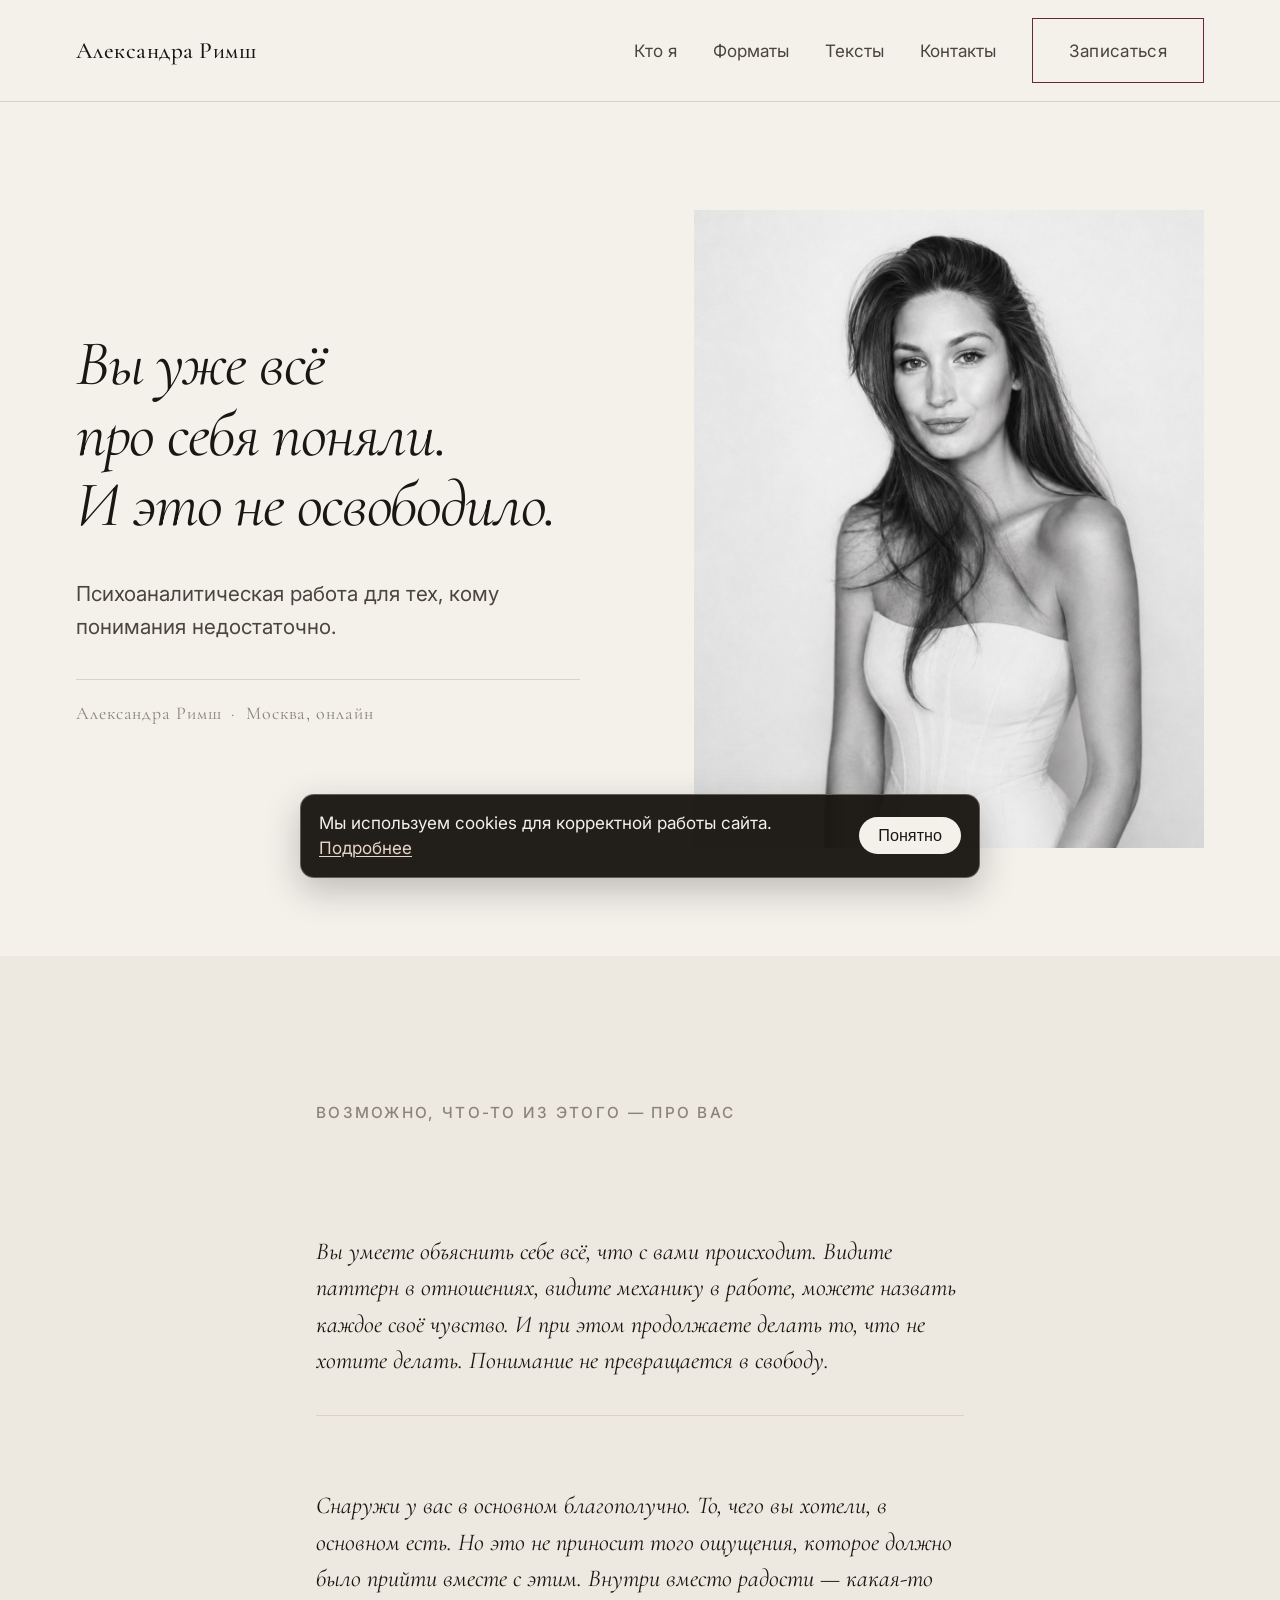
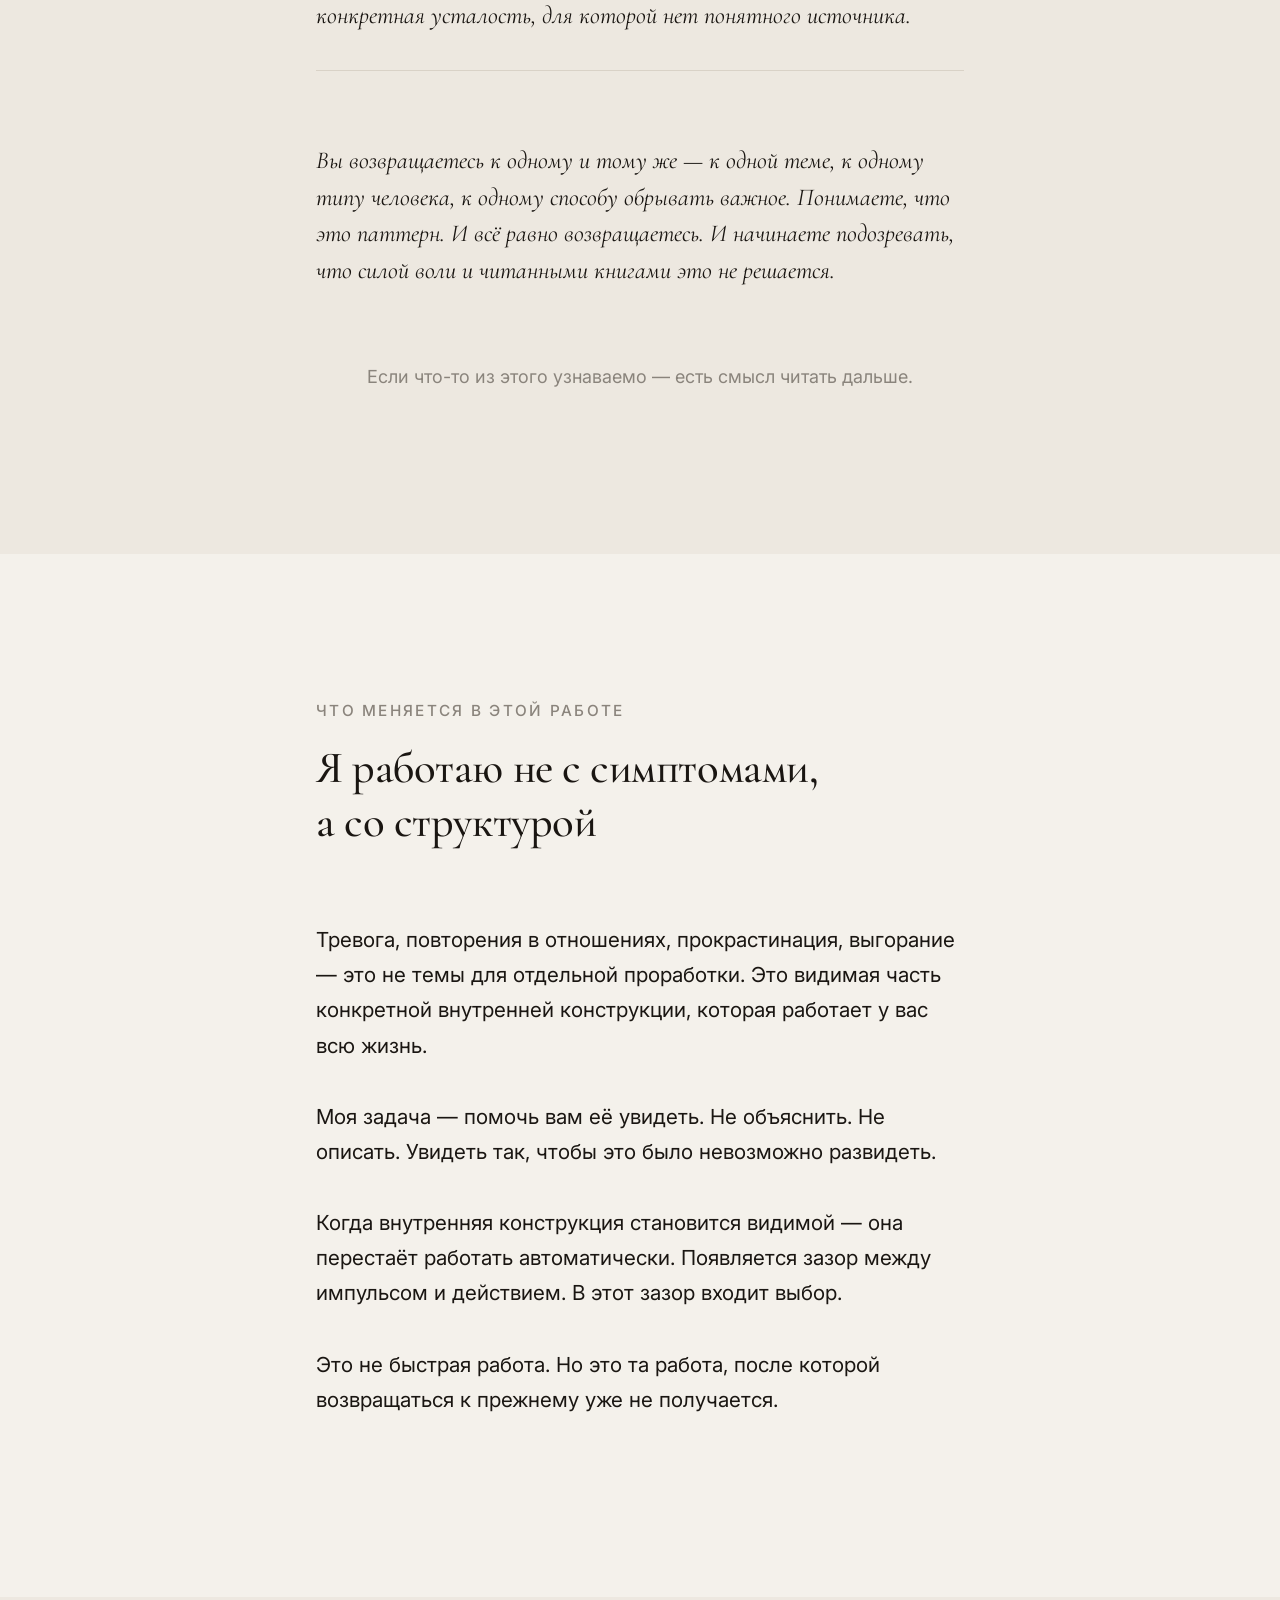
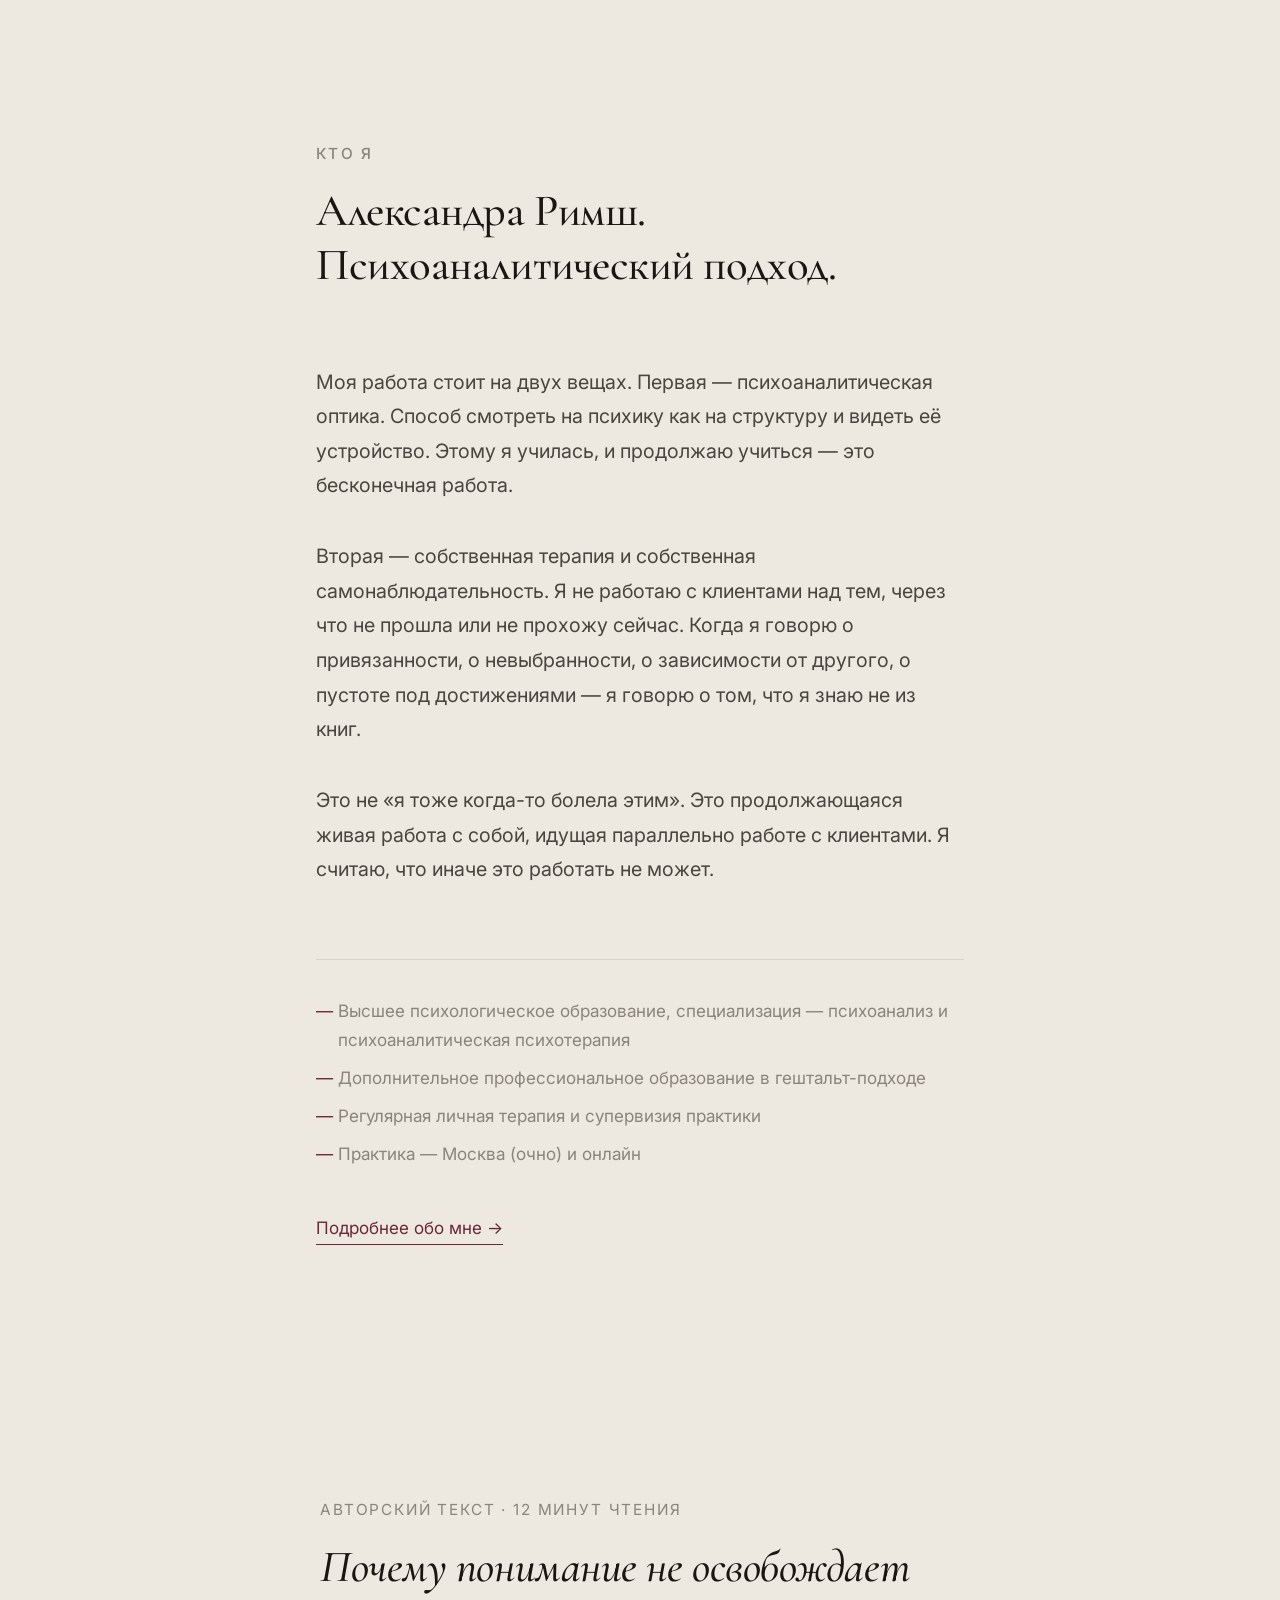
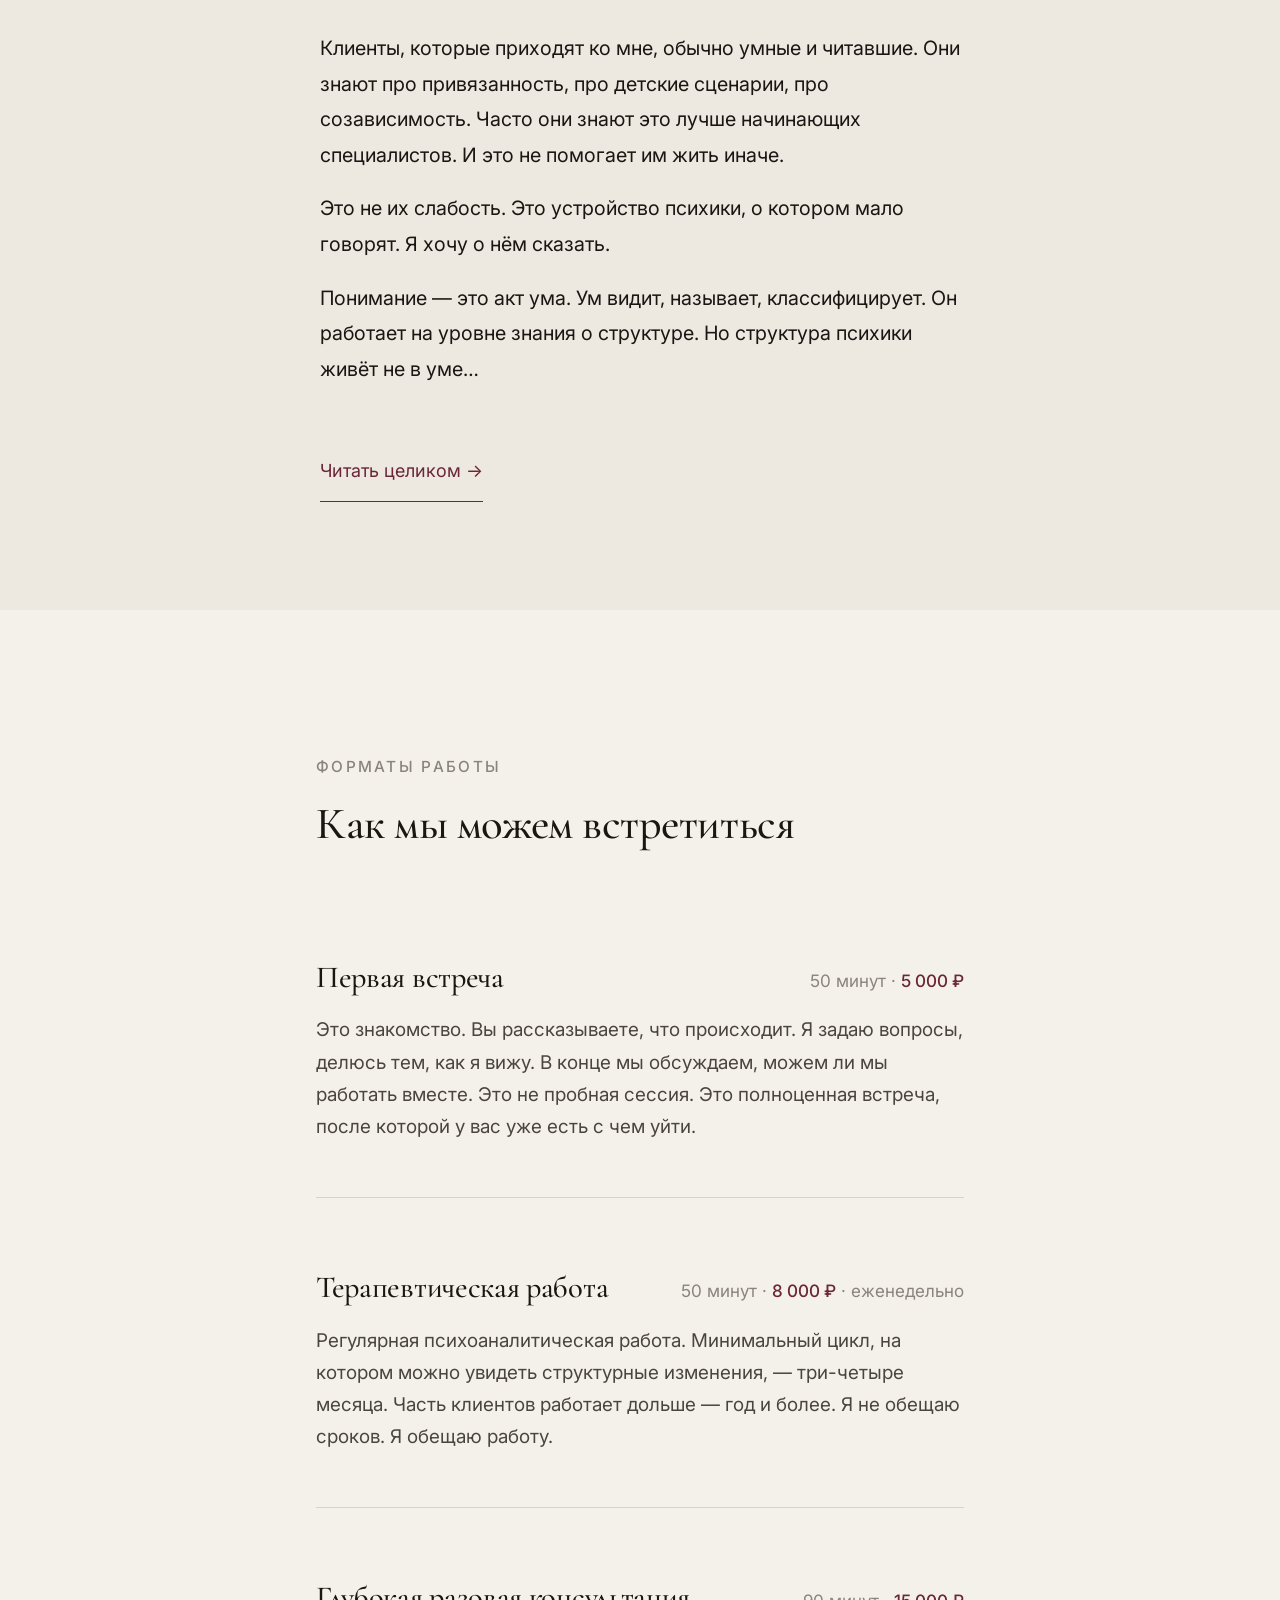
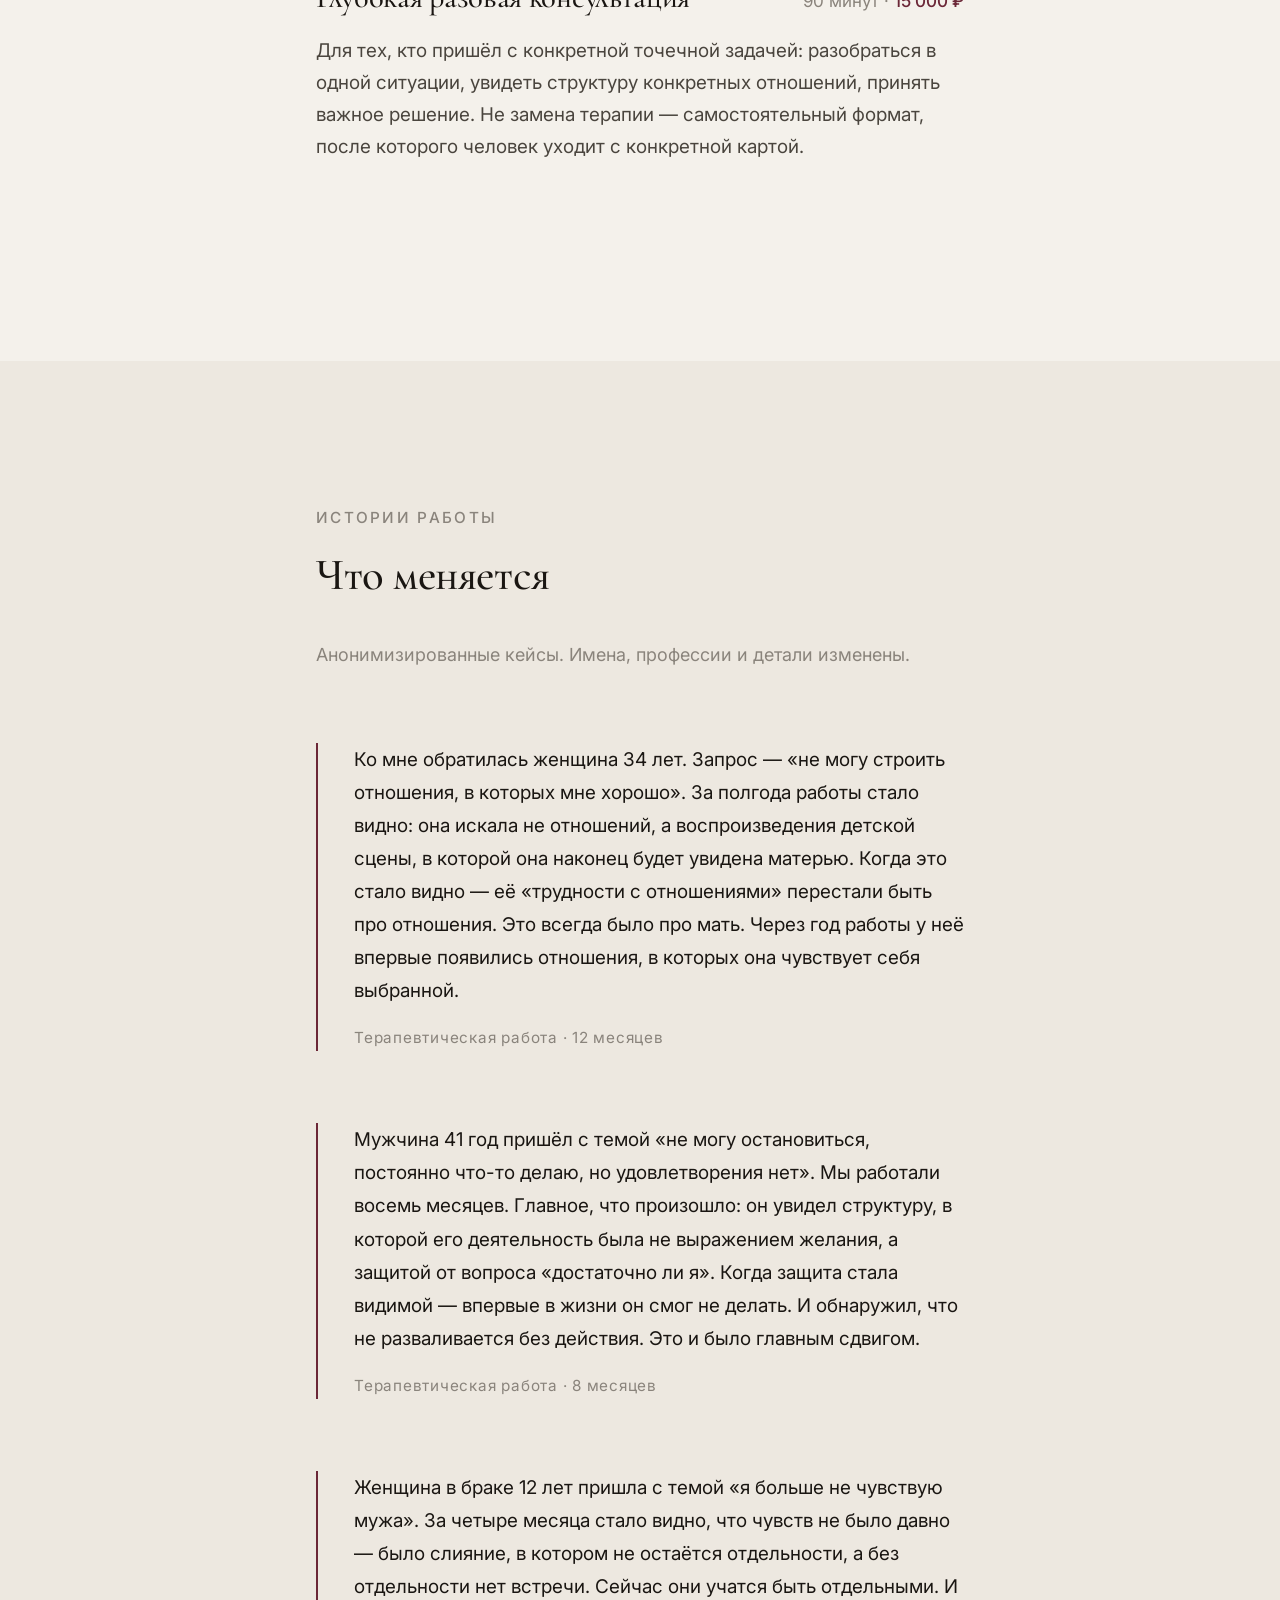
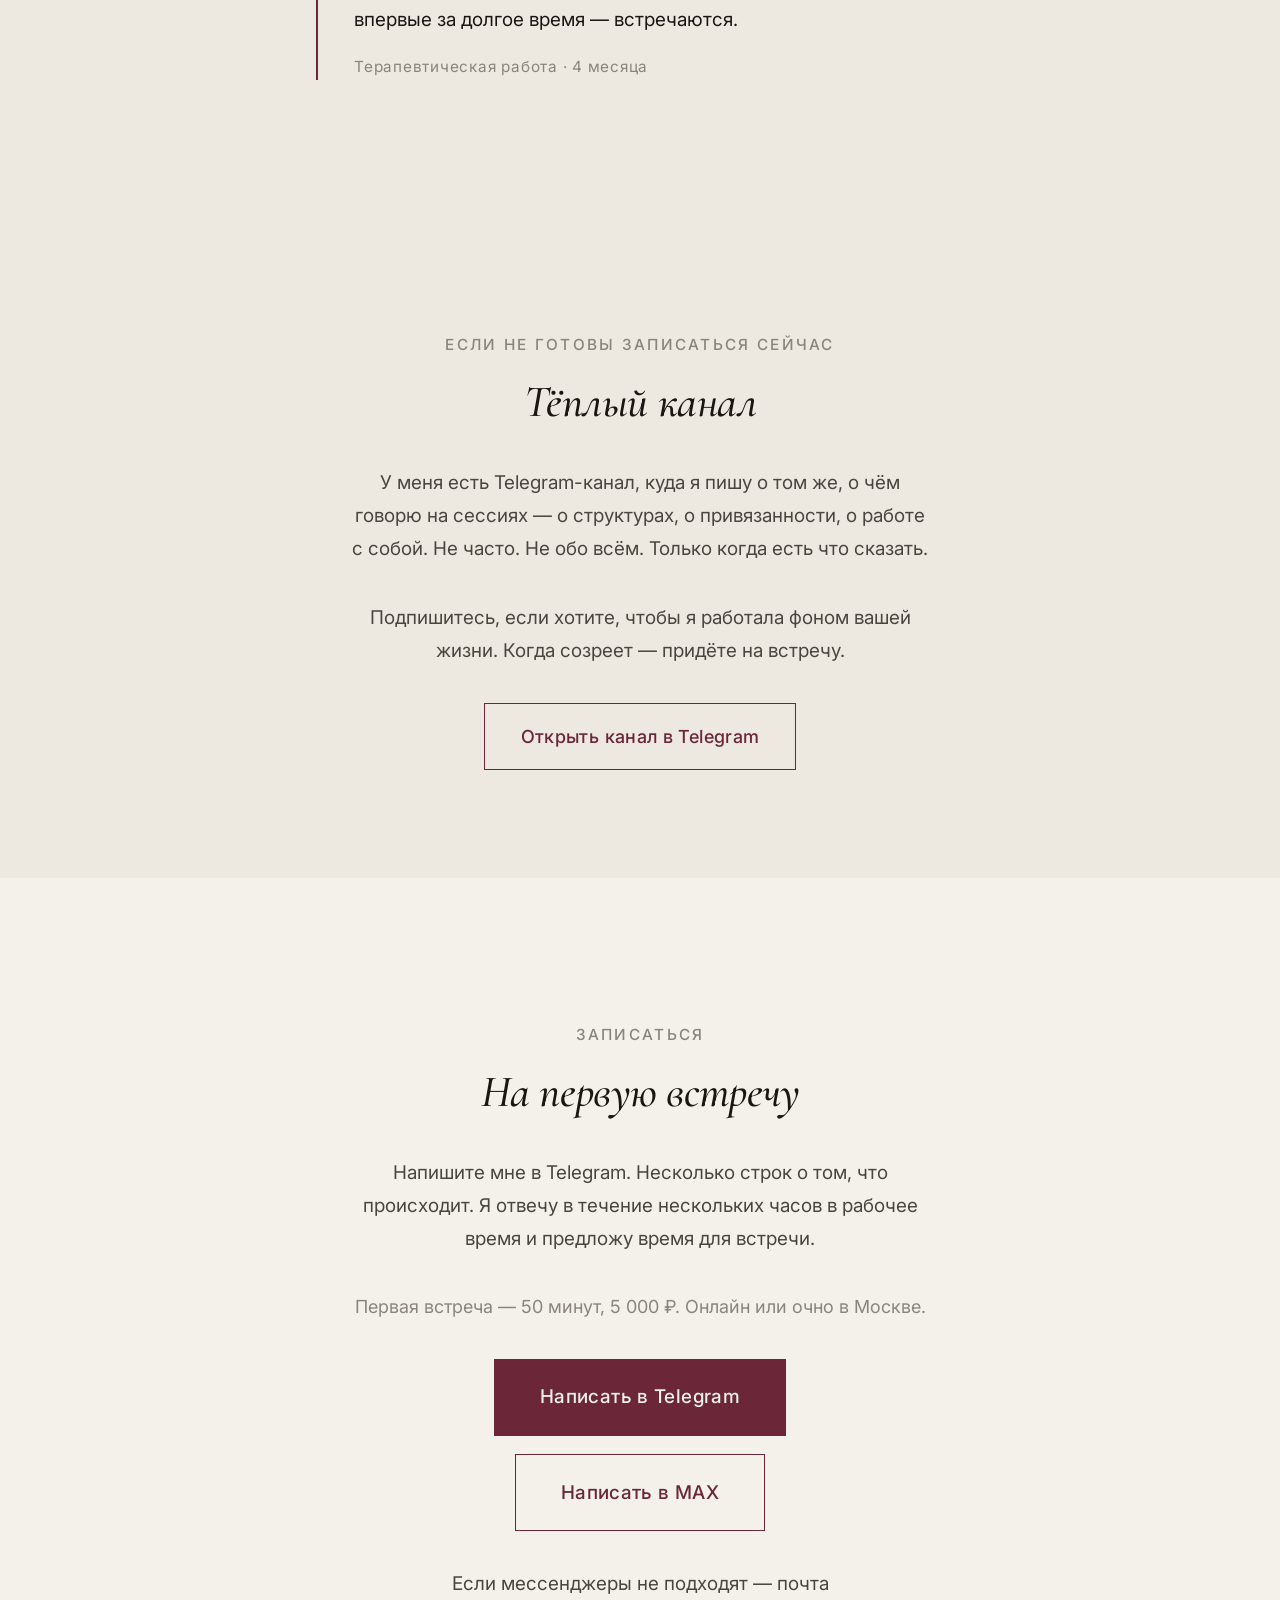
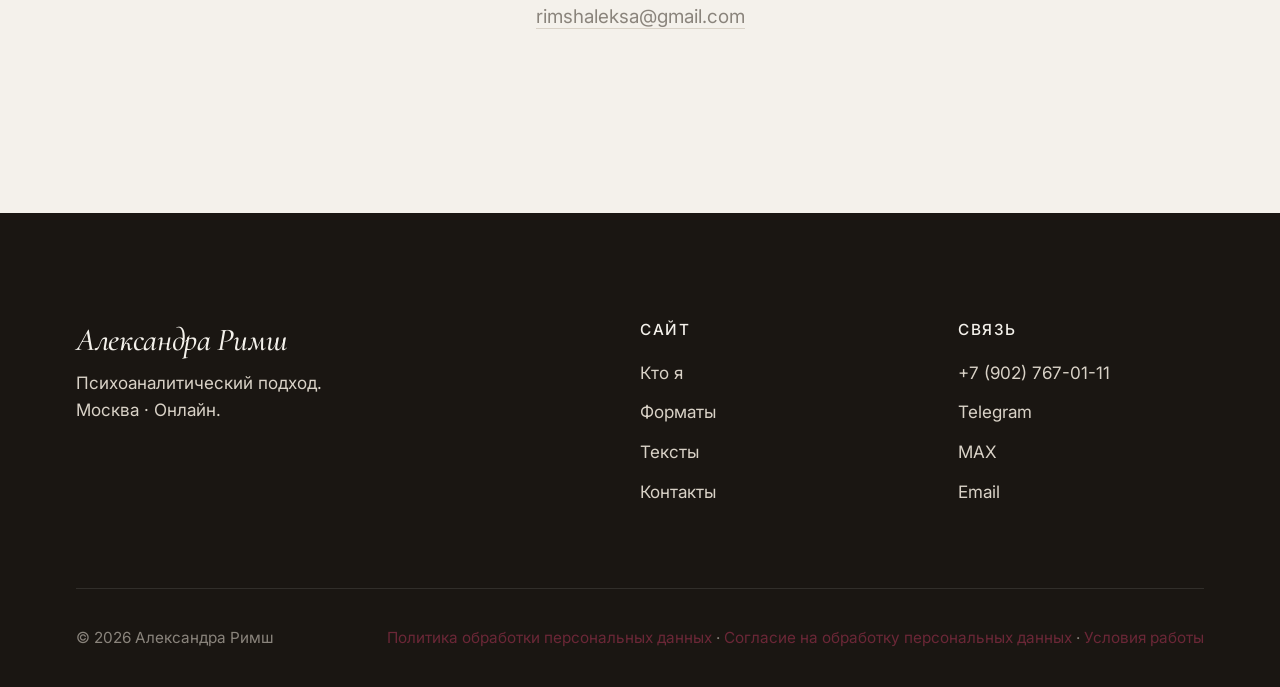
<file: index.html>
<!DOCTYPE html>
<html lang="ru">
<head>
  <meta charset="UTF-8">
  <meta name="viewport" content="width=device-width, initial-scale=1.0">

  <title>Александра Римш — психоаналитическая работа · Москва, онлайн</title>
  <meta name="description" content="Психоаналитический подход для тех, у кого с пониманием себя всё в порядке — и кто при этом не свободен. Москва и онлайн. Александра Римш.">
  <link rel="canonical" href="https://sasharimsh.ru/">

  <!-- Open Graph -->
  <meta property="og:type" content="website">
  <meta property="og:url" content="https://sasharimsh.ru/">
  <meta property="og:title" content="Александра Римш — психоаналитическая работа">
  <meta property="og:description" content="Психоаналитический подход для тех, у кого с пониманием себя всё в порядке — и кто при этом не свободен.">
  <meta property="og:image" content="https://sasharimsh.ru/images/og-cover.jpg">
  <meta property="og:locale" content="ru_RU">

  <!-- Twitter Card -->
  <meta name="twitter:card" content="summary_large_image">
  <meta name="twitter:image" content="https://sasharimsh.ru/images/og-cover.jpg">
  <meta name="twitter:title" content="Александра Римш — психоаналитическая работа">
  <meta name="twitter:description" content="Психоаналитический подход для тех, кто уже всё про себя понял — и не освободился.">

  <link rel="stylesheet" href="css/style.css">
  <link rel="icon" type="image/png" href="images/favicon.png">
</head>
<body>

  <!-- ШАПКА -->
  <header class="site-header">
    <div class="site-header__inner">
      <a href="/" class="site-header__logo">Александра Римш</a>
      <button class="site-nav__toggle" aria-label="Меню" aria-expanded="false">
        <svg viewBox="0 0 24 24" fill="none" stroke="currentColor" stroke-width="1.5">
          <line x1="3" y1="6" x2="21" y2="6"/>
          <line x1="3" y1="12" x2="21" y2="12"/>
          <line x1="3" y1="18" x2="21" y2="18"/>
        </svg>
      </button>
      <nav class="site-nav">
        <a href="about.html">Кто я</a>
        <a href="services.html">Форматы</a>
        <a href="articles.html">Тексты</a>
        <a href="contacts.html">Контакты</a>
        <a href="#zapis" class="button button--outline">Записаться</a>
      </nav>
    </div>
  </header>

  <!-- HERO -->
  <section class="hero">
    <div class="hero__inner">
      <div class="hero__content">
        <h1>
          <span>Вы уже всё</span>
          <span>про себя поняли.</span>
          <span>И это не освободило.</span>
        </h1>
        <p class="hero__subtitle">
          Психоаналитическая работа для тех, кому понимания недостаточно.
        </p>
        <div class="hero__name">
          Александра Римш &nbsp;·&nbsp; Москва, онлайн
        </div>
      </div>
      <div class="hero__image">
        <img
          src="images/hero-portrait.jpg"
          alt="Александра Римш"
          class="hero__portrait"
          loading="eager"
        >
      </div>
    </div>
  </section>

  <!-- УЗНАВАНИЕ -->
  <section class="section section--soft">
    <div class="container-narrow">
      <div class="section__title fade-in">
        <div class="section__label">Возможно, что-то из этого — про вас</div>
      </div>

      <div class="recognition__items">
        <div class="recognition__item fade-in">
          Вы умеете объяснить себе всё, что с вами происходит. Видите паттерн в отношениях, видите механику в работе, можете назвать каждое своё чувство. И при этом продолжаете делать то, что не хотите делать. Понимание не превращается в свободу.
        </div>

        <div class="recognition__item fade-in">
          Снаружи у вас в основном благополучно. То, чего вы хотели, в основном есть. Но это не приносит того ощущения, которое должно было прийти вместе с этим. Внутри вместо радости — какая-то конкретная усталость, для которой нет понятного источника.
        </div>

        <div class="recognition__item fade-in">
          Вы возвращаетесь к одному и тому же — к одной теме, к одному типу человека, к одному способу обрывать важное. Понимаете, что это паттерн. И всё равно возвращаетесь. И начинаете подозревать, что силой воли и читанными книгами это не решается.
        </div>
      </div>

      <p class="recognition__connector fade-in">
        Если что-то из этого узнаваемо — есть смысл читать дальше.
      </p>
    </div>
  </section>

  <!-- ОБЕЩАНИЕ -->
  <section class="section">
    <div class="container-narrow promise">
      <div class="section__title fade-in">
        <div class="section__label">Что меняется в этой работе</div>
        <h2>Я работаю не с симптомами,<br>а со структурой</h2>
      </div>

      <div class="fade-in">
        <p>
          Тревога, повторения в отношениях, прокрастинация, выгорание — это не темы для отдельной проработки. Это видимая часть конкретной внутренней конструкции, которая работает у вас всю жизнь.
        </p>
        <p>
          Моя задача — помочь вам её увидеть. Не объяснить. Не описать. Увидеть так, чтобы это было невозможно развидеть.
        </p>
        <p>
          Когда внутренняя конструкция становится видимой — она перестаёт работать автоматически. Появляется зазор между импульсом и действием. В этот зазор входит выбор.
        </p>
        <p>
          Это не быстрая работа. Но это та работа, после которой возвращаться к прежнему уже не получается.
        </p>
      </div>
    </div>
  </section>

  <!-- КТО Я -->
  <section class="section section--soft">
    <div class="container-narrow about-block">
      <div class="section__title fade-in">
        <div class="section__label">Кто я</div>
        <h2>Александра Римш.<br>Психоаналитический подход.</h2>
      </div>

      <div class="about-block__content fade-in">
        <p>
          Моя работа стоит на двух вещах. Первая — психоаналитическая оптика. Способ смотреть на психику как на структуру и видеть её устройство. Этому я училась, и продолжаю учиться — это бесконечная работа.
        </p>
        <p>
          Вторая — собственная терапия и собственная самонаблюдательность. Я не работаю с клиентами над тем, через что не прошла или не прохожу сейчас. Когда я говорю о привязанности, о невыбранности, о зависимости от другого, о пустоте под достижениями — я говорю о том, что я знаю не из книг.
        </p>
        <p>
          Это не «я тоже когда-то болела этим». Это продолжающаяся живая работа с собой, идущая параллельно работе с клиентами. Я считаю, что иначе это работать не может.
        </p>

        <ul class="about-block__credentials">
          <li>Высшее психологическое образование, специализация — психоанализ и психоаналитическая психотерапия</li>
          <li>Дополнительное профессиональное образование в гештальт-подходе</li>
          <li>Регулярная личная терапия и супервизия практики</li>
          <li>Практика — Москва (очно) и онлайн</li>
        </ul>

        <a href="about.html" class="about-block__more">Подробнее обо мне →</a>
      </div>
    </div>
  </section>

  <!-- ОБРАЗЕЦ ОПТИКИ (превью) -->
  <section class="essay-preview">
    <div class="essay-preview__inner fade-in">
      <div class="essay-preview__label">Авторский текст · 12 минут чтения</div>
      <h2>Почему понимание не освобождает</h2>

      <p>
        Клиенты, которые приходят ко мне, обычно умные и читавшие. Они знают про привязанность, про детские сценарии, про созависимость. Часто они знают это лучше начинающих специалистов. И это не помогает им жить иначе.
      </p>
      <p>
        Это не их слабость. Это устройство психики, о котором мало говорят. Я хочу о нём сказать.
      </p>
      <p>
        Понимание — это акт ума. Ум видит, называет, классифицирует. Он работает на уровне знания о структуре. Но структура психики живёт не в уме…
      </p>

      <a href="article-1.html" class="essay-preview__more">
        Читать целиком →
      </a>
    </div>
  </section>

  <!-- ФОРМАТЫ РАБОТЫ -->
  <section class="section">
    <div class="container-narrow">
      <div class="section__title fade-in">
        <div class="section__label">Форматы работы</div>
        <h2>Как мы можем встретиться</h2>
      </div>

      <div class="formats">
        <article class="format fade-in">
          <header class="format__header">
            <h3 class="format__title">Первая встреча</h3>
            <span class="format__meta">50 минут · <span class="format__price">5 000 ₽</span></span>
          </header>
          <p class="format__description">
            Это знакомство. Вы рассказываете, что происходит. Я задаю вопросы, делюсь тем, как я вижу. В конце мы обсуждаем, можем ли мы работать вместе. Это не пробная сессия. Это полноценная встреча, после которой у вас уже есть с чем уйти.
          </p>
        </article>

        <article class="format fade-in">
          <header class="format__header">
            <h3 class="format__title">Терапевтическая работа</h3>
            <span class="format__meta">50 минут · <span class="format__price">8 000 ₽</span> · еженедельно</span>
          </header>
          <p class="format__description">
            Регулярная психоаналитическая работа. Минимальный цикл, на котором можно увидеть структурные изменения, — три-четыре месяца. Часть клиентов работает дольше — год и более. Я не обещаю сроков. Я обещаю работу.
          </p>
        </article>

        <article class="format fade-in">
          <header class="format__header">
            <h3 class="format__title">Глубокая разовая консультация</h3>
            <span class="format__meta">90 минут · <span class="format__price">15 000 ₽</span></span>
          </header>
          <p class="format__description">
            Для тех, кто пришёл с конкретной точечной задачей: разобраться в одной ситуации, увидеть структуру конкретных отношений, принять важное решение. Не замена терапии — самостоятельный формат, после которого человек уходит с конкретной картой.
          </p>
        </article>
      </div>
    </div>
  </section>

  <!-- ИСТОРИИ РАБОТЫ -->
  <section class="section section--soft">
    <div class="container-narrow">
      <div class="section__title fade-in">
        <div class="section__label">Истории работы</div>
        <h2>Что меняется</h2>
        <p style="font-size: 1rem; color: var(--color-text-muted); margin-top: 1rem;">
          Анонимизированные кейсы. Имена, профессии и детали изменены.
        </p>
      </div>

      <div class="stories">
        <div class="story fade-in">
          <p>
            Ко мне обратилась женщина 34 лет. Запрос — «не могу строить отношения, в которых мне хорошо». За полгода работы стало видно: она искала не отношений, а воспроизведения детской сцены, в которой она наконец будет увидена матерью. Когда это стало видно — её «трудности с отношениями» перестали быть про отношения. Это всегда было про мать. Через год работы у неё впервые появились отношения, в которых она чувствует себя выбранной.
          </p>
          <div class="story__meta">Терапевтическая работа · 12 месяцев</div>
        </div>

        <div class="story fade-in">
          <p>
            Мужчина 41 год пришёл с темой «не могу остановиться, постоянно что-то делаю, но удовлетворения нет». Мы работали восемь месяцев. Главное, что произошло: он увидел структуру, в которой его деятельность была не выражением желания, а защитой от вопроса «достаточно ли я». Когда защита стала видимой — впервые в жизни он смог не делать. И обнаружил, что не разваливается без действия. Это и было главным сдвигом.
          </p>
          <div class="story__meta">Терапевтическая работа · 8 месяцев</div>
        </div>

        <div class="story fade-in">
          <p>
            Женщина в браке 12 лет пришла с темой «я больше не чувствую мужа». За четыре месяца стало видно, что чувств не было давно — было слияние, в котором не остаётся отдельности, а без отдельности нет встречи. Сейчас они учатся быть отдельными. И впервые за долгое время — встречаются.
          </p>
          <div class="story__meta">Терапевтическая работа · 4 месяца</div>
        </div>
      </div>
    </div>
  </section>

  <!-- TELEGRAM -->
  <section class="telegram-block">
    <div class="telegram-block__inner fade-in">
      <div class="section__label">Если не готовы записаться сейчас</div>
      <h2>Тёплый канал</h2>
      <p>
        У меня есть Telegram-канал, куда я пишу о том же, о чём говорю на сессиях — о структурах, о привязанности, о работе с собой. Не часто. Не обо всём. Только когда есть что сказать.
      </p>
      <p>
        Подпишитесь, если хотите, чтобы я работала фоном вашей жизни. Когда созреет — придёте на встречу.
      </p>
      <a href="https://t.me/rimsh_sasha" class="button button--outline" target="_blank" rel="noopener">
        Открыть канал в Telegram
      </a>
    </div>
  </section>

  <!-- ЗАПИСЬ -->
  <section class="booking" id="zapis">
    <div class="booking__inner fade-in">
      <div class="section__label">Записаться</div>
      <h2>На первую встречу</h2>
      <p>
        Напишите мне в Telegram. Несколько строк о том, что происходит. Я отвечу в течение нескольких часов в рабочее время и предложу время для встречи.
      </p>
      <p style="font-size: 1rem; color: var(--color-text-muted);">
        Первая встреча — 50 минут, 5 000 ₽. Онлайн или очно в Москве.
      </p>

      <div class="booking__buttons">
        <a href="https://t.me/rimshsasha" class="button button--large" target="_blank" rel="noopener">
          Написать в Telegram
        </a>
        <a href="https://max.ru/u/f9LHodD0cOJApQzXgV6zJ4LXHf2I33DKzBzjT7hP4PG8Oo-cxSB2oq-m4-8" class="button button--outline button--large" target="_blank" rel="noopener">
          Написать в MAX
        </a>
      </div>

      <p class="booking__alternative">
        Если мессенджеры не подходят — почта <a href="mailto:rimshaleksa@gmail.com">rimshaleksa@gmail.com</a>
      </p>
    </div>
  </section>

  <!-- ПОДВАЛ -->
  <footer class="site-footer">
    <div class="site-footer__inner">
      <div class="site-footer__main">
        <div class="site-footer__brand">
          <h3>Александра Римш</h3>
          <p>Психоаналитический подход.<br>Москва · Онлайн.</p>
        </div>

        <div class="site-footer__col">
          <h4>Сайт</h4>
          <ul>
            <li><a href="about.html">Кто я</a></li>
            <li><a href="services.html">Форматы</a></li>
            <li><a href="articles.html">Тексты</a></li>
            <li><a href="contacts.html">Контакты</a></li>
          </ul>
        </div>

        <div class="site-footer__col">
          <h4>Связь</h4>
          <ul>
            <li><a href="tel:+79027670111">+7 (902) 767-01-11</a></li>
            <li><a href="https://t.me/rimshsasha" target="_blank" rel="noopener">Telegram</a></li>
            <li><a href="https://max.ru/u/f9LHodD0cOJApQzXgV6zJ4LXHf2I33DKzBzjT7hP4PG8Oo-cxSB2oq-m4-8" target="_blank" rel="noopener">MAX</a></li>
            <li><a href="mailto:rimshaleksa@gmail.com">Email</a></li>
          </ul>
        </div>
      </div>

      <div class="site-footer__bottom">
        <div>© <span id="current-year">2026</span> Александра Римш</div>
        <div><a href="privacy.html">Политика обработки персональных данных</a> · <a href="consent.html">Согласие на обработку персональных данных</a> · <a href="terms.html">Условия работы</a></div>
      </div>
    </div>
  </footer>

  <script src="js/main.js"></script>
</body>
</html>
</file>
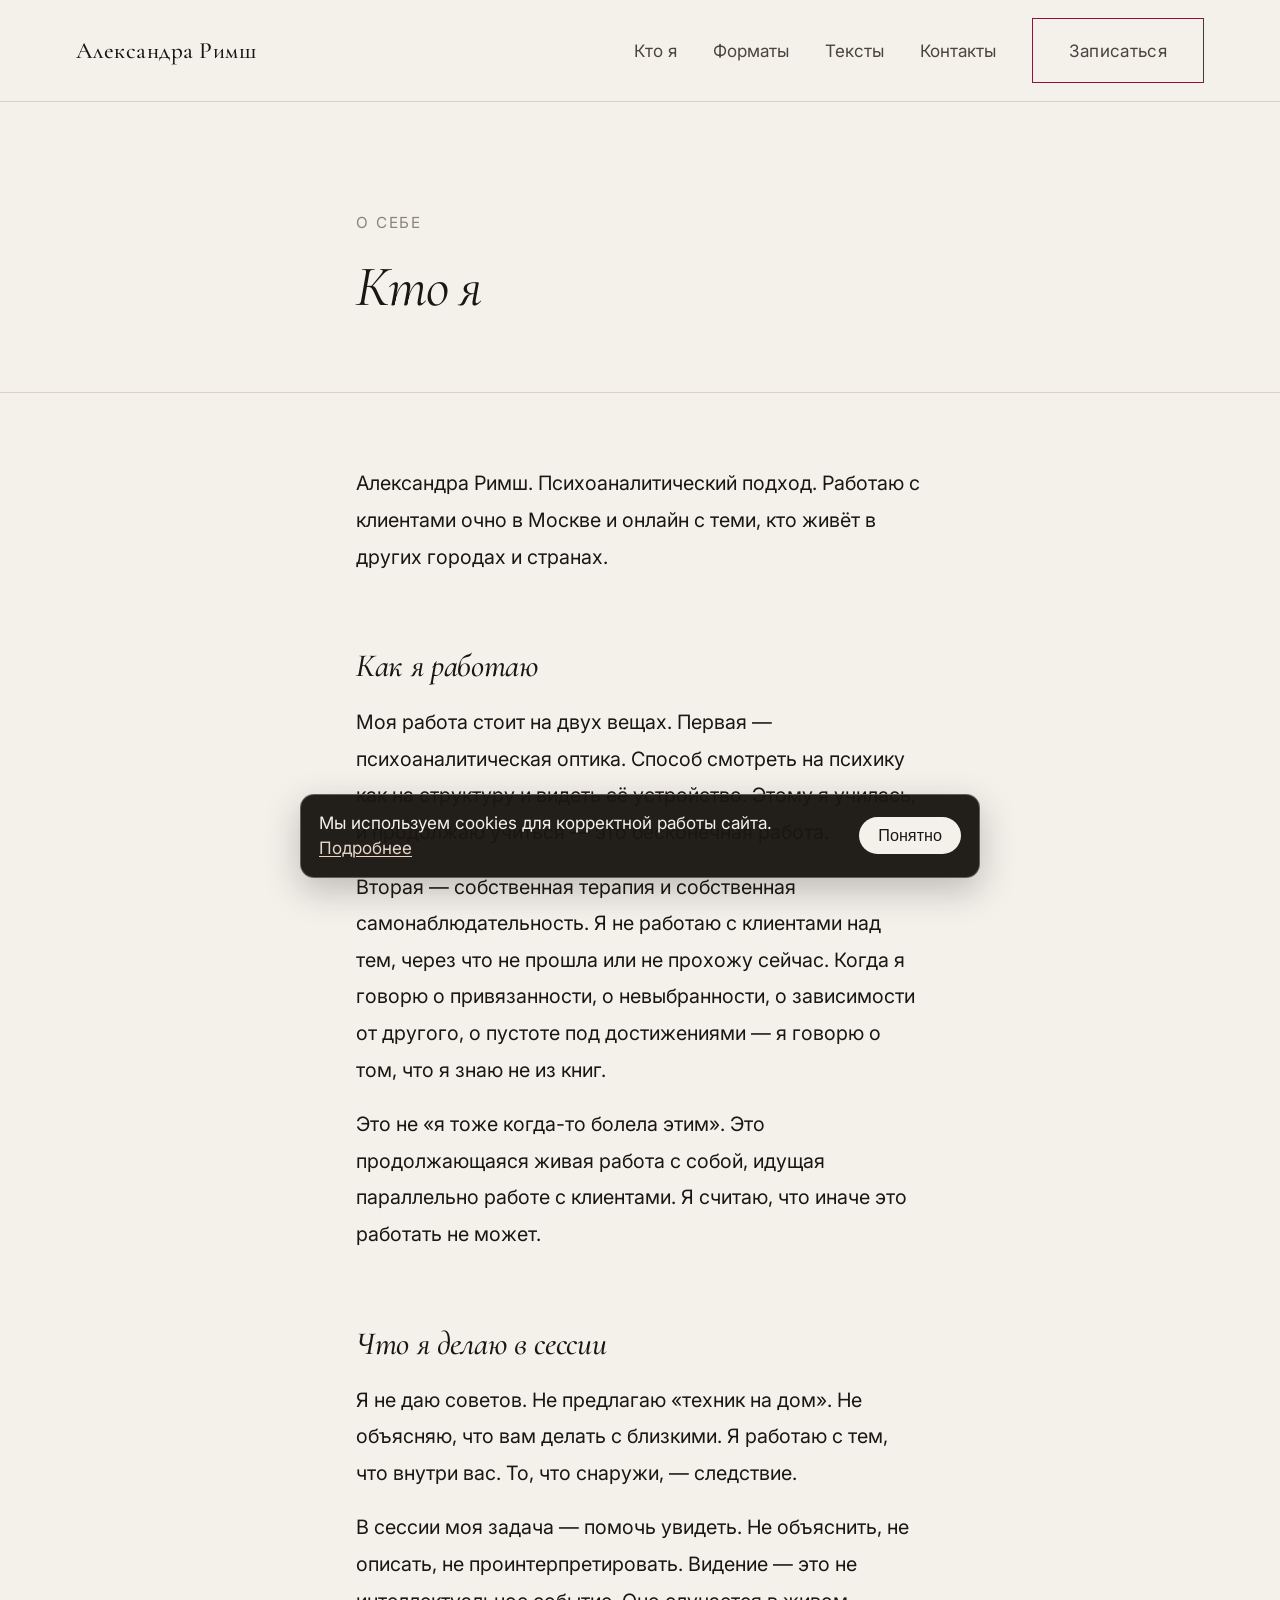
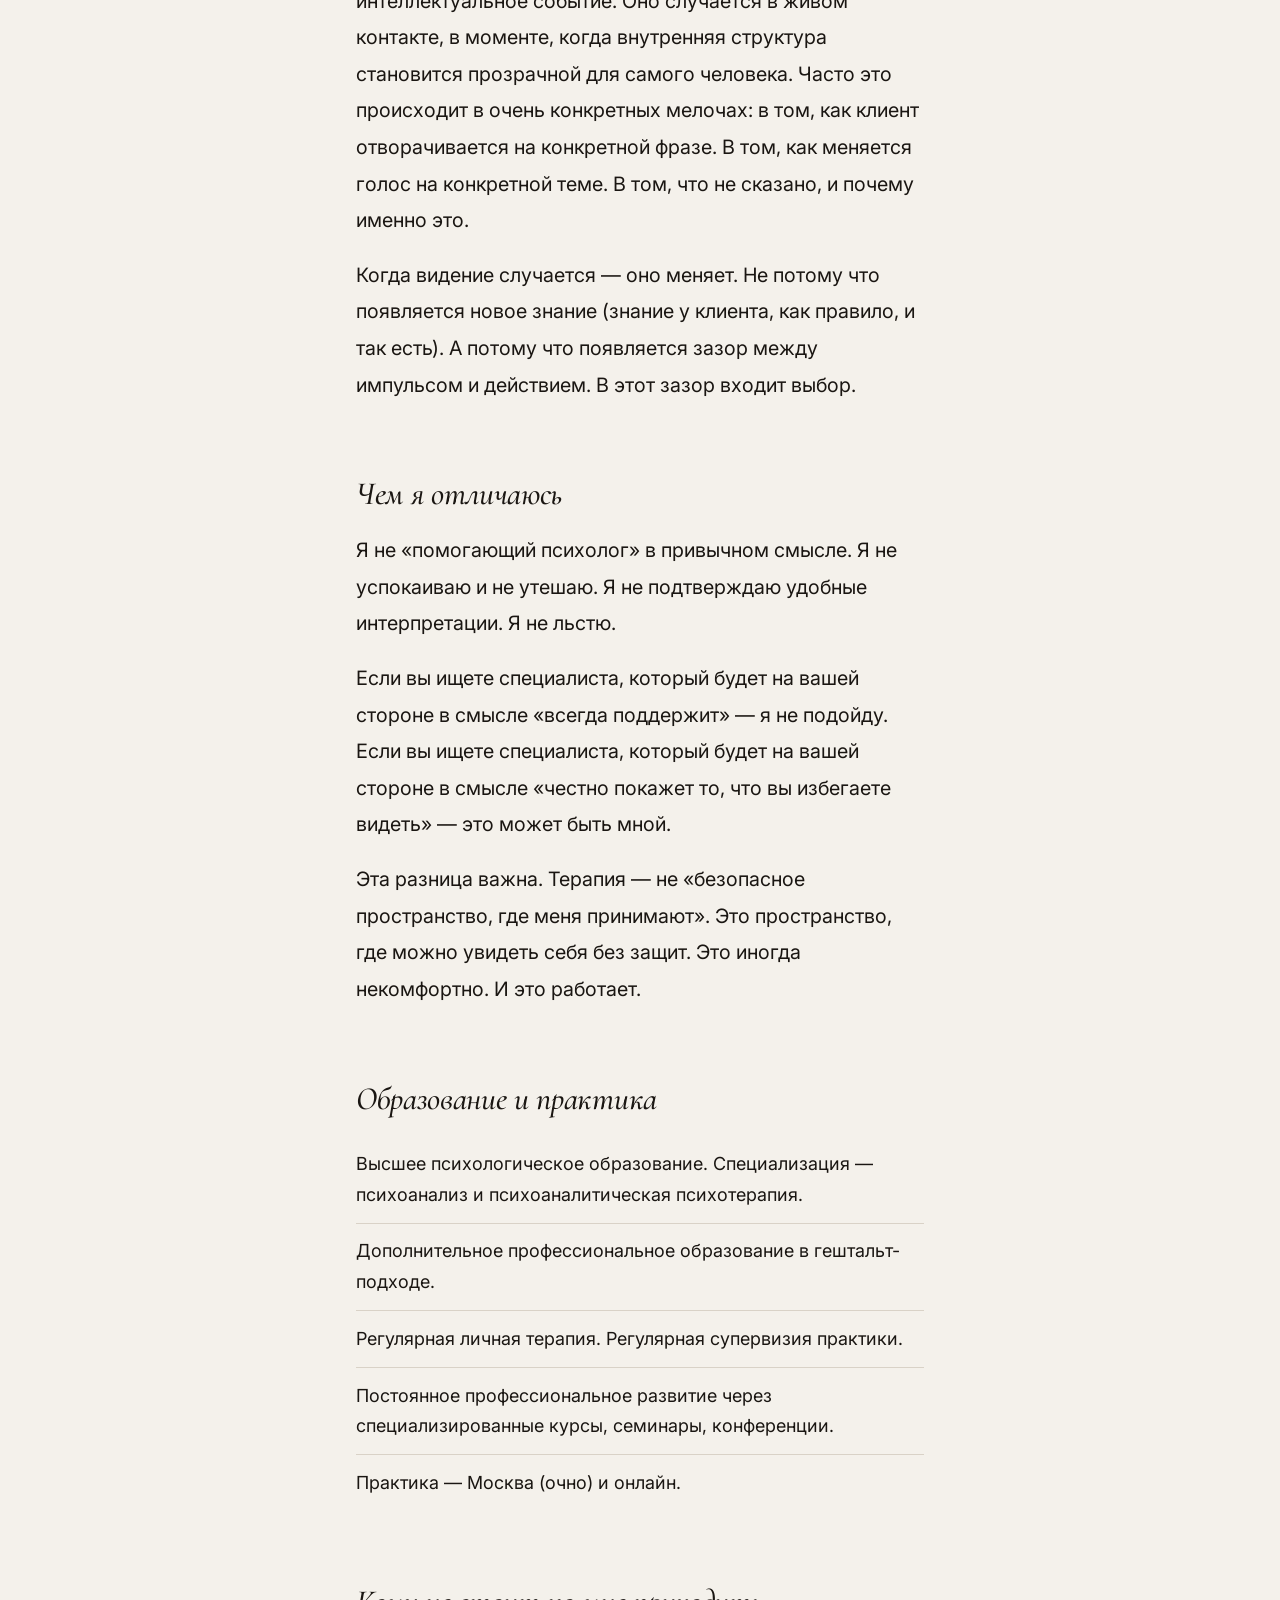
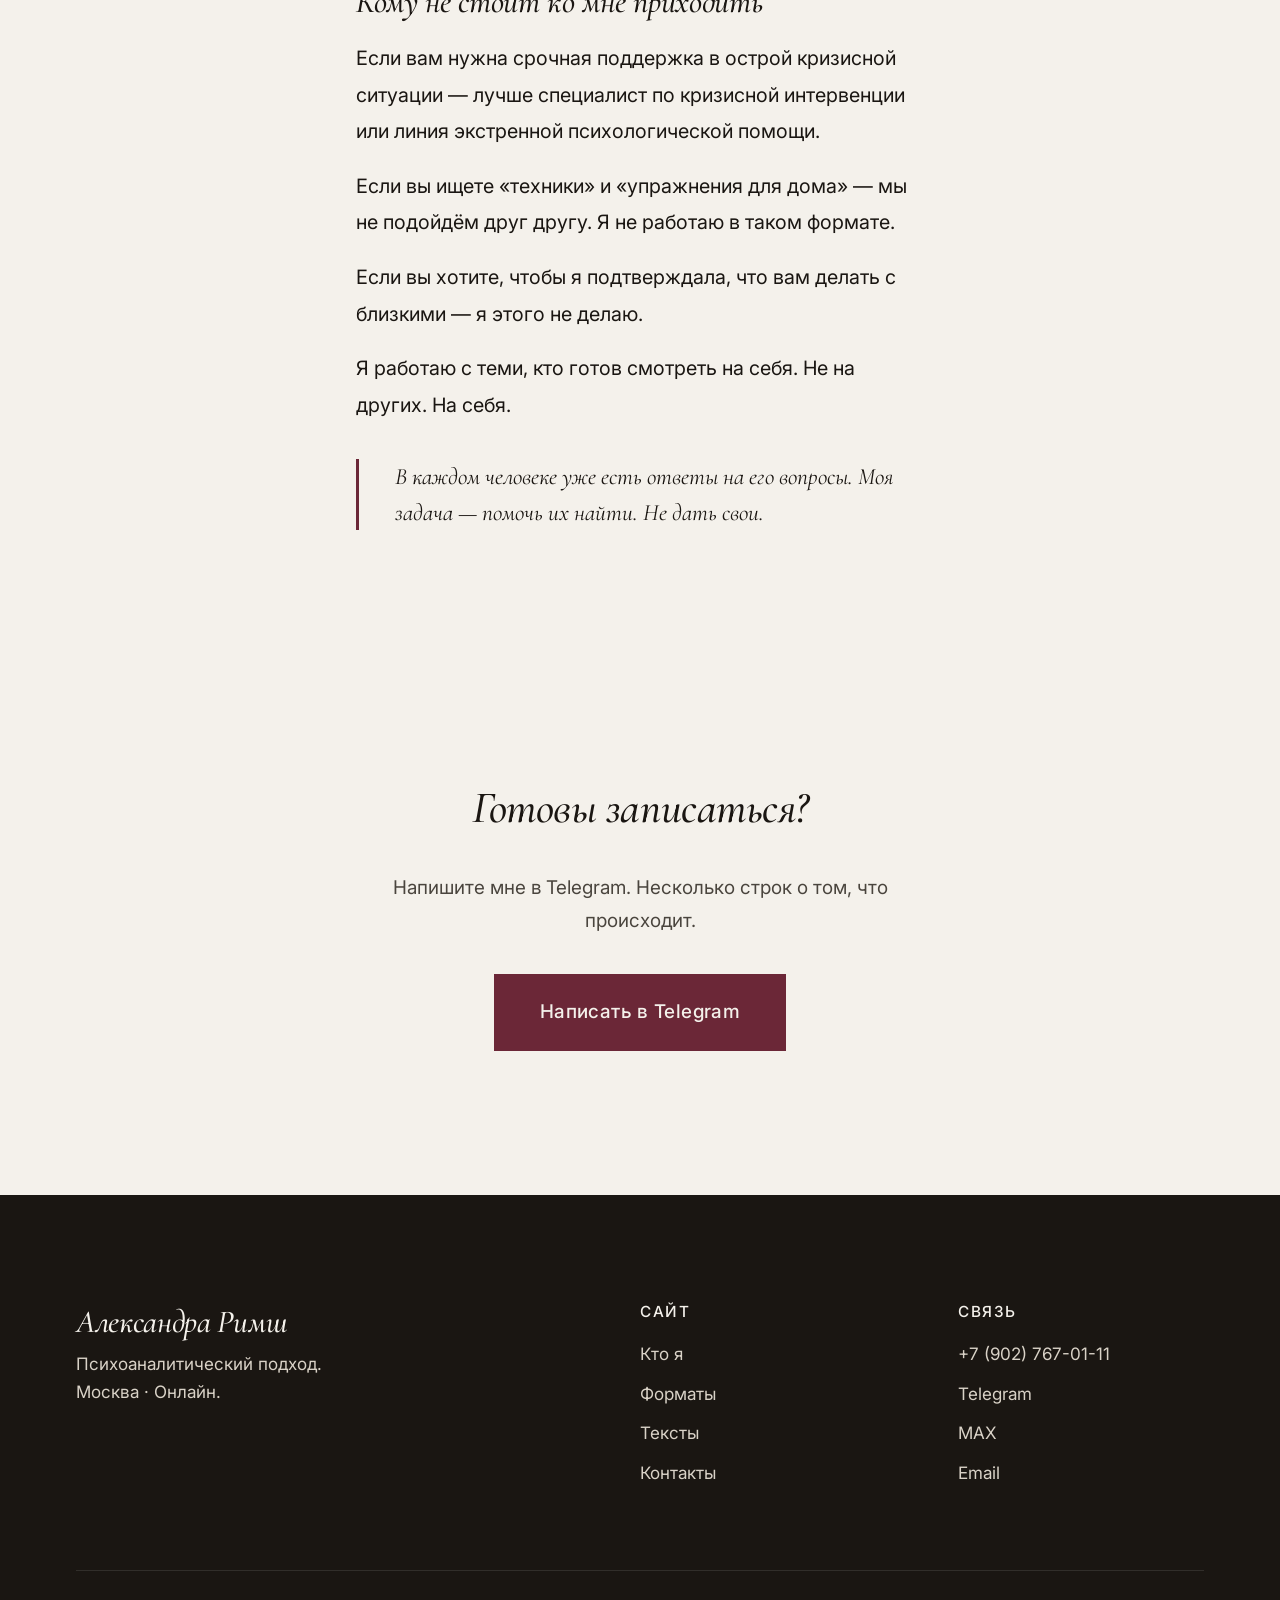
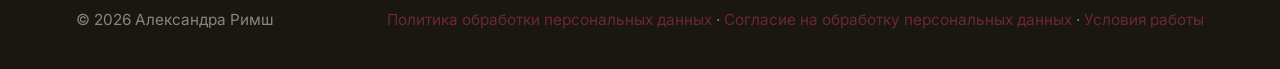
<file: about.html>
<!DOCTYPE html>
<html lang="ru">
<head>
  <meta charset="UTF-8">
  <meta name="viewport" content="width=device-width, initial-scale=1.0">

  <title>Кто я — Александра Римш, психоаналитический подход</title>
  <meta name="description" content="О том, как я работаю и почему. Александра Римш — психоаналитический подход, Москва и онлайн.">
  <link rel="canonical" href="https://sasharimsh.ru/about.html">

  <meta property="og:type" content="profile">
  <meta property="og:url" content="https://sasharimsh.ru/about.html">
  <meta property="og:title" content="Кто я — Александра Римш">
  <meta property="og:description" content="О том, как я работаю и почему.">
  <meta property="og:image" content="https://sasharimsh.ru/images/og-cover.jpg">
  <meta property="og:locale" content="ru_RU">

  <link rel="stylesheet" href="css/style.css">
  <link rel="icon" type="image/png" href="images/favicon.png">
</head>
<body>

  <header class="site-header">
    <div class="site-header__inner">
      <a href="/" class="site-header__logo">Александра Римш</a>
      <button class="site-nav__toggle" aria-label="Меню" aria-expanded="false">
        <svg viewBox="0 0 24 24" fill="none" stroke="currentColor" stroke-width="1.5">
          <line x1="3" y1="6" x2="21" y2="6"/>
          <line x1="3" y1="12" x2="21" y2="12"/>
          <line x1="3" y1="18" x2="21" y2="18"/>
        </svg>
      </button>
      <nav class="site-nav">
        <a href="about.html">Кто я</a>
        <a href="services.html">Форматы</a>
        <a href="articles.html">Тексты</a>
        <a href="contacts.html">Контакты</a>
        <a href="index.html#zapis" class="button button--outline">Записаться</a>
      </nav>
    </div>
  </header>

  <section class="page-header">
    <div class="page-header__inner">
      <div class="page-header__label">О себе</div>
      <h1>Кто я</h1>
    </div>
  </section>

  <section class="article-content">
    <div class="article-content__inner">

      <p class="lead">
        Александра Римш. Психоаналитический подход. Работаю с клиентами очно в Москве и онлайн с теми, кто живёт в других городах и странах.
      </p>

      <h2>Как я работаю</h2>

      <p>
        Моя работа стоит на двух вещах. Первая — психоаналитическая оптика. Способ смотреть на психику как на структуру и видеть её устройство. Этому я училась, и продолжаю учиться — это бесконечная работа.
      </p>

      <p>
        Вторая — собственная терапия и собственная самонаблюдательность. Я не работаю с клиентами над тем, через что не прошла или не прохожу сейчас. Когда я говорю о привязанности, о невыбранности, о зависимости от другого, о пустоте под достижениями — я говорю о том, что я знаю не из книг.
      </p>

      <p>
        Это не «я тоже когда-то болела этим». Это продолжающаяся живая работа с собой, идущая параллельно работе с клиентами. Я считаю, что иначе это работать не может.
      </p>

      <h2>Что я делаю в сессии</h2>

      <p>
        Я не даю советов. Не предлагаю «техник на дом». Не объясняю, что вам делать с близкими. Я работаю с тем, что внутри вас. То, что снаружи, — следствие.
      </p>

      <p>
        В сессии моя задача — помочь увидеть. Не объяснить, не описать, не проинтерпретировать. Видение — это не интеллектуальное событие. Оно случается в живом контакте, в моменте, когда внутренняя структура становится прозрачной для самого человека. Часто это происходит в очень конкретных мелочах: в том, как клиент отворачивается на конкретной фразе. В том, как меняется голос на конкретной теме. В том, что не сказано, и почему именно это.
      </p>

      <p>
        Когда видение случается — оно меняет. Не потому что появляется новое знание (знание у клиента, как правило, и так есть). А потому что появляется зазор между импульсом и действием. В этот зазор входит выбор.
      </p>

      <h2>Чем я отличаюсь</h2>

      <p>
        Я не «помогающий психолог» в привычном смысле. Я не успокаиваю и не утешаю. Я не подтверждаю удобные интерпретации. Я не льстю.
      </p>

      <p>
        Если вы ищете специалиста, который будет на вашей стороне в смысле «всегда поддержит» — я не подойду. Если вы ищете специалиста, который будет на вашей стороне в смысле «честно покажет то, что вы избегаете видеть» — это может быть мной.
      </p>

      <p>
        Эта разница важна. Терапия — не «безопасное пространство, где меня принимают». Это пространство, где можно увидеть себя без защит. Это иногда некомфортно. И это работает.
      </p>

      <h2>Образование и практика</h2>

      <ul style="list-style: none; padding: 0; margin: 1rem 0 2rem;">
        <li style="padding: 0.7rem 0; border-bottom: 1px solid var(--color-line);">
          Высшее психологическое образование. Специализация — психоанализ и психоаналитическая психотерапия.
        </li>
        <li style="padding: 0.7rem 0; border-bottom: 1px solid var(--color-line);">
          Дополнительное профессиональное образование в гештальт-подходе.
        </li>
        <li style="padding: 0.7rem 0; border-bottom: 1px solid var(--color-line);">
          Регулярная личная терапия. Регулярная супервизия практики.
        </li>
        <li style="padding: 0.7rem 0; border-bottom: 1px solid var(--color-line);">
          Постоянное профессиональное развитие через специализированные курсы, семинары, конференции.
        </li>
        <li style="padding: 0.7rem 0;">
          Практика — Москва (очно) и онлайн.
        </li>
      </ul>

      <h2>Кому не стоит ко мне приходить</h2>

      <p>
        Если вам нужна срочная поддержка в острой кризисной ситуации — лучше специалист по кризисной интервенции или линия экстренной психологической помощи.
      </p>

      <p>
        Если вы ищете «техники» и «упражнения для дома» — мы не подойдём друг другу. Я не работаю в таком формате.
      </p>

      <p>
        Если вы хотите, чтобы я подтверждала, что вам делать с близкими — я этого не делаю.
      </p>

      <p>
        Я работаю с теми, кто готов смотреть на себя. Не на других. На себя.
      </p>

      <blockquote>
        В каждом человеке уже есть ответы на его вопросы. Моя задача — помочь их найти. Не дать свои.
      </blockquote>

    </div>
  </section>

  <!-- CTA в конце -->
  <section class="booking">
    <div class="booking__inner">
      <h2>Готовы записаться?</h2>
      <p>
        Напишите мне в Telegram. Несколько строк о том, что происходит.
      </p>
      <div class="booking__buttons">
        <a href="https://t.me/rimshsasha" class="button button--large" target="_blank" rel="noopener">
          Написать в Telegram
        </a>
      </div>
    </div>
  </section>

  <footer class="site-footer">
    <div class="site-footer__inner">
      <div class="site-footer__main">
        <div class="site-footer__brand">
          <h3>Александра Римш</h3>
          <p>Психоаналитический подход.<br>Москва · Онлайн.</p>
        </div>
        <div class="site-footer__col">
          <h4>Сайт</h4>
          <ul>
            <li><a href="about.html">Кто я</a></li>
            <li><a href="services.html">Форматы</a></li>
            <li><a href="articles.html">Тексты</a></li>
            <li><a href="contacts.html">Контакты</a></li>
          </ul>
        </div>
        <div class="site-footer__col">
          <h4>Связь</h4>
          <ul>
            <li><a href="tel:+79027670111">+7 (902) 767-01-11</a></li>
            <li><a href="https://t.me/rimshsasha" target="_blank" rel="noopener">Telegram</a></li>
            <li><a href="https://max.ru/u/f9LHodD0cOJApQzXgV6zJ4LXHf2I33DKzBzjT7hP4PG8Oo-cxSB2oq-m4-8" target="_blank" rel="noopener">MAX</a></li>
            <li><a href="mailto:rimshaleksa@gmail.com">Email</a></li>
          </ul>
        </div>
      </div>
      <div class="site-footer__bottom">
        <div>© <span id="current-year">2026</span> Александра Римш</div>
        <div><a href="privacy.html">Политика обработки персональных данных</a> · <a href="consent.html">Согласие на обработку персональных данных</a> · <a href="terms.html">Условия работы</a></div>
      </div>
    </div>
  </footer>

  <script src="js/main.js"></script>
</body>
</html>
</file>
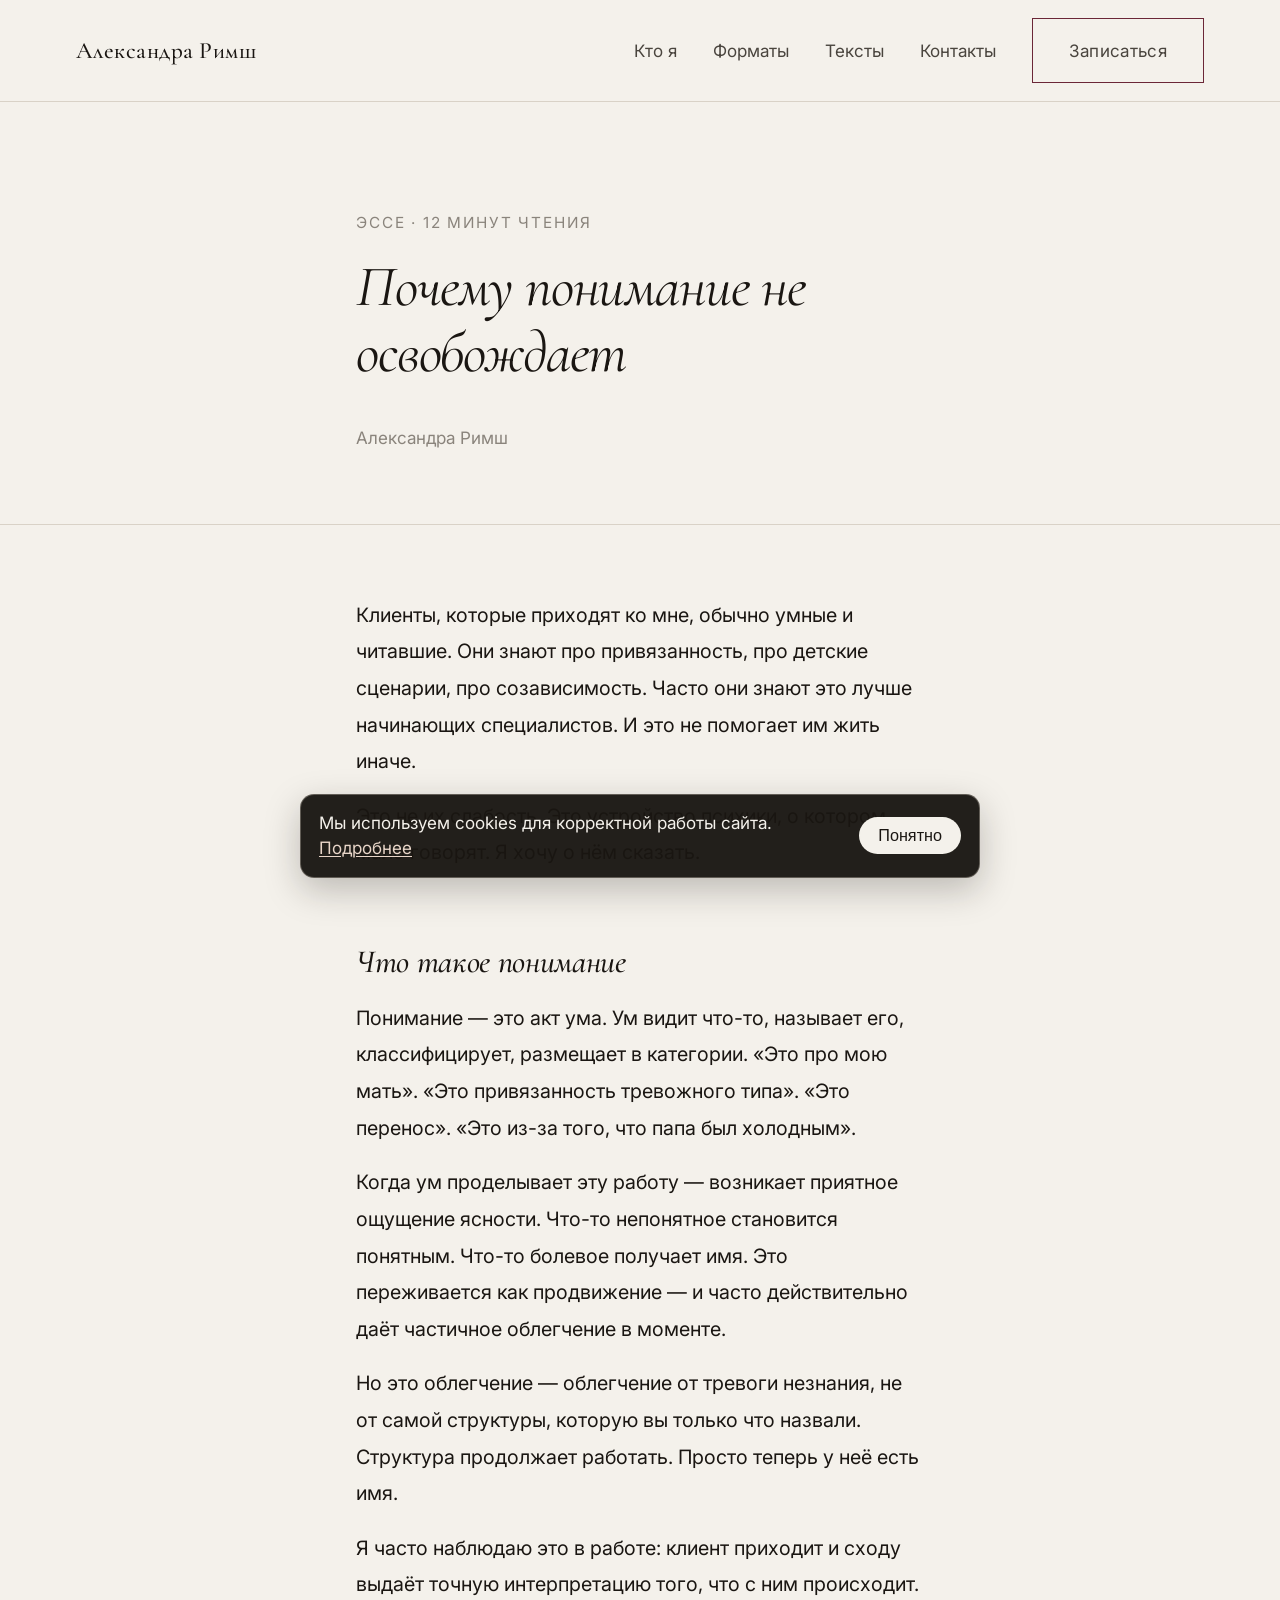
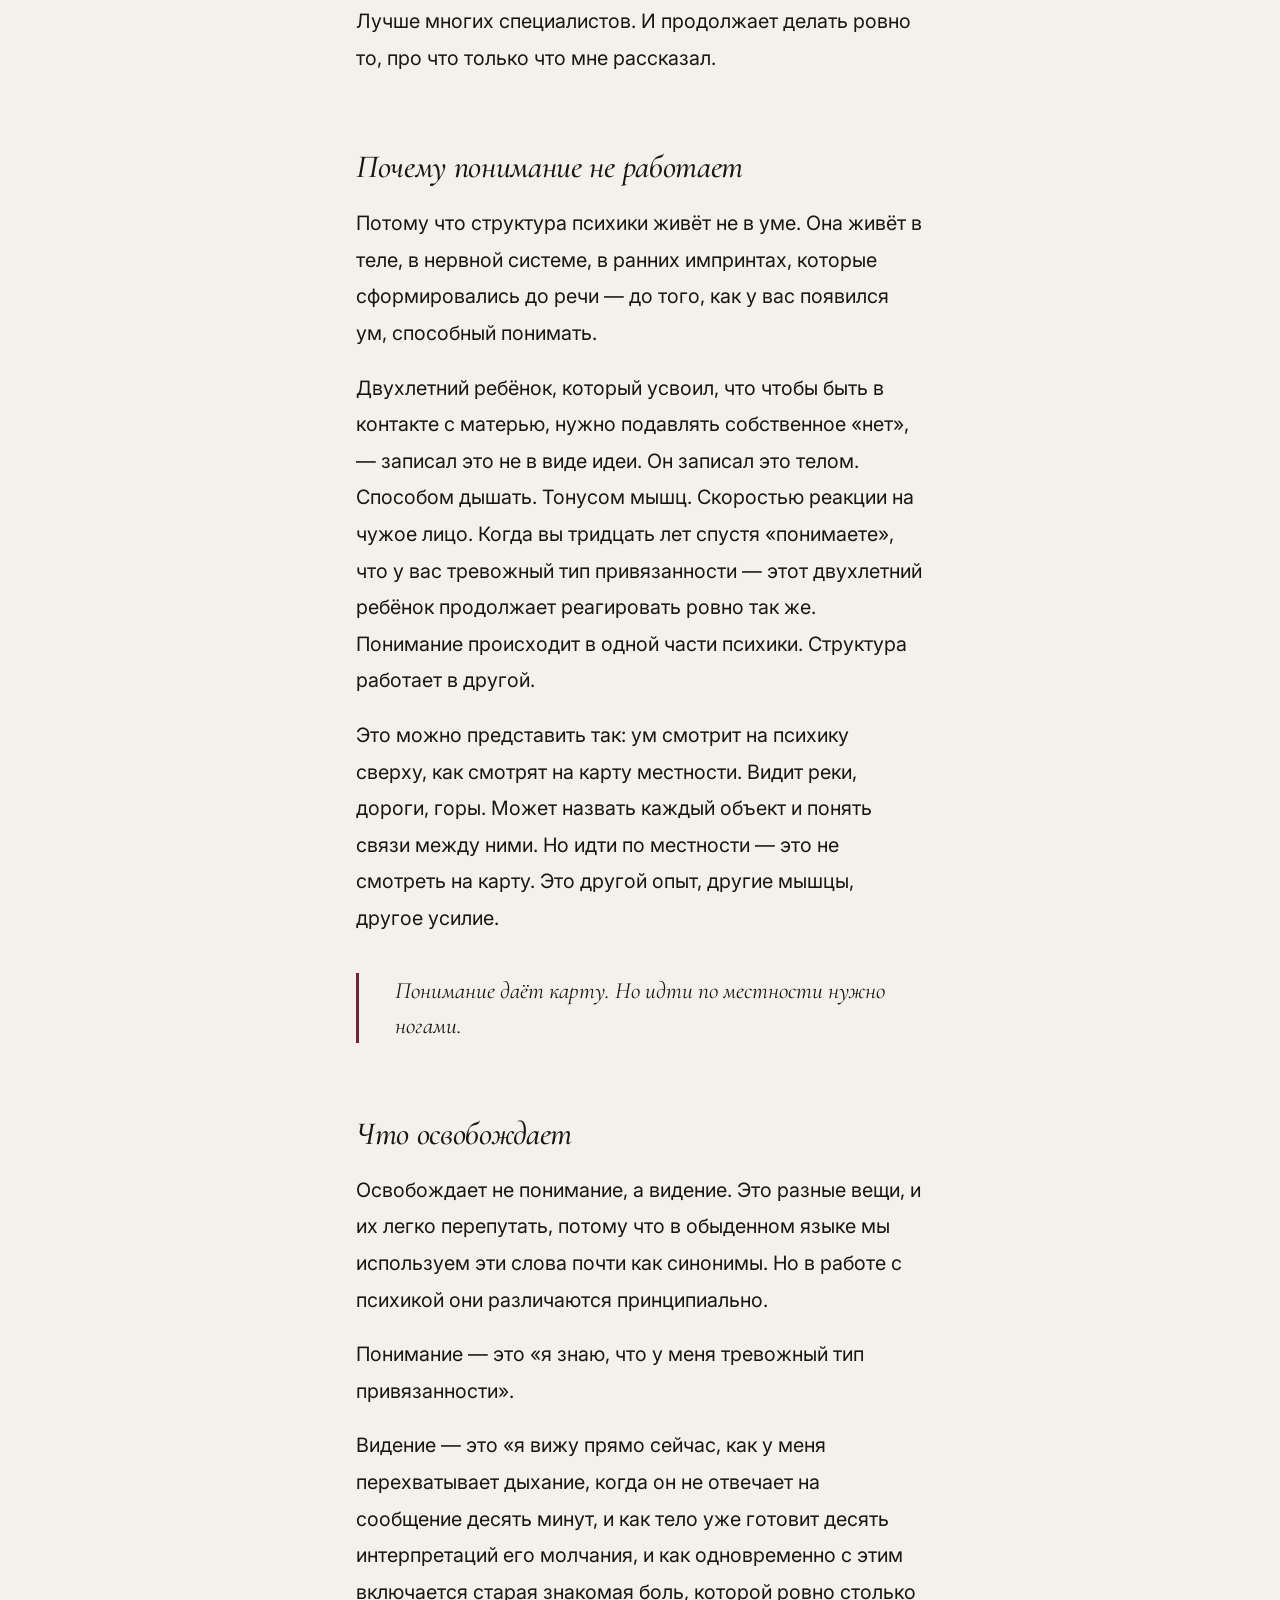
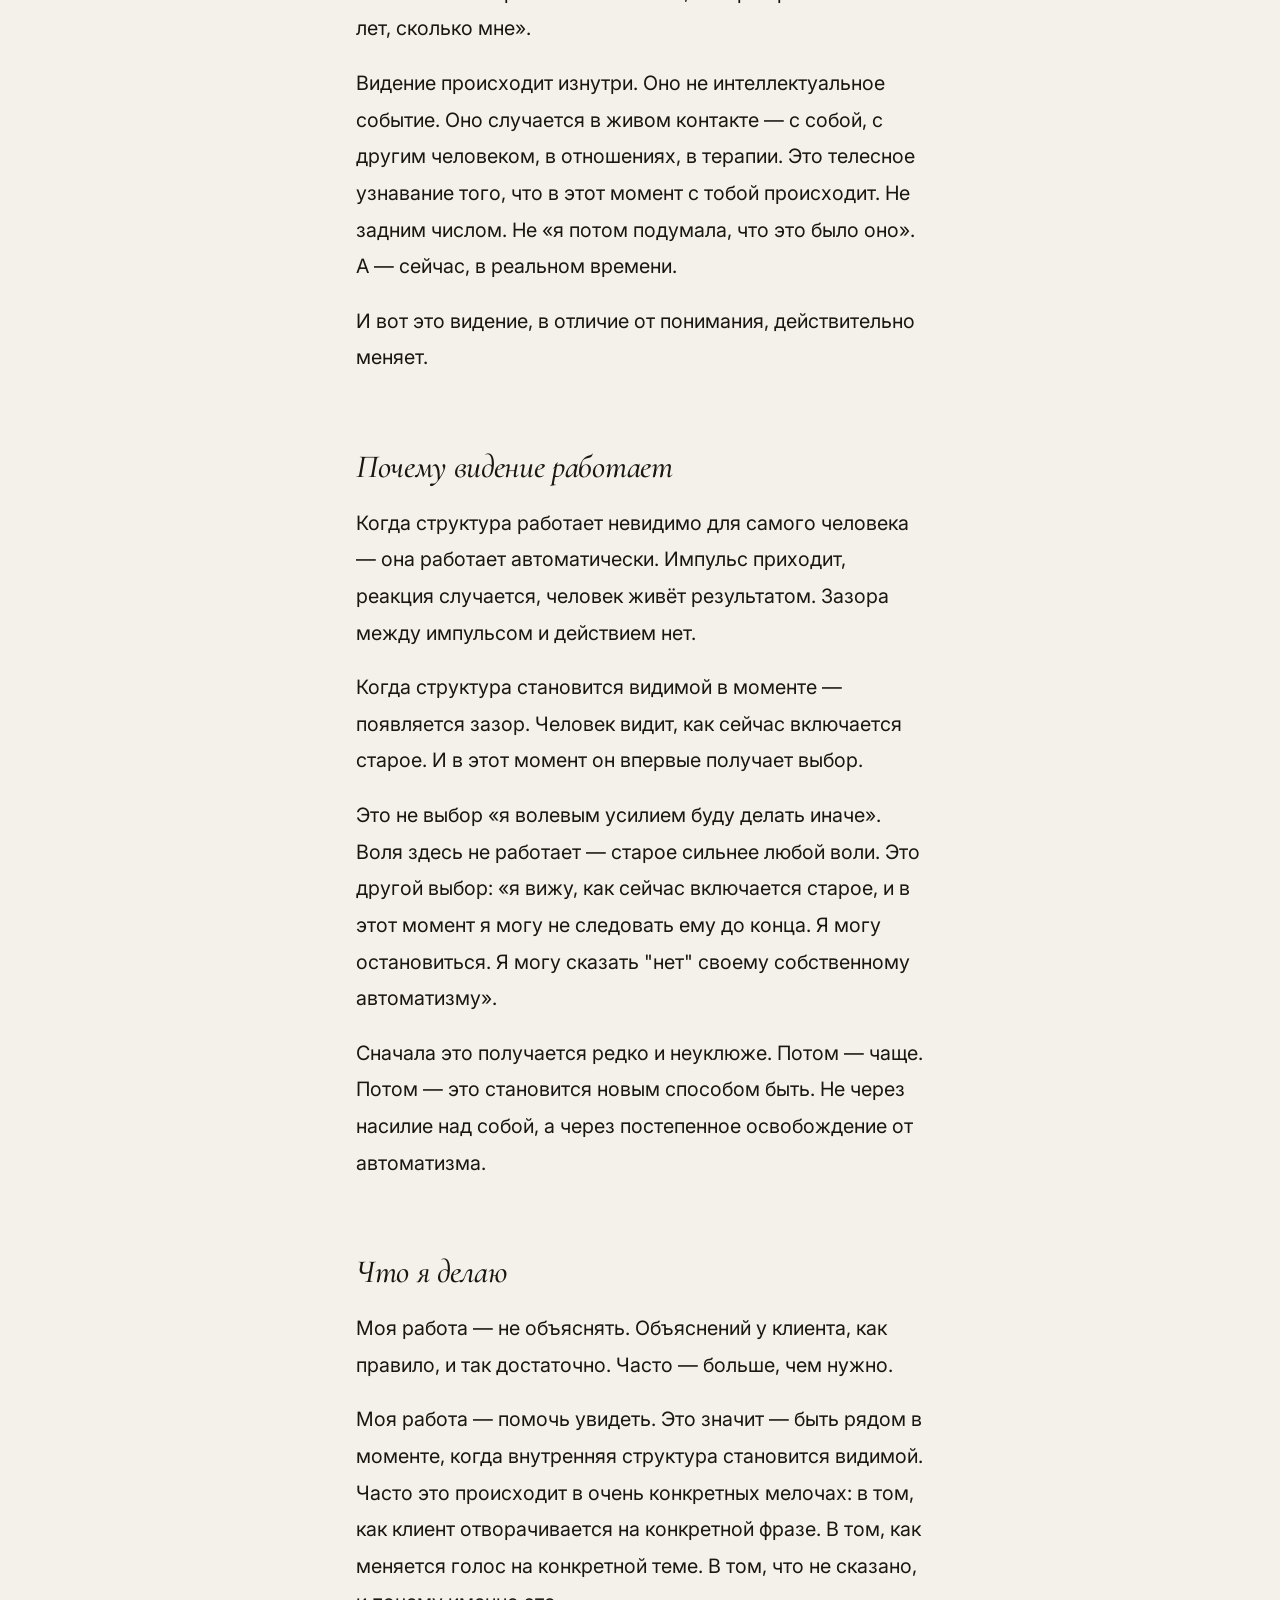
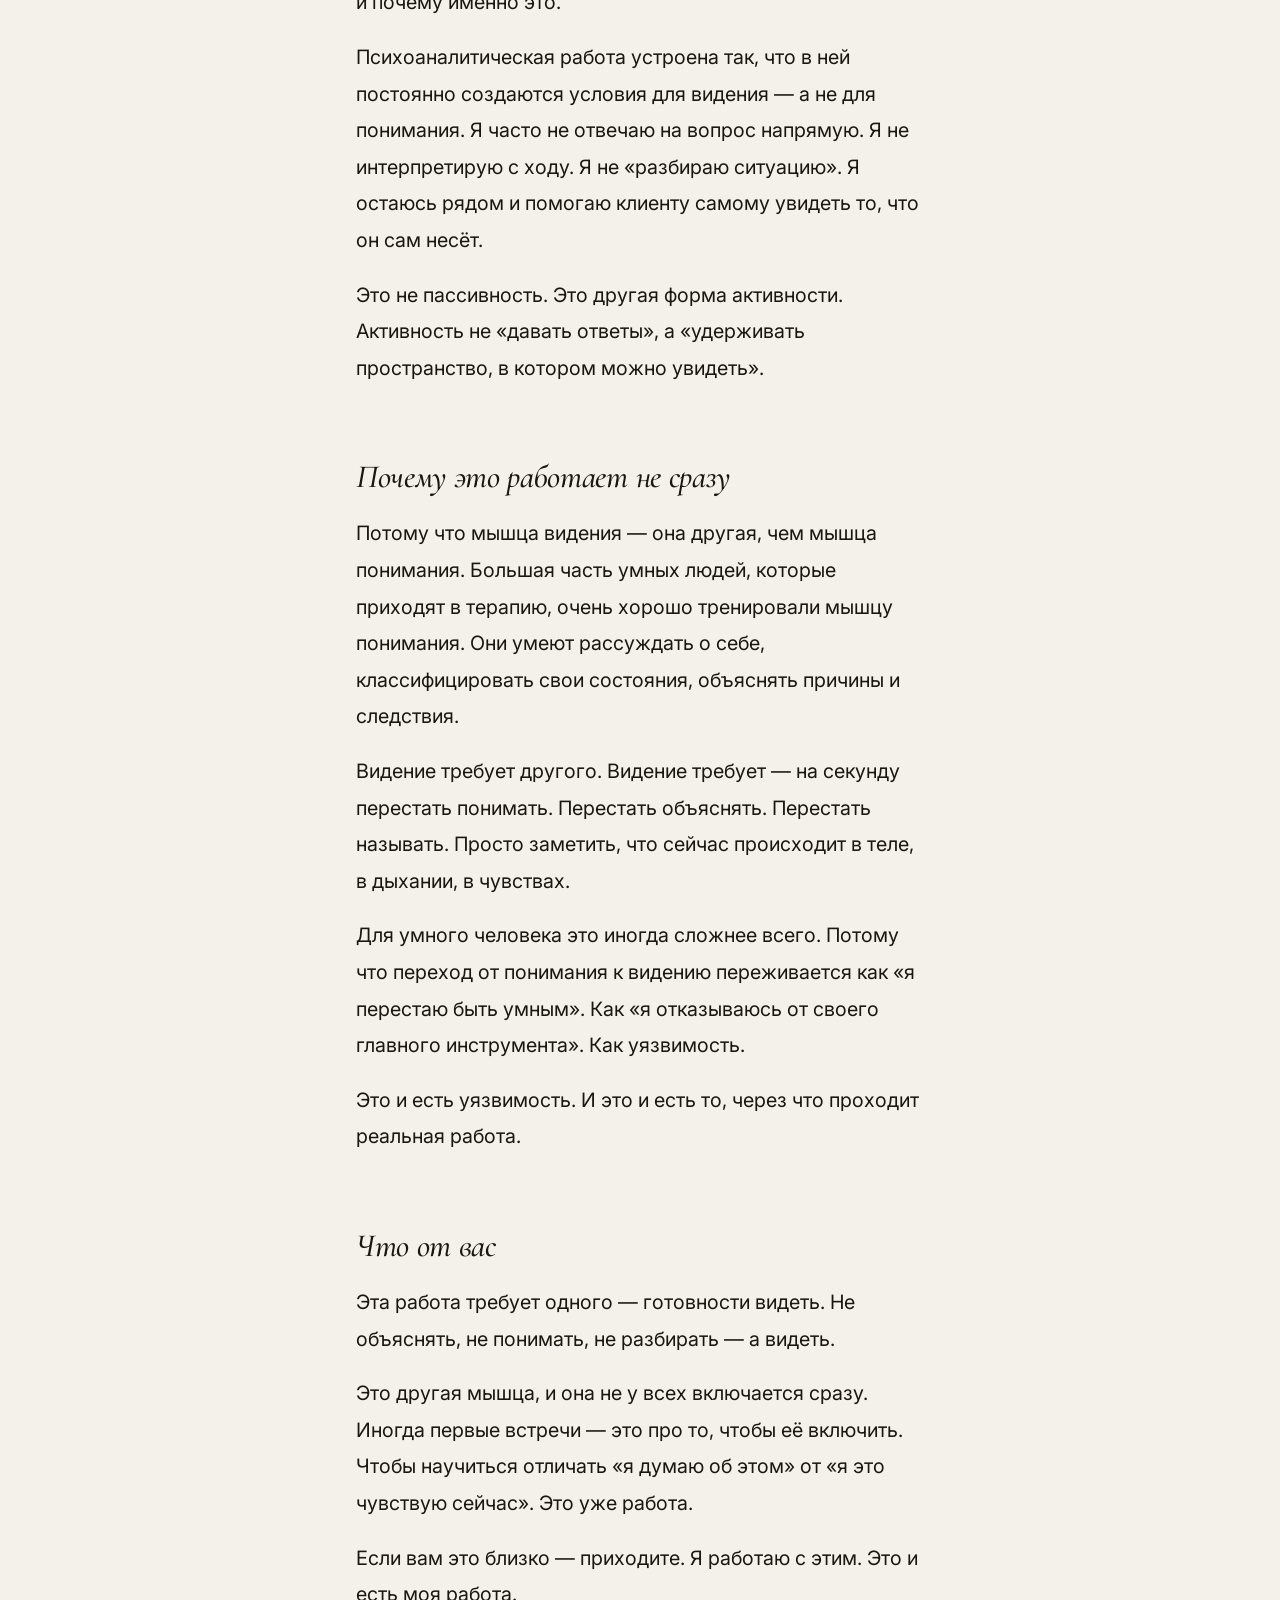
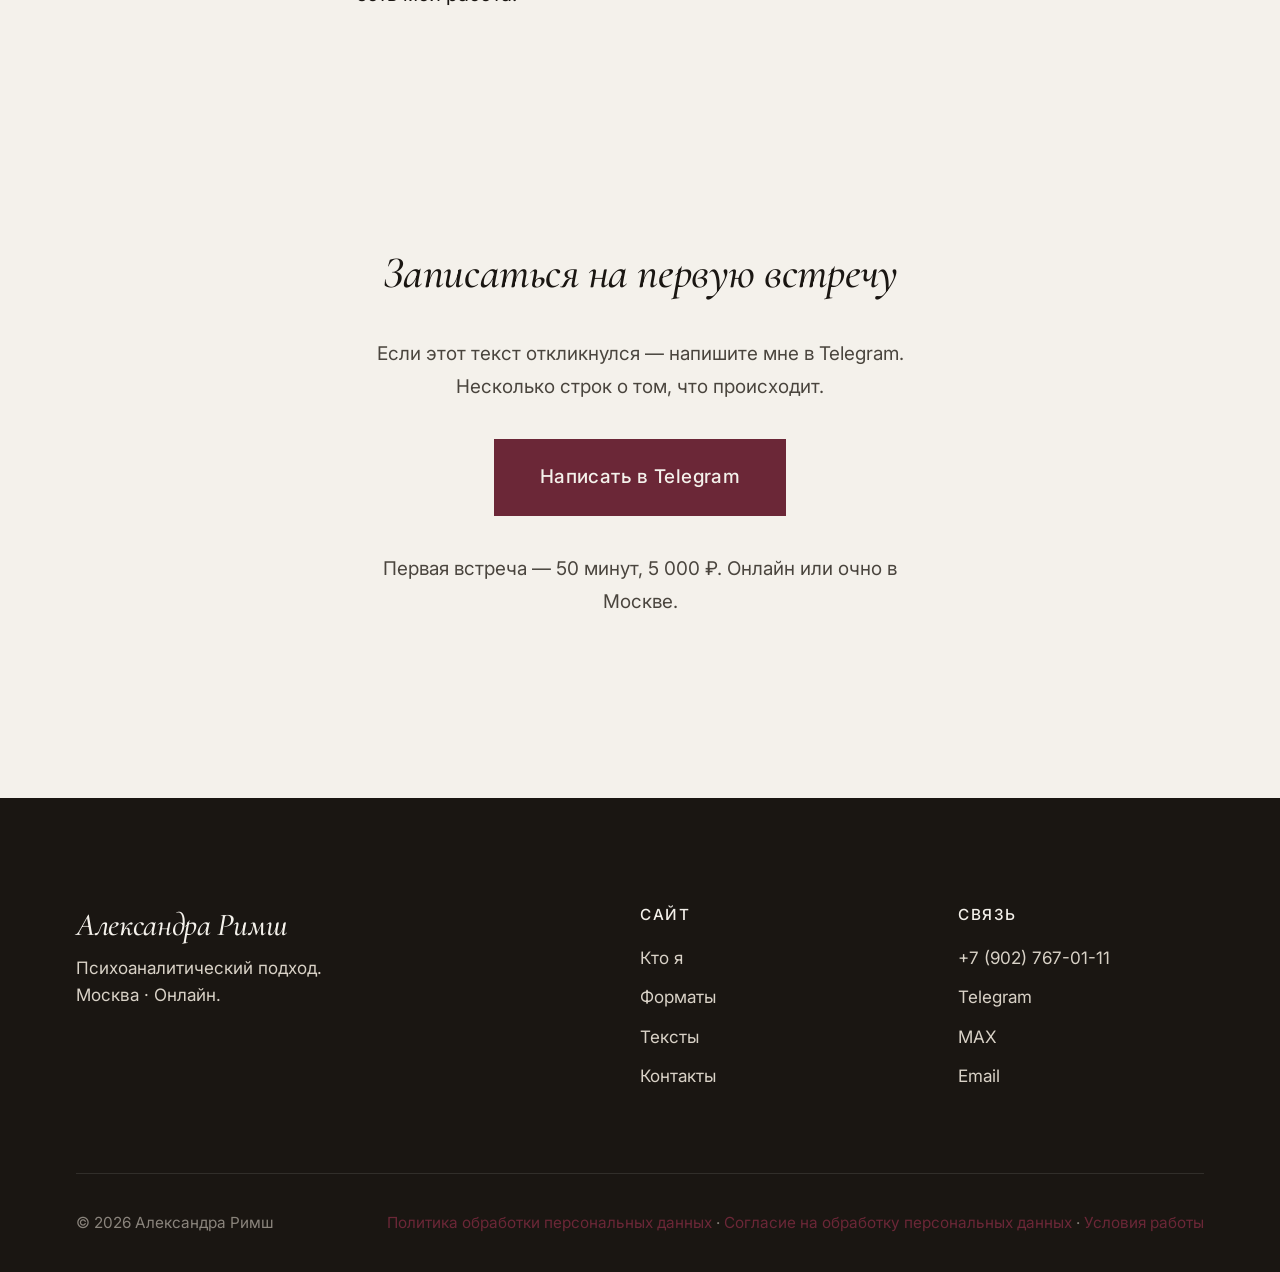
<file: article-1.html>
<!DOCTYPE html>
<html lang="ru">
<head>
  <meta charset="UTF-8">
  <meta name="viewport" content="width=device-width, initial-scale=1.0">

  <title>Почему понимание не освобождает — Александра Римш</title>
  <meta name="description" content="Эссе о парадоксе умной аудитории: понимание есть, свободы нет. О различии между пониманием и видением.">
  <link rel="canonical" href="https://sasharimsh.ru/article-1.html">

  <meta property="og:type" content="article">
  <meta property="og:url" content="https://sasharimsh.ru/article-1.html">
  <meta property="og:title" content="Почему понимание не освобождает">
  <meta property="og:description" content="Эссе о парадоксе умной аудитории: понимание есть, свободы нет.">
  <meta property="og:image" content="https://sasharimsh.ru/images/og-cover.jpg">
  <meta property="og:locale" content="ru_RU">
  <meta property="article:author" content="Александра Римш">

  <link rel="stylesheet" href="css/style.css">
  <link rel="icon" type="image/png" href="images/favicon.png">
</head>
<body>

  <header class="site-header">
    <div class="site-header__inner">
      <a href="/" class="site-header__logo">Александра Римш</a>
      <button class="site-nav__toggle" aria-label="Меню" aria-expanded="false">
        <svg viewBox="0 0 24 24" fill="none" stroke="currentColor" stroke-width="1.5">
          <line x1="3" y1="6" x2="21" y2="6"/>
          <line x1="3" y1="12" x2="21" y2="12"/>
          <line x1="3" y1="18" x2="21" y2="18"/>
        </svg>
      </button>
      <nav class="site-nav">
        <a href="about.html">Кто я</a>
        <a href="services.html">Форматы</a>
        <a href="articles.html">Тексты</a>
        <a href="contacts.html">Контакты</a>
        <a href="index.html#zapis" class="button button--outline">Записаться</a>
      </nav>
    </div>
  </header>

  <section class="page-header">
    <div class="page-header__inner">
      <div class="page-header__label">Эссе · 12 минут чтения</div>
      <h1>Почему понимание не освобождает</h1>
      <div class="page-header__meta">
        Александра Римш
      </div>
    </div>
  </section>

  <section class="article-content">
    <div class="article-content__inner">

      <p class="lead">
        Клиенты, которые приходят ко мне, обычно умные и читавшие. Они знают про привязанность, про детские сценарии, про созависимость. Часто они знают это лучше начинающих специалистов. И это не помогает им жить иначе.
      </p>

      <p>
        Это не их слабость. Это устройство психики, о котором мало говорят. Я хочу о нём сказать.
      </p>

      <h2>Что такое понимание</h2>

      <p>
        Понимание — это акт ума. Ум видит что-то, называет его, классифицирует, размещает в категории. «Это про мою мать». «Это привязанность тревожного типа». «Это перенос». «Это из-за того, что папа был холодным».
      </p>

      <p>
        Когда ум проделывает эту работу — возникает приятное ощущение ясности. Что-то непонятное становится понятным. Что-то болевое получает имя. Это переживается как продвижение — и часто действительно даёт частичное облегчение в моменте.
      </p>

      <p>
        Но это облегчение — облегчение от тревоги незнания, не от самой структуры, которую вы только что назвали. Структура продолжает работать. Просто теперь у неё есть имя.
      </p>

      <p>
        Я часто наблюдаю это в работе: клиент приходит и сходу выдаёт точную интерпретацию того, что с ним происходит. Лучше многих специалистов. И продолжает делать ровно то, про что только что мне рассказал.
      </p>

      <h2>Почему понимание не работает</h2>

      <p>
        Потому что структура психики живёт не в уме. Она живёт в теле, в нервной системе, в ранних импринтах, которые сформировались до речи — до того, как у вас появился ум, способный понимать.
      </p>

      <p>
        Двухлетний ребёнок, который усвоил, что чтобы быть в контакте с матерью, нужно подавлять собственное «нет», — записал это не в виде идеи. Он записал это телом. Способом дышать. Тонусом мышц. Скоростью реакции на чужое лицо. Когда вы тридцать лет спустя «понимаете», что у вас тревожный тип привязанности — этот двухлетний ребёнок продолжает реагировать ровно так же. Понимание происходит в одной части психики. Структура работает в другой.
      </p>

      <p>
        Это можно представить так: ум смотрит на психику сверху, как смотрят на карту местности. Видит реки, дороги, горы. Может назвать каждый объект и понять связи между ними. Но идти по местности — это не смотреть на карту. Это другой опыт, другие мышцы, другое усилие.
      </p>

      <blockquote>
        Понимание даёт карту. Но идти по местности нужно ногами.
      </blockquote>

      <h2>Что освобождает</h2>

      <p>
        Освобождает не понимание, а видение. Это разные вещи, и их легко перепутать, потому что в обыденном языке мы используем эти слова почти как синонимы. Но в работе с психикой они различаются принципиально.
      </p>

      <p>
        Понимание — это «я знаю, что у меня тревожный тип привязанности».
      </p>

      <p>
        Видение — это «я вижу прямо сейчас, как у меня перехватывает дыхание, когда он не отвечает на сообщение десять минут, и как тело уже готовит десять интерпретаций его молчания, и как одновременно с этим включается старая знакомая боль, которой ровно столько лет, сколько мне».
      </p>

      <p>
        Видение происходит изнутри. Оно не интеллектуальное событие. Оно случается в живом контакте — с собой, с другим человеком, в отношениях, в терапии. Это телесное узнавание того, что в этот момент с тобой происходит. Не задним числом. Не «я потом подумала, что это было оно». А — сейчас, в реальном времени.
      </p>

      <p>
        И вот это видение, в отличие от понимания, действительно меняет.
      </p>

      <h2>Почему видение работает</h2>

      <p>
        Когда структура работает невидимо для самого человека — она работает автоматически. Импульс приходит, реакция случается, человек живёт результатом. Зазора между импульсом и действием нет.
      </p>

      <p>
        Когда структура становится видимой в моменте — появляется зазор. Человек видит, как сейчас включается старое. И в этот момент он впервые получает выбор.
      </p>

      <p>
        Это не выбор «я волевым усилием буду делать иначе». Воля здесь не работает — старое сильнее любой воли. Это другой выбор: «я вижу, как сейчас включается старое, и в этот момент я могу не следовать ему до конца. Я могу остановиться. Я могу сказать "нет" своему собственному автоматизму».
      </p>

      <p>
        Сначала это получается редко и неуклюже. Потом — чаще. Потом — это становится новым способом быть. Не через насилие над собой, а через постепенное освобождение от автоматизма.
      </p>

      <h2>Что я делаю</h2>

      <p>
        Моя работа — не объяснять. Объяснений у клиента, как правило, и так достаточно. Часто — больше, чем нужно.
      </p>

      <p>
        Моя работа — помочь увидеть. Это значит — быть рядом в моменте, когда внутренняя структура становится видимой. Часто это происходит в очень конкретных мелочах: в том, как клиент отворачивается на конкретной фразе. В том, как меняется голос на конкретной теме. В том, что не сказано, и почему именно это.
      </p>

      <p>
        Психоаналитическая работа устроена так, что в ней постоянно создаются условия для видения — а не для понимания. Я часто не отвечаю на вопрос напрямую. Я не интерпретирую с ходу. Я не «разбираю ситуацию». Я остаюсь рядом и помогаю клиенту самому увидеть то, что он сам несёт.
      </p>

      <p>
        Это не пассивность. Это другая форма активности. Активность не «давать ответы», а «удерживать пространство, в котором можно увидеть».
      </p>

      <h2>Почему это работает не сразу</h2>

      <p>
        Потому что мышца видения — она другая, чем мышца понимания. Большая часть умных людей, которые приходят в терапию, очень хорошо тренировали мышцу понимания. Они умеют рассуждать о себе, классифицировать свои состояния, объяснять причины и следствия.
      </p>

      <p>
        Видение требует другого. Видение требует — на секунду перестать понимать. Перестать объяснять. Перестать называть. Просто заметить, что сейчас происходит в теле, в дыхании, в чувствах.
      </p>

      <p>
        Для умного человека это иногда сложнее всего. Потому что переход от понимания к видению переживается как «я перестаю быть умным». Как «я отказываюсь от своего главного инструмента». Как уязвимость.
      </p>

      <p>
        Это и есть уязвимость. И это и есть то, через что проходит реальная работа.
      </p>

      <h2>Что от вас</h2>

      <p>
        Эта работа требует одного — готовности видеть. Не объяснять, не понимать, не разбирать — а видеть.
      </p>

      <p>
        Это другая мышца, и она не у всех включается сразу. Иногда первые встречи — это про то, чтобы её включить. Чтобы научиться отличать «я думаю об этом» от «я это чувствую сейчас». Это уже работа.
      </p>

      <p>
        Если вам это близко — приходите. Я работаю с этим. Это и есть моя работа.
      </p>

    </div>
  </section>

  <section class="booking">
    <div class="booking__inner">
      <h2>Записаться на первую встречу</h2>
      <p>
        Если этот текст откликнулся — напишите мне в Telegram. Несколько строк о том, что происходит.
      </p>
      <div class="booking__buttons">
        <a href="https://t.me/rimshsasha" class="button button--large" target="_blank" rel="noopener">
          Написать в Telegram
        </a>
      </div>
      <p class="booking__alternative">
        Первая встреча — 50 минут, 5 000 ₽. Онлайн или очно в Москве.
      </p>
    </div>
  </section>

  <footer class="site-footer">
    <div class="site-footer__inner">
      <div class="site-footer__main">
        <div class="site-footer__brand">
          <h3>Александра Римш</h3>
          <p>Психоаналитический подход.<br>Москва · Онлайн.</p>
        </div>
        <div class="site-footer__col">
          <h4>Сайт</h4>
          <ul>
            <li><a href="about.html">Кто я</a></li>
            <li><a href="services.html">Форматы</a></li>
            <li><a href="articles.html">Тексты</a></li>
            <li><a href="contacts.html">Контакты</a></li>
          </ul>
        </div>
        <div class="site-footer__col">
          <h4>Связь</h4>
          <ul>
            <li><a href="tel:+79027670111">+7 (902) 767-01-11</a></li>
            <li><a href="https://t.me/rimshsasha" target="_blank" rel="noopener">Telegram</a></li>
            <li><a href="https://max.ru/u/f9LHodD0cOJApQzXgV6zJ4LXHf2I33DKzBzjT7hP4PG8Oo-cxSB2oq-m4-8" target="_blank" rel="noopener">MAX</a></li>
            <li><a href="mailto:rimshaleksa@gmail.com">Email</a></li>
          </ul>
        </div>
      </div>
      <div class="site-footer__bottom">
        <div>© <span id="current-year">2026</span> Александра Римш</div>
        <div><a href="privacy.html">Политика обработки персональных данных</a> · <a href="consent.html">Согласие на обработку персональных данных</a> · <a href="terms.html">Условия работы</a></div>
      </div>
    </div>
  </footer>

  <script src="js/main.js"></script>
</body>
</html>
</file>
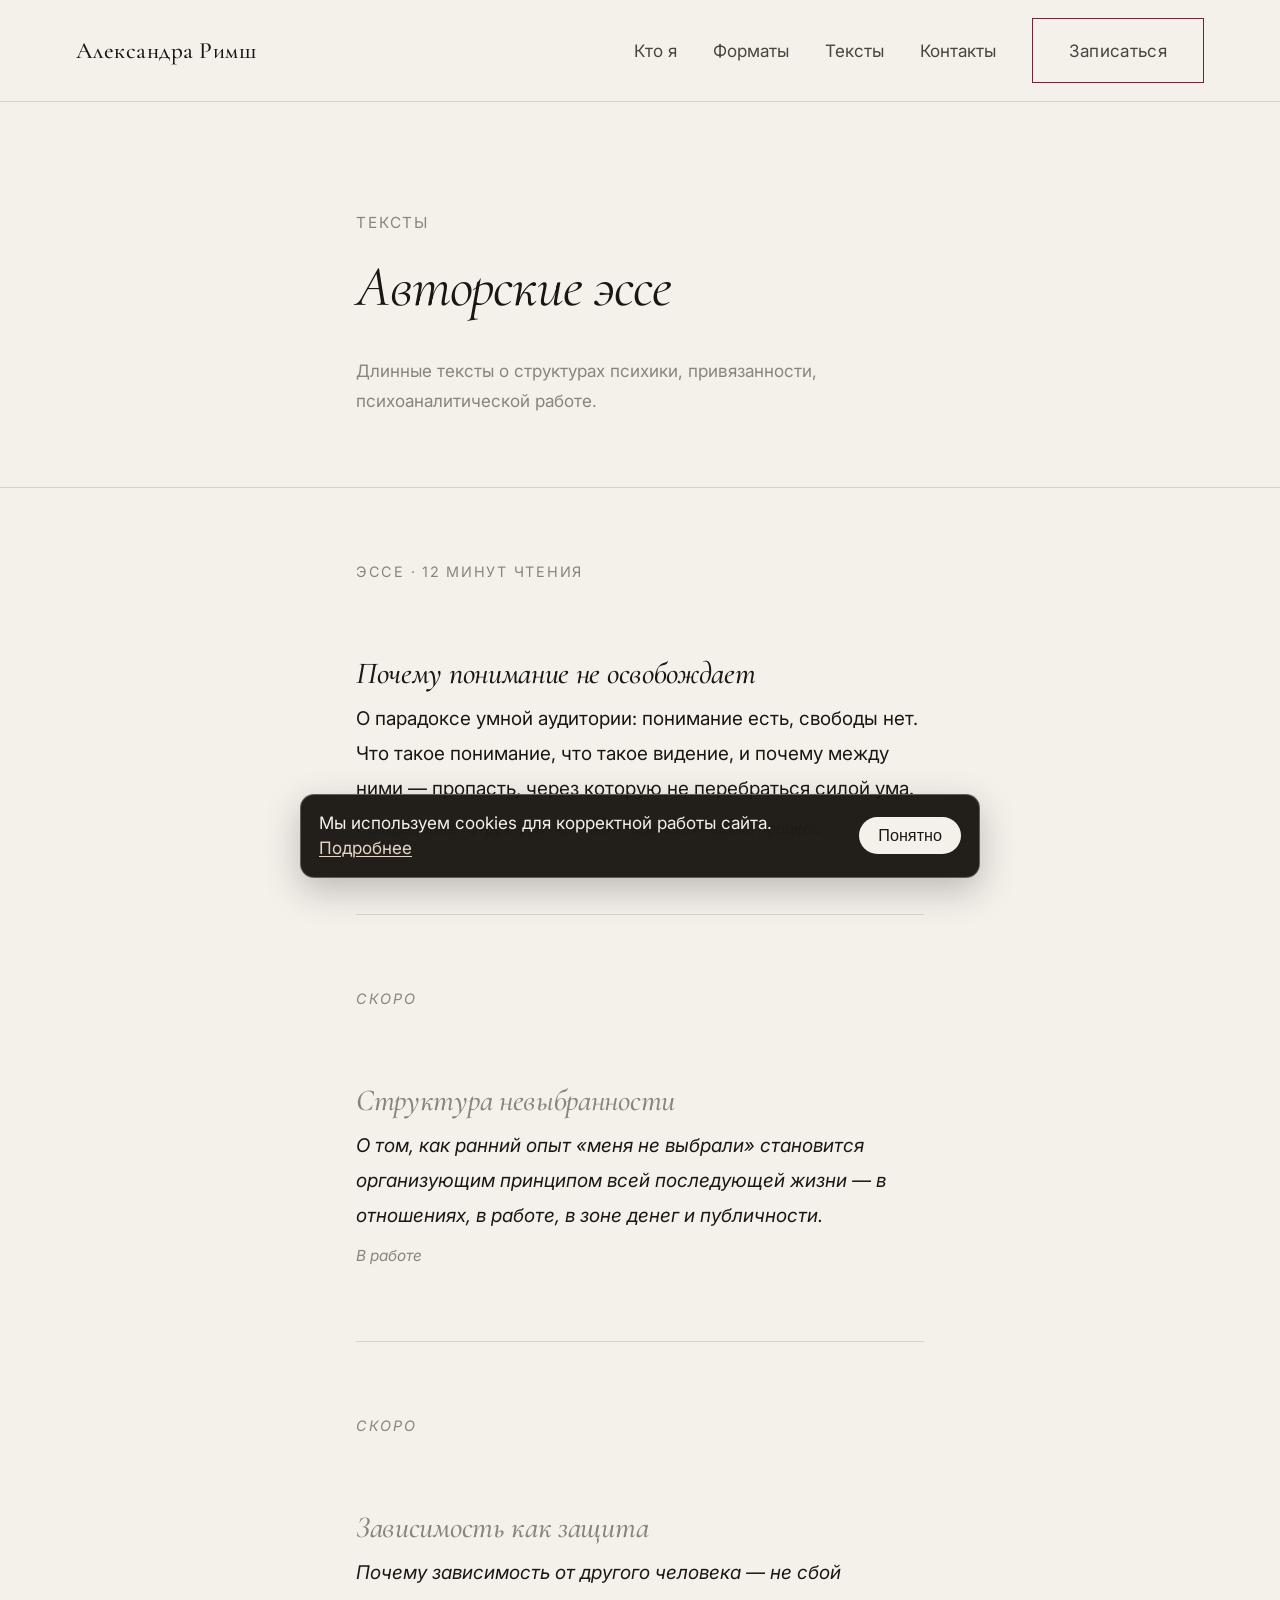
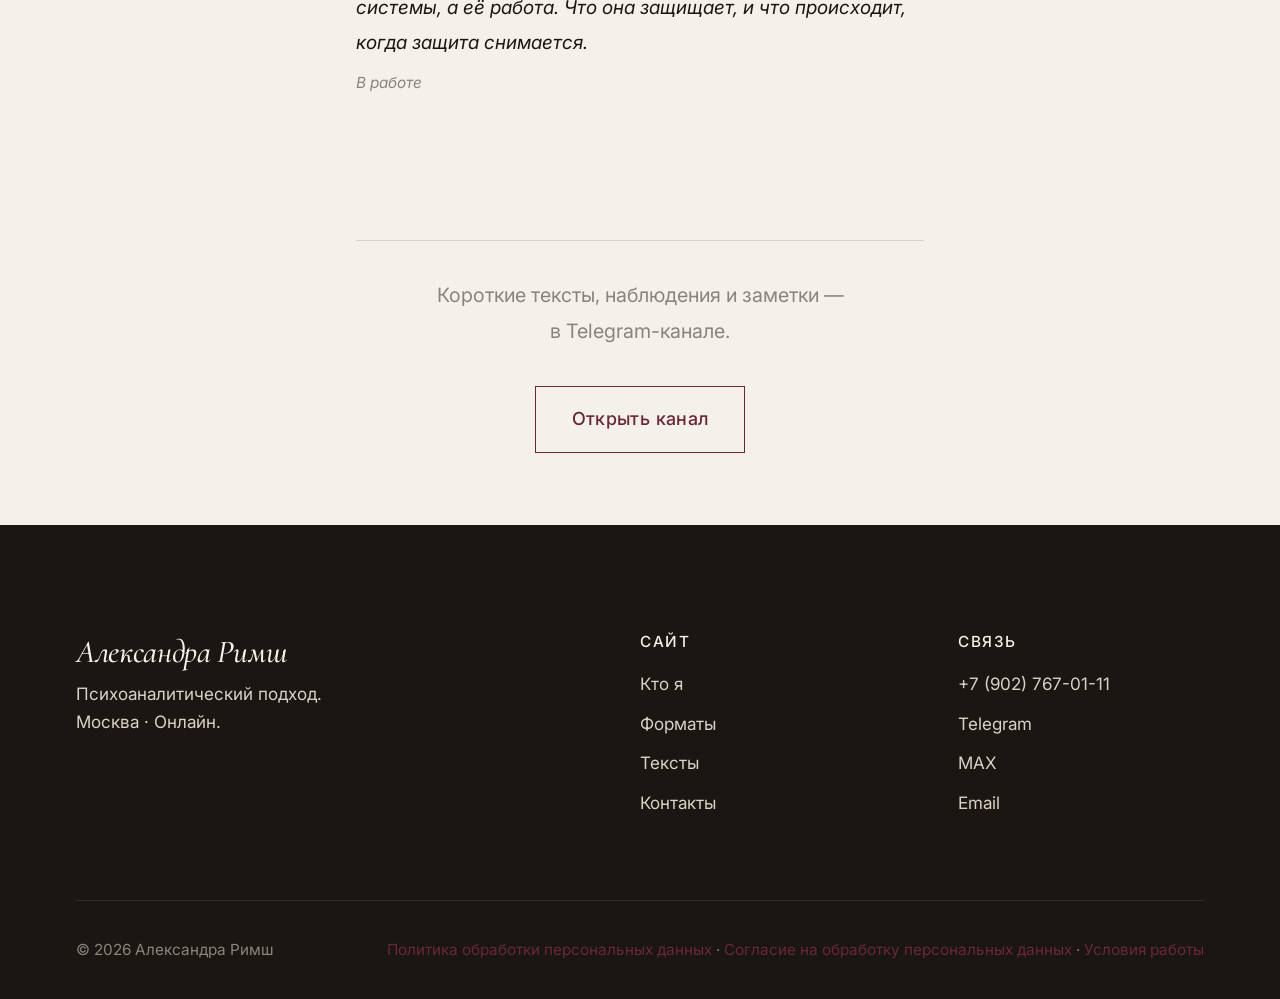
<file: articles.html>
<!DOCTYPE html>
<html lang="ru">
<head>
  <meta charset="UTF-8">
  <meta name="viewport" content="width=device-width, initial-scale=1.0">

  <title>Тексты — Александра Римш, психоаналитические эссе</title>
  <meta name="description" content="Авторские тексты о психоанализе, привязанности, внутренних структурах. Александра Римш.">
  <link rel="canonical" href="https://sasharimsh.ru/articles.html">

  <meta property="og:type" content="website">
  <meta property="og:url" content="https://sasharimsh.ru/articles.html">
  <meta property="og:title" content="Тексты — Александра Римш">
  <meta property="og:description" content="Авторские тексты о психоанализе и работе с собой.">
  <meta property="og:image" content="https://sasharimsh.ru/images/og-cover.jpg">
  <meta property="og:locale" content="ru_RU">

  <link rel="stylesheet" href="css/style.css">
  <link rel="icon" type="image/png" href="images/favicon.png">
</head>
<body>

  <header class="site-header">
    <div class="site-header__inner">
      <a href="/" class="site-header__logo">Александра Римш</a>
      <button class="site-nav__toggle" aria-label="Меню" aria-expanded="false">
        <svg viewBox="0 0 24 24" fill="none" stroke="currentColor" stroke-width="1.5">
          <line x1="3" y1="6" x2="21" y2="6"/>
          <line x1="3" y1="12" x2="21" y2="12"/>
          <line x1="3" y1="18" x2="21" y2="18"/>
        </svg>
      </button>
      <nav class="site-nav">
        <a href="about.html">Кто я</a>
        <a href="services.html">Форматы</a>
        <a href="articles.html">Тексты</a>
        <a href="contacts.html">Контакты</a>
        <a href="index.html#zapis" class="button button--outline">Записаться</a>
      </nav>
    </div>
  </header>

  <section class="page-header">
    <div class="page-header__inner">
      <div class="page-header__label">Тексты</div>
      <h1>Авторские эссе</h1>
      <div class="page-header__meta">
        Длинные тексты о структурах психики, привязанности, психоаналитической работе.
      </div>
    </div>
  </section>

  <section class="article-content">
    <div class="article-content__inner">

      <div class="articles-list">

        <article class="article-card">
          <div class="article-card__label">Эссе · 12 минут чтения</div>
          <h2><a href="article-1.html">Почему понимание не освобождает</a></h2>
          <p>
            О парадоксе умной аудитории: понимание есть, свободы нет. Что такое понимание, что такое видение, и почему между ними — пропасть, через которую не перебраться силой ума.
          </p>
          <div class="article-card__meta">Психоанализ · Структура психики · Терапевтический процесс</div>
        </article>

        <article class="article-card article-card__upcoming">
          <div class="article-card__label">Скоро</div>
          <h2 style="color: var(--color-text-muted);">Структура невыбранности</h2>
          <p>
            О том, как ранний опыт «меня не выбрали» становится организующим принципом всей последующей жизни — в отношениях, в работе, в зоне денег и публичности.
          </p>
          <div class="article-card__meta">В работе</div>
        </article>

        <article class="article-card article-card__upcoming">
          <div class="article-card__label">Скоро</div>
          <h2 style="color: var(--color-text-muted);">Зависимость как защита</h2>
          <p>
            Почему зависимость от другого человека — не сбой системы, а её работа. Что она защищает, и что происходит, когда защита снимается.
          </p>
          <div class="article-card__meta">В работе</div>
        </article>

      </div>

      <div style="margin-top: 4rem; padding-top: 2rem; border-top: 1px solid var(--color-line); text-align: center;">
        <p style="color: var(--color-text-muted);">
          Короткие тексты, наблюдения и заметки —<br>в Telegram-канале.
        </p>
        <a href="https://t.me/rimsh_sasha" class="button button--outline" target="_blank" rel="noopener" style="margin-top: 1rem;">
          Открыть канал
        </a>
      </div>

    </div>
  </section>

  <footer class="site-footer">
    <div class="site-footer__inner">
      <div class="site-footer__main">
        <div class="site-footer__brand">
          <h3>Александра Римш</h3>
          <p>Психоаналитический подход.<br>Москва · Онлайн.</p>
        </div>
        <div class="site-footer__col">
          <h4>Сайт</h4>
          <ul>
            <li><a href="about.html">Кто я</a></li>
            <li><a href="services.html">Форматы</a></li>
            <li><a href="articles.html">Тексты</a></li>
            <li><a href="contacts.html">Контакты</a></li>
          </ul>
        </div>
        <div class="site-footer__col">
          <h4>Связь</h4>
          <ul>
            <li><a href="tel:+79027670111">+7 (902) 767-01-11</a></li>
            <li><a href="https://t.me/rimshsasha" target="_blank" rel="noopener">Telegram</a></li>
            <li><a href="https://max.ru/u/f9LHodD0cOJApQzXgV6zJ4LXHf2I33DKzBzjT7hP4PG8Oo-cxSB2oq-m4-8" target="_blank" rel="noopener">MAX</a></li>
            <li><a href="mailto:rimshaleksa@gmail.com">Email</a></li>
          </ul>
        </div>
      </div>
      <div class="site-footer__bottom">
        <div>© <span id="current-year">2026</span> Александра Римш</div>
        <div><a href="privacy.html">Политика обработки персональных данных</a> · <a href="consent.html">Согласие на обработку персональных данных</a> · <a href="terms.html">Условия работы</a></div>
      </div>
    </div>
  </footer>

  <script src="js/main.js"></script>
</body>
</html>
</file>
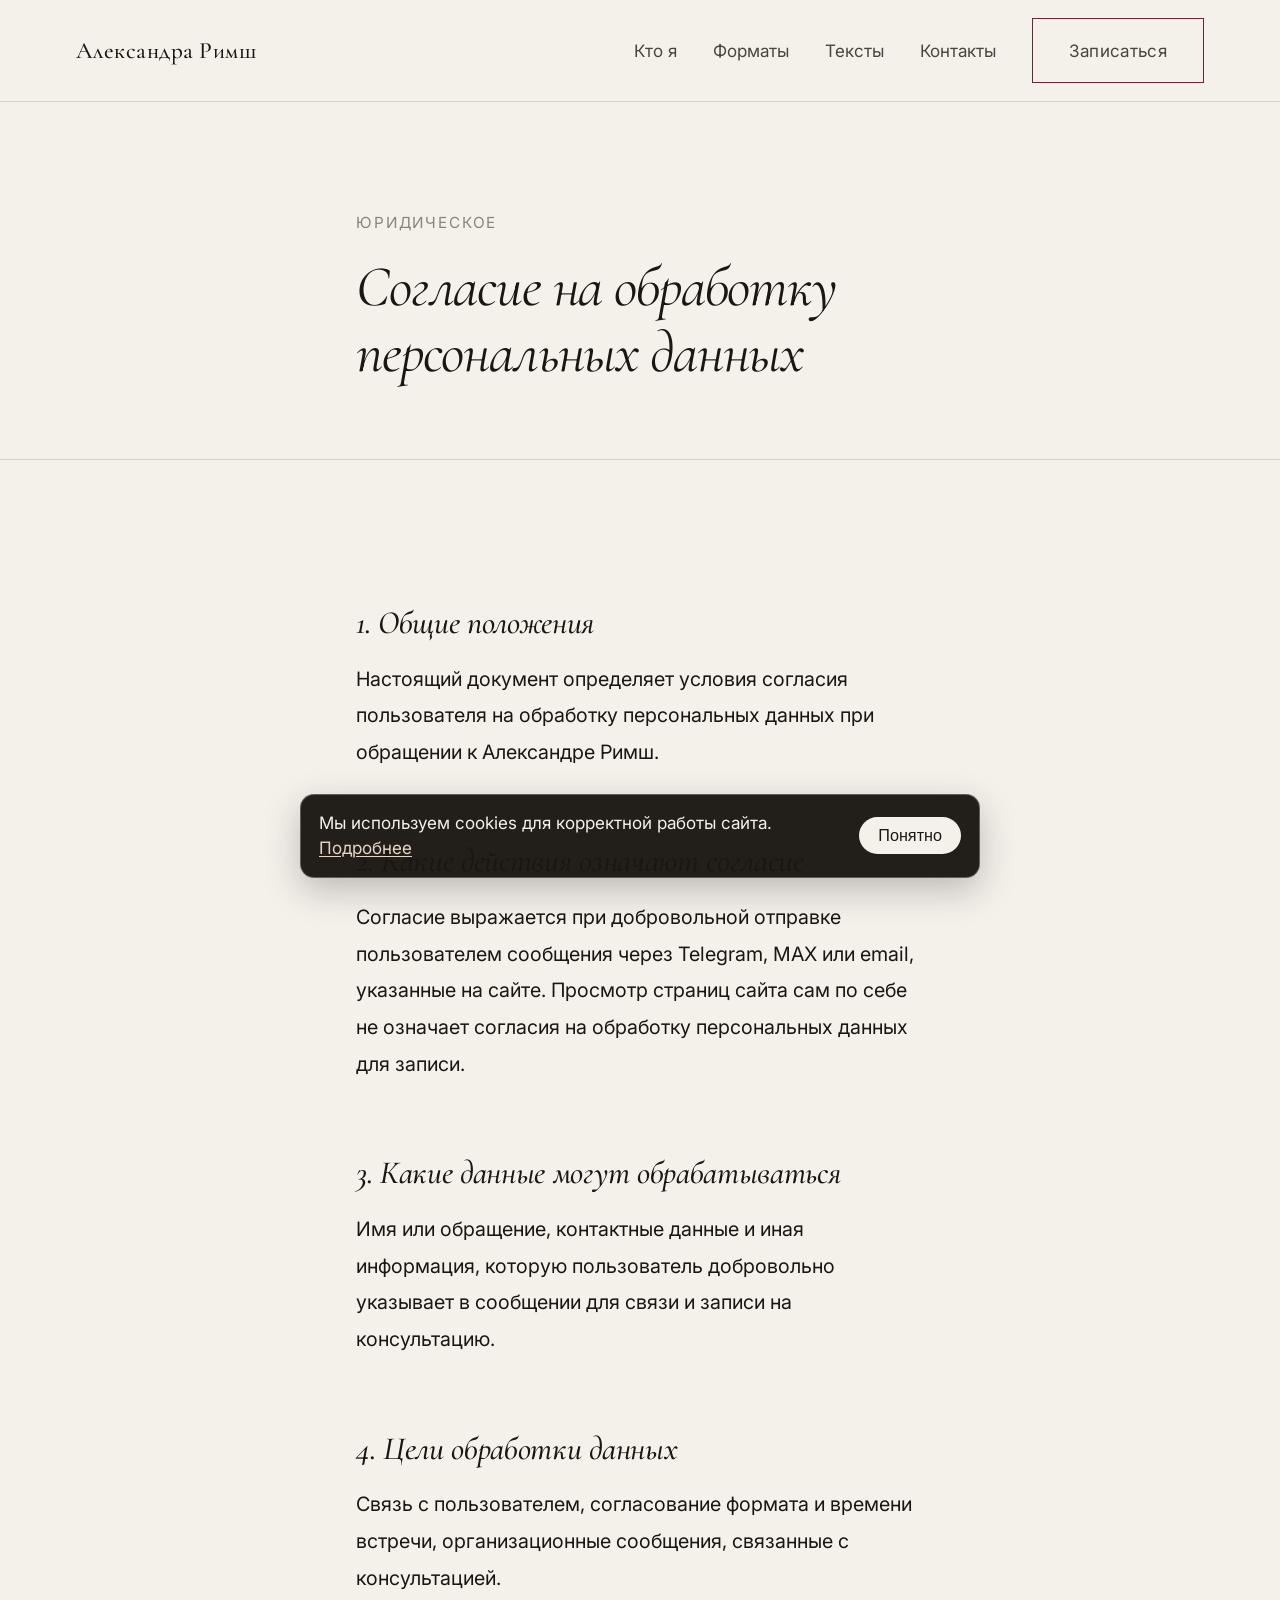
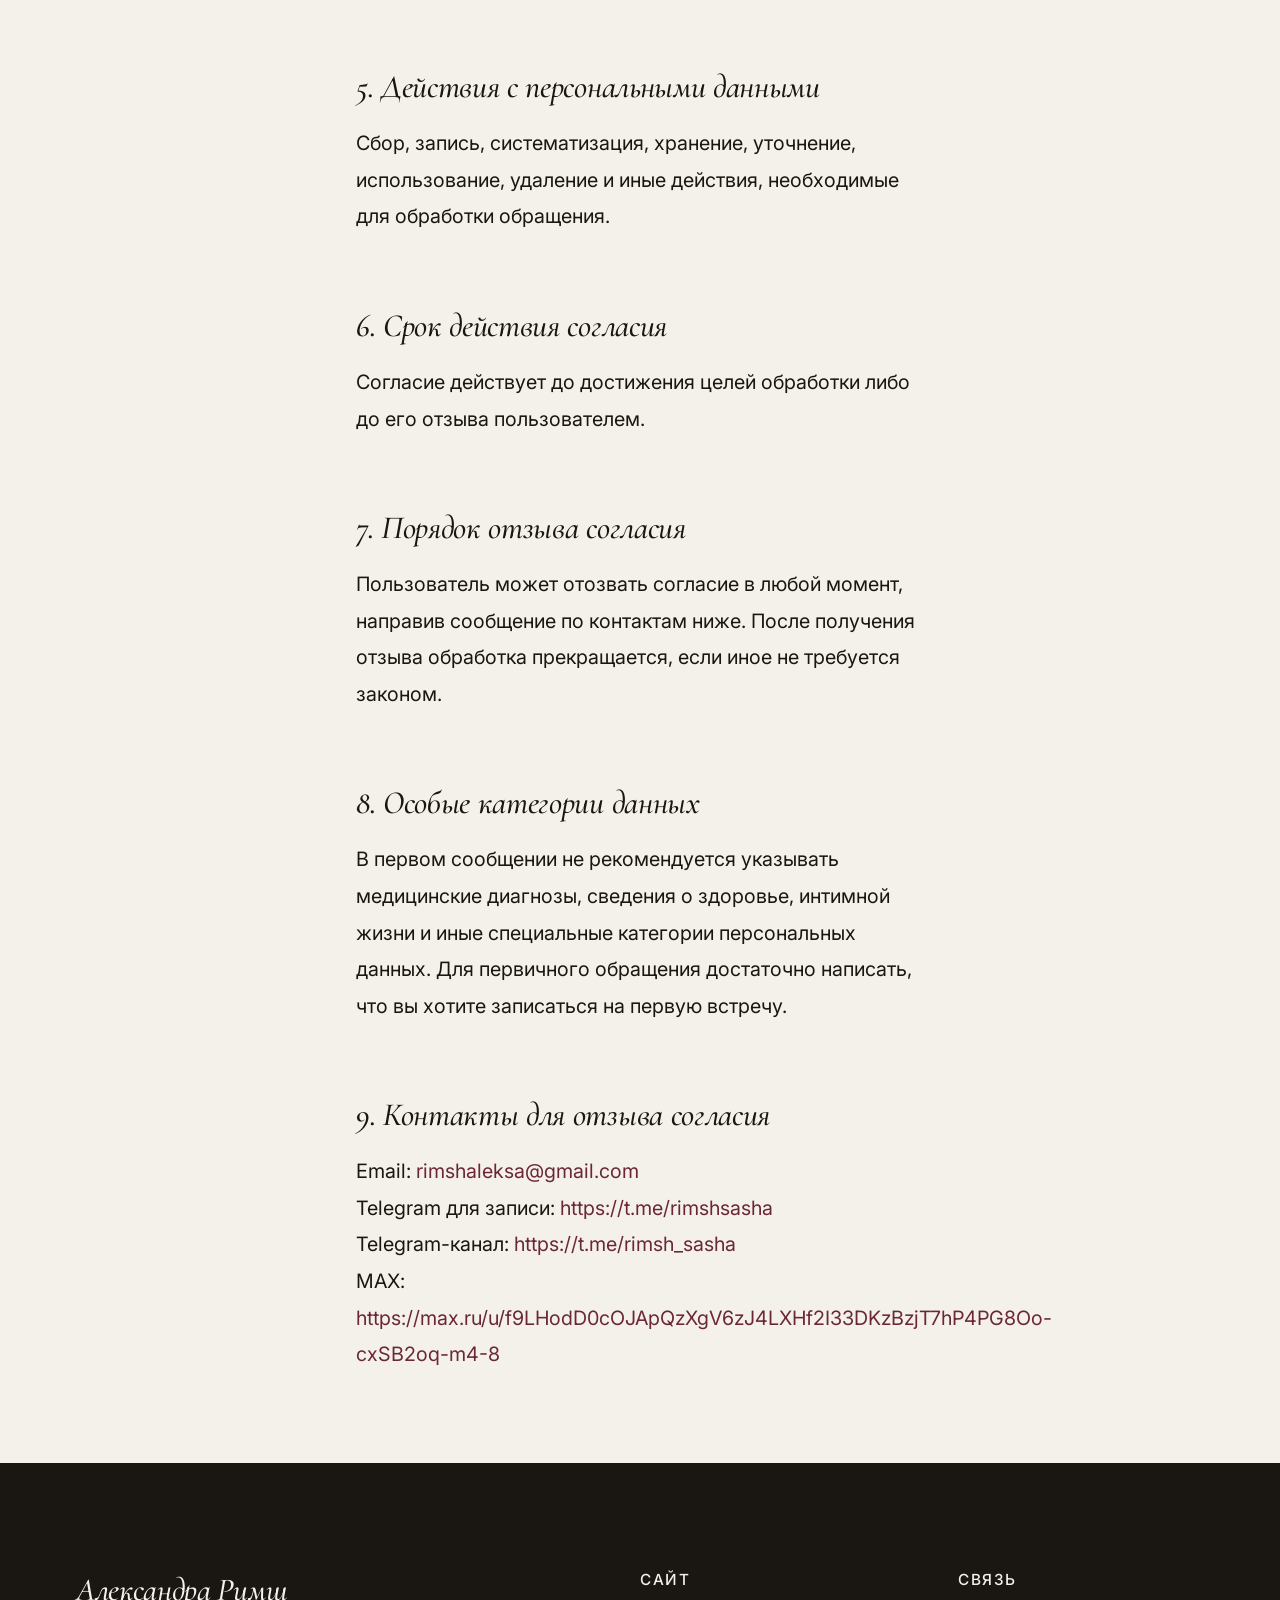
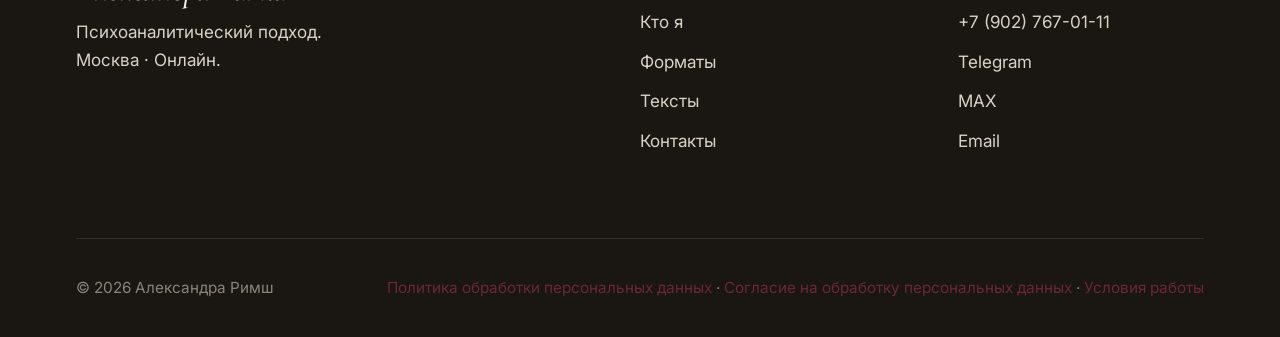
<file: consent.html>
<!DOCTYPE html>
<html lang="ru">
<head>
  <meta charset="UTF-8">
  <meta name="viewport" content="width=device-width, initial-scale=1.0">
  <title>Согласие на обработку персональных данных — Александра Римш</title>
  <meta name="description" content="Согласие пользователя на обработку персональных данных при обращении к Александре Римш через сайт, Telegram, MAX или email.">
  <link rel="canonical" href="https://sasharimsh.ru/consent.html">
  <meta name="robots" content="noindex, follow">
  <link rel="stylesheet" href="css/style.css">
  <link rel="icon" type="image/png" href="images/favicon.png">
</head>
<body>
<header class="site-header"><div class="site-header__inner"><a href="/" class="site-header__logo">Александра Римш</a><button class="site-nav__toggle" aria-label="Меню" aria-expanded="false"><svg viewBox="0 0 24 24" fill="none" stroke="currentColor" stroke-width="1.5"><line x1="3" y1="6" x2="21" y2="6"/><line x1="3" y1="12" x2="21" y2="12"/><line x1="3" y1="18" x2="21" y2="18"/></svg></button><nav class="site-nav"><a href="about.html">Кто я</a><a href="services.html">Форматы</a><a href="articles.html">Тексты</a><a href="contacts.html">Контакты</a><a href="index.html#zapis" class="button button--outline">Записаться</a></nav></div></header>
<section class="page-header"><div class="page-header__inner"><div class="page-header__label">Юридическое</div><h1>Согласие на обработку персональных данных</h1></div></section>
<section class="article-content"><div class="article-content__inner">
<h2>1. Общие положения</h2><p>Настоящий документ определяет условия согласия пользователя на обработку персональных данных при обращении к Александре Римш.</p>
<h2>2. Какие действия означают согласие</h2><p>Согласие выражается при добровольной отправке пользователем сообщения через Telegram, MAX или email, указанные на сайте. Просмотр страниц сайта сам по себе не означает согласия на обработку персональных данных для записи.</p>
<h2>3. Какие данные могут обрабатываться</h2><p>Имя или обращение, контактные данные и иная информация, которую пользователь добровольно указывает в сообщении для связи и записи на консультацию.</p>
<h2>4. Цели обработки данных</h2><p>Связь с пользователем, согласование формата и времени встречи, организационные сообщения, связанные с консультацией.</p>
<h2>5. Действия с персональными данными</h2><p>Сбор, запись, систематизация, хранение, уточнение, использование, удаление и иные действия, необходимые для обработки обращения.</p>
<h2>6. Срок действия согласия</h2><p>Согласие действует до достижения целей обработки либо до его отзыва пользователем.</p>
<h2>7. Порядок отзыва согласия</h2><p>Пользователь может отозвать согласие в любой момент, направив сообщение по контактам ниже. После получения отзыва обработка прекращается, если иное не требуется законом.</p>
<h2>8. Особые категории данных</h2><p>В первом сообщении не рекомендуется указывать медицинские диагнозы, сведения о здоровье, интимной жизни и иные специальные категории персональных данных. Для первичного обращения достаточно написать, что вы хотите записаться на первую встречу.</p>
<h2>9. Контакты для отзыва согласия</h2><p>Email: <a href="mailto:rimshaleksa@gmail.com">rimshaleksa@gmail.com</a><br>Telegram для записи: <a href="https://t.me/rimshsasha" target="_blank" rel="noopener">https://t.me/rimshsasha</a><br>Telegram-канал: <a href="https://t.me/rimsh_sasha" target="_blank" rel="noopener">https://t.me/rimsh_sasha</a><br>MAX: <a href="https://max.ru/u/f9LHodD0cOJApQzXgV6zJ4LXHf2I33DKzBzjT7hP4PG8Oo-cxSB2oq-m4-8" target="_blank" rel="noopener">https://max.ru/u/f9LHodD0cOJApQzXgV6zJ4LXHf2I33DKzBzjT7hP4PG8Oo-cxSB2oq-m4-8</a></p>
</div></section>
<footer class="site-footer"><div class="site-footer__inner"><div class="site-footer__main"><div class="site-footer__brand"><h3>Александра Римш</h3><p>Психоаналитический подход.<br>Москва · Онлайн.</p></div><div class="site-footer__col"><h4>Сайт</h4><ul><li><a href="about.html">Кто я</a></li><li><a href="services.html">Форматы</a></li><li><a href="articles.html">Тексты</a></li><li><a href="contacts.html">Контакты</a></li></ul></div><div class="site-footer__col"><h4>Связь</h4><ul><li><a href="tel:+79027670111">+7 (902) 767-01-11</a></li><li><a href="https://t.me/rimshsasha" target="_blank" rel="noopener">Telegram</a></li><li><a href="https://max.ru/u/f9LHodD0cOJApQzXgV6zJ4LXHf2I33DKzBzjT7hP4PG8Oo-cxSB2oq-m4-8" target="_blank" rel="noopener">MAX</a></li><li><a href="mailto:rimshaleksa@gmail.com">Email</a></li></ul></div></div><div class="site-footer__bottom"><div>© <span id="current-year">2026</span> Александра Римш</div><div><a href="privacy.html">Политика обработки персональных данных</a> · <a href="consent.html">Согласие на обработку персональных данных</a> · <a href="terms.html">Условия работы</a></div></div></div></footer>
<script src="js/main.js"></script>
</body></html>
</file>
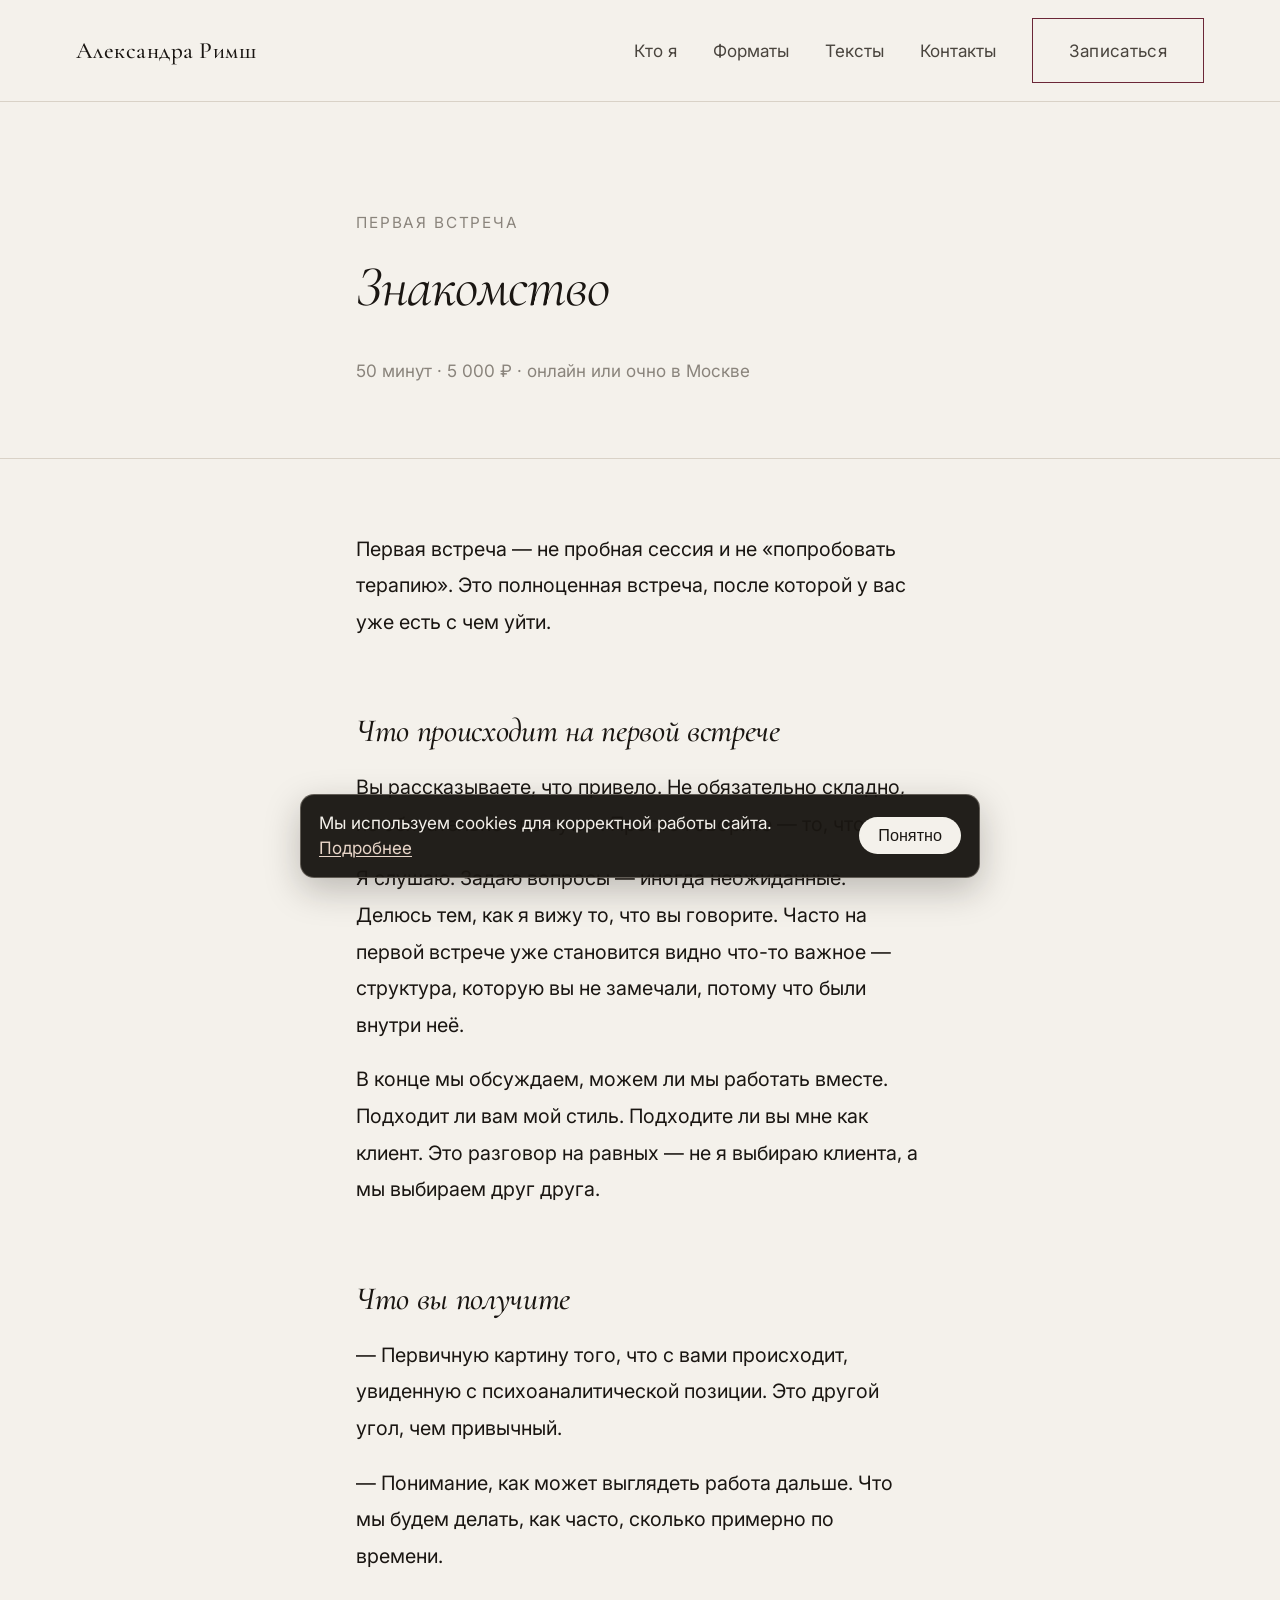
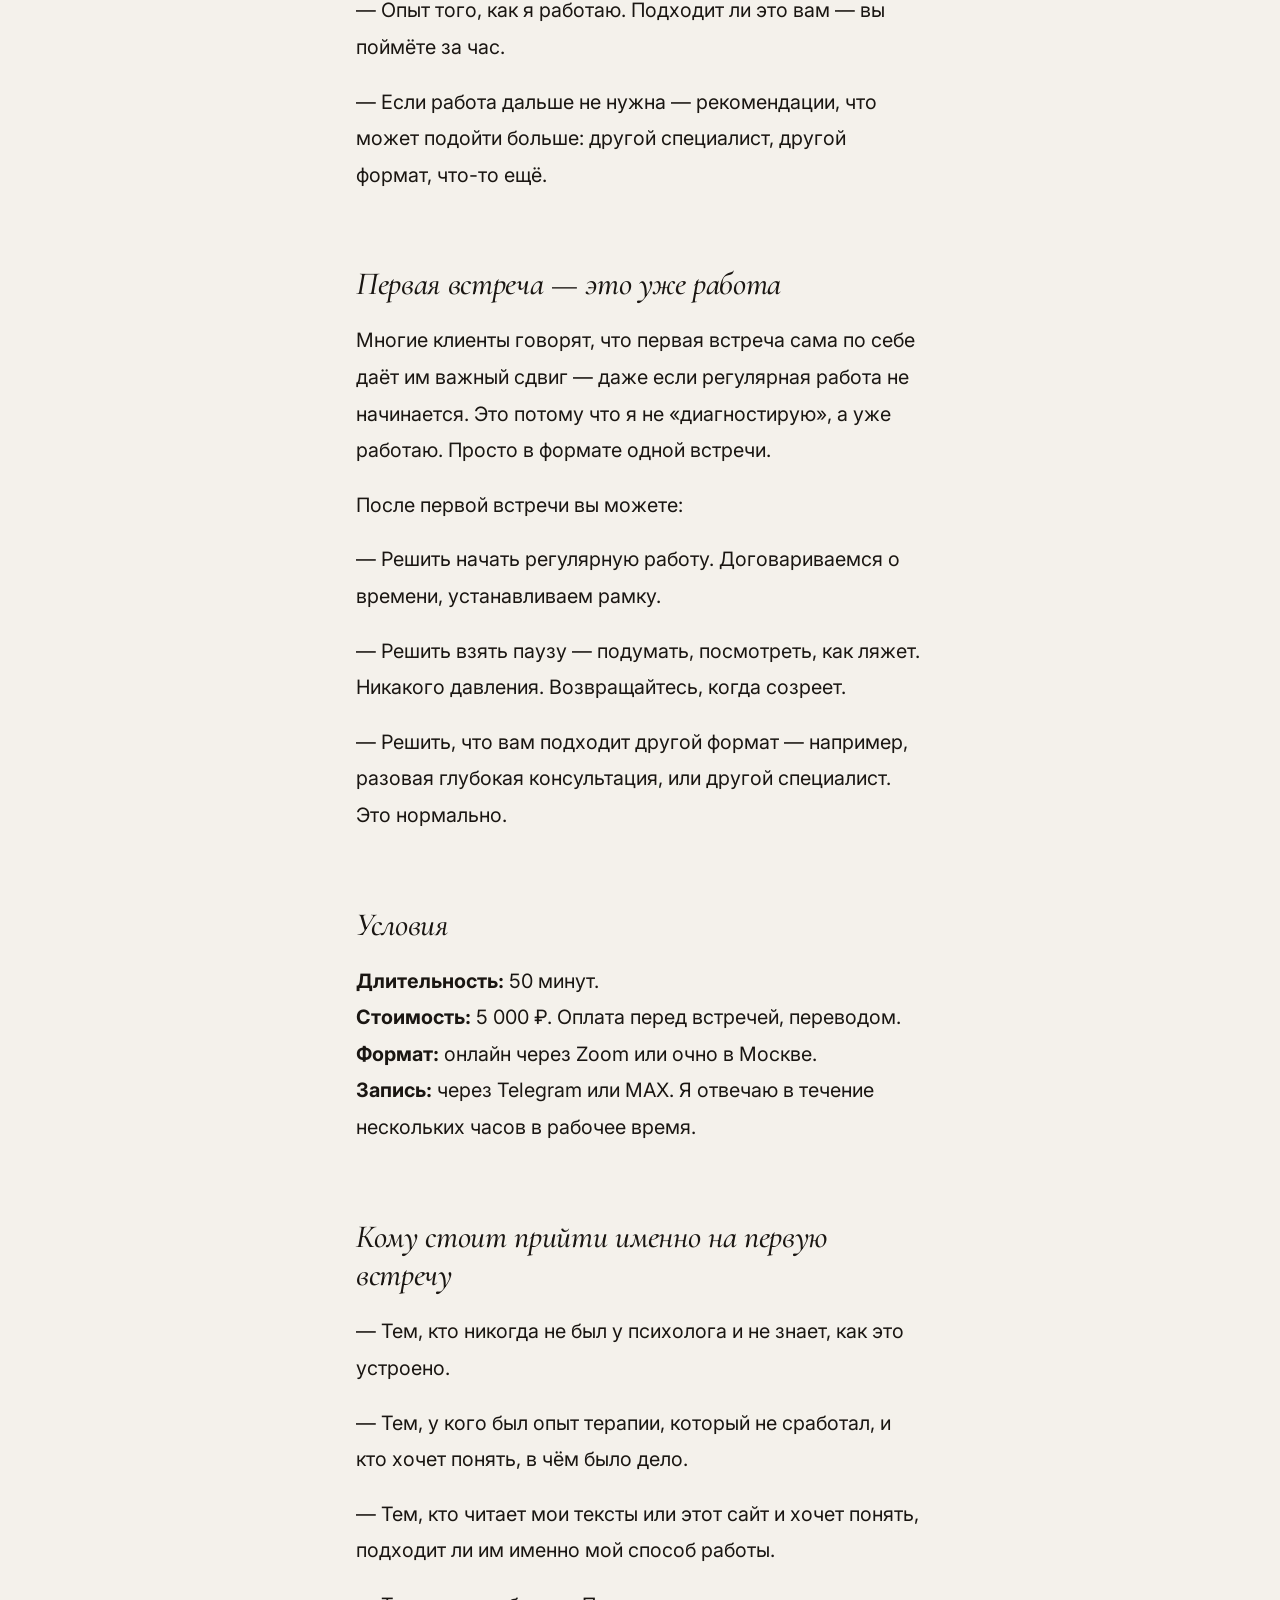
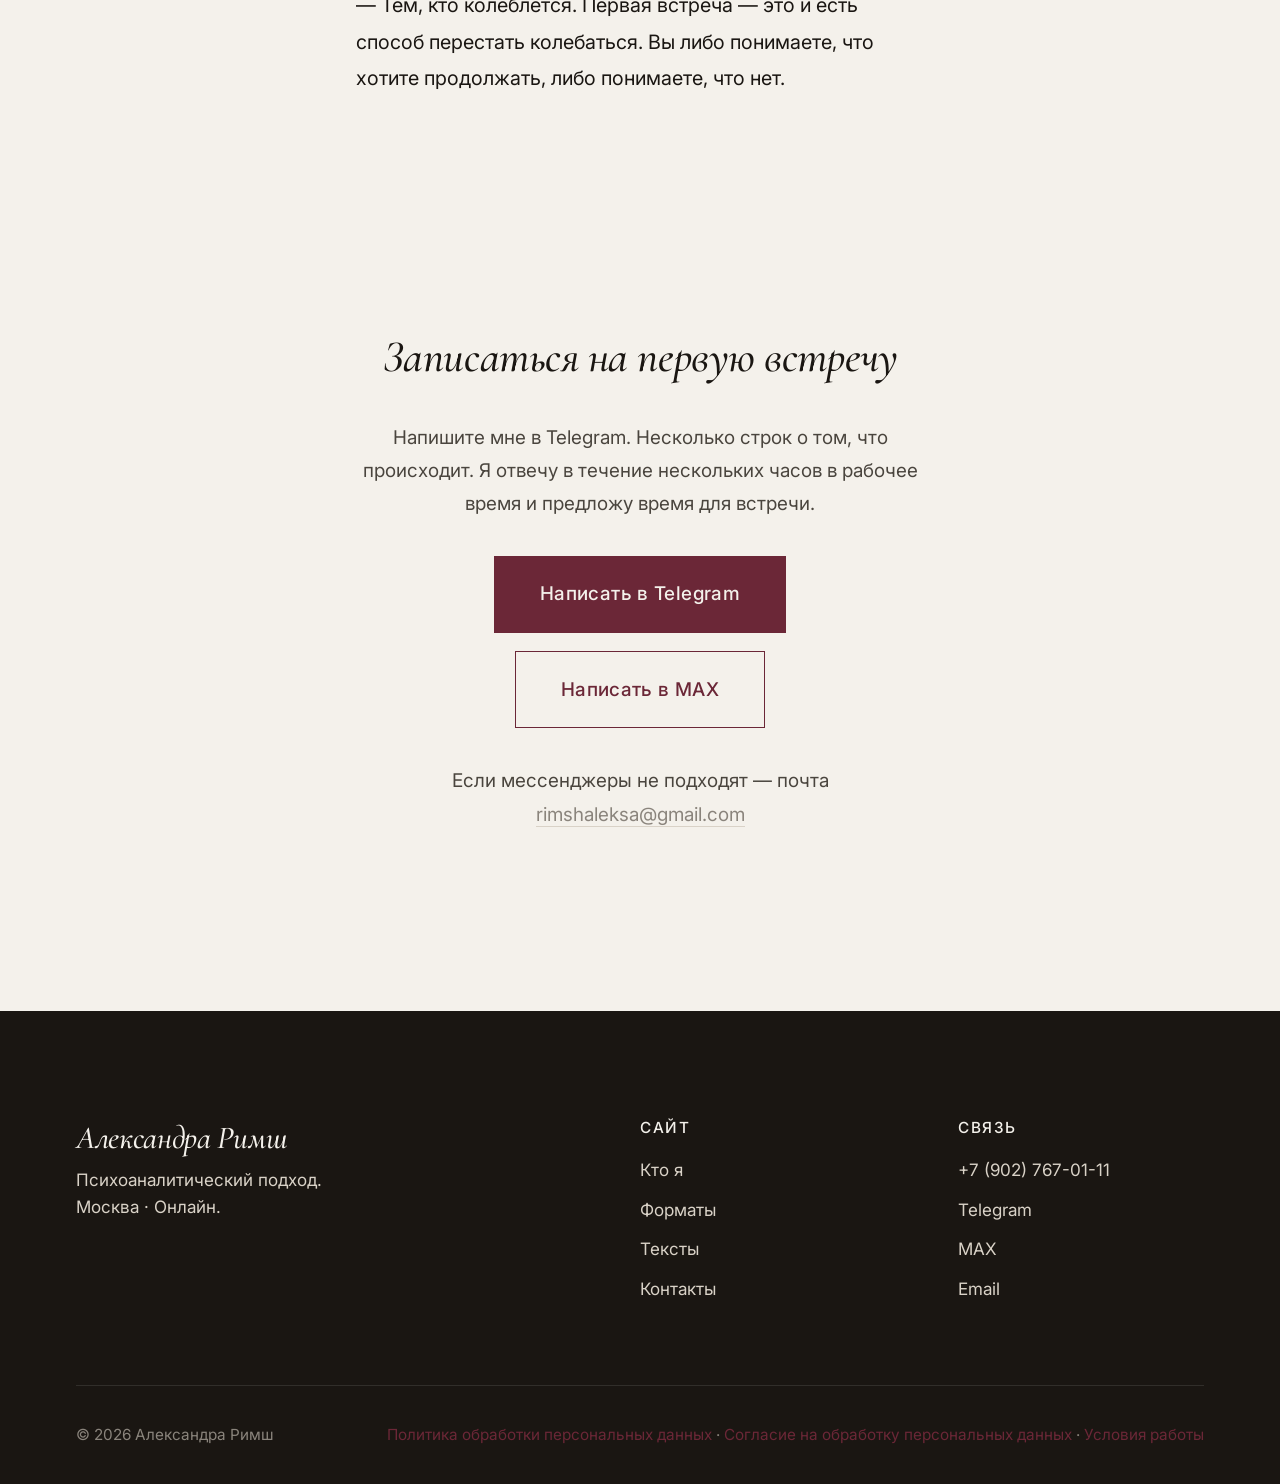
<file: consultation.html>
<!DOCTYPE html>
<html lang="ru">
<head>
  <meta charset="UTF-8">
  <meta name="viewport" content="width=device-width, initial-scale=1.0">

  <title>Первая встреча с психоаналитиком — Александра Римш, Москва и онлайн</title>
  <meta name="description" content="Первая встреча — знакомство. 50 минут, 5 000 ₽. Онлайн или очно в Москве. Психоаналитический подход. Александра Римш.">
  <link rel="canonical" href="https://sasharimsh.ru/consultation.html">

  <meta property="og:type" content="website">
  <meta property="og:url" content="https://sasharimsh.ru/consultation.html">
  <meta property="og:title" content="Первая встреча — Александра Римш">
  <meta property="og:description" content="Первая встреча — знакомство, 50 минут, 5 000 ₽. Онлайн или очно в Москве.">
  <meta property="og:image" content="https://sasharimsh.ru/images/og-cover.jpg">
  <meta property="og:locale" content="ru_RU">

  <link rel="stylesheet" href="css/style.css">
  <link rel="icon" type="image/png" href="images/favicon.png">
</head>
<body>

  <header class="site-header">
    <div class="site-header__inner">
      <a href="/" class="site-header__logo">Александра Римш</a>
      <button class="site-nav__toggle" aria-label="Меню" aria-expanded="false">
        <svg viewBox="0 0 24 24" fill="none" stroke="currentColor" stroke-width="1.5">
          <line x1="3" y1="6" x2="21" y2="6"/>
          <line x1="3" y1="12" x2="21" y2="12"/>
          <line x1="3" y1="18" x2="21" y2="18"/>
        </svg>
      </button>
      <nav class="site-nav">
        <a href="about.html">Кто я</a>
        <a href="services.html">Форматы</a>
        <a href="articles.html">Тексты</a>
        <a href="contacts.html">Контакты</a>
        <a href="#zapis" class="button button--outline">Записаться</a>
      </nav>
    </div>
  </header>

  <section class="page-header">
    <div class="page-header__inner">
      <div class="page-header__label">Первая встреча</div>
      <h1>Знакомство</h1>
      <div class="page-header__meta">
        50 минут · 5 000 ₽ · онлайн или очно в Москве
      </div>
    </div>
  </section>

  <section class="article-content">
    <div class="article-content__inner">

      <p class="lead">
        Первая встреча — не пробная сессия и не «попробовать терапию». Это полноценная встреча, после которой у вас уже есть с чем уйти.
      </p>

      <h2>Что происходит на первой встрече</h2>

      <p>
        Вы рассказываете, что привело. Не обязательно складно, не обязательно «по сути». Просто говорите — то, что есть.
      </p>

      <p>
        Я слушаю. Задаю вопросы — иногда неожиданные. Делюсь тем, как я вижу то, что вы говорите. Часто на первой встрече уже становится видно что-то важное — структура, которую вы не замечали, потому что были внутри неё.
      </p>

      <p>
        В конце мы обсуждаем, можем ли мы работать вместе. Подходит ли вам мой стиль. Подходите ли вы мне как клиент. Это разговор на равных — не я выбираю клиента, а мы выбираем друг друга.
      </p>

      <h2>Что вы получите</h2>

      <p>
        — Первичную картину того, что с вами происходит, увиденную с психоаналитической позиции. Это другой угол, чем привычный.
      </p>
      <p>
        — Понимание, как может выглядеть работа дальше. Что мы будем делать, как часто, сколько примерно по времени.
      </p>
      <p>
        — Опыт того, как я работаю. Подходит ли это вам — вы поймёте за час.
      </p>
      <p>
        — Если работа дальше не нужна — рекомендации, что может подойти больше: другой специалист, другой формат, что-то ещё.
      </p>

      <h2>Первая встреча — это уже работа</h2>

      <p>
        Многие клиенты говорят, что первая встреча сама по себе даёт им важный сдвиг — даже если регулярная работа не начинается. Это потому что я не «диагностирую», а уже работаю. Просто в формате одной встречи.
      </p>

      <p>
        После первой встречи вы можете:
      </p>
      <p>
        — Решить начать регулярную работу. Договариваемся о времени, устанавливаем рамку.
      </p>
      <p>
        — Решить взять паузу — подумать, посмотреть, как ляжет. Никакого давления. Возвращайтесь, когда созреет.
      </p>
      <p>
        — Решить, что вам подходит другой формат — например, разовая глубокая консультация, или другой специалист. Это нормально.
      </p>

      <h2>Условия</h2>

      <p>
        <strong>Длительность:</strong> 50 минут.<br>
        <strong>Стоимость:</strong> 5 000 ₽. Оплата перед встречей, переводом.<br>
        <strong>Формат:</strong> онлайн через Zoom или очно в Москве.<br>
        <strong>Запись:</strong> через Telegram или MAX. Я отвечаю в течение нескольких часов в рабочее время.
      </p>

      <h2>Кому стоит прийти именно на первую встречу</h2>

      <p>
        — Тем, кто никогда не был у психолога и не знает, как это устроено.
      </p>
      <p>
        — Тем, у кого был опыт терапии, который не сработал, и кто хочет понять, в чём было дело.
      </p>
      <p>
        — Тем, кто читает мои тексты или этот сайт и хочет понять, подходит ли им именно мой способ работы.
      </p>
      <p>
        — Тем, кто колеблется. Первая встреча — это и есть способ перестать колебаться. Вы либо понимаете, что хотите продолжать, либо понимаете, что нет.
      </p>

    </div>
  </section>

  <section class="booking" id="zapis">
    <div class="booking__inner">
      <h2>Записаться на первую встречу</h2>
      <p>
        Напишите мне в Telegram. Несколько строк о том, что происходит. Я отвечу в течение нескольких часов в рабочее время и предложу время для встречи.
      </p>
      <div class="booking__buttons">
        <a href="https://t.me/rimshsasha" class="button button--large" target="_blank" rel="noopener">
          Написать в Telegram
        </a>
        <a href="https://max.ru/u/f9LHodD0cOJApQzXgV6zJ4LXHf2I33DKzBzjT7hP4PG8Oo-cxSB2oq-m4-8" class="button button--outline button--large" target="_blank" rel="noopener">
          Написать в MAX
        </a>
      </div>
      <p class="booking__alternative">
        Если мессенджеры не подходят — почта <a href="mailto:rimshaleksa@gmail.com">rimshaleksa@gmail.com</a>
      </p>
    </div>
  </section>

  <footer class="site-footer">
    <div class="site-footer__inner">
      <div class="site-footer__main">
        <div class="site-footer__brand">
          <h3>Александра Римш</h3>
          <p>Психоаналитический подход.<br>Москва · Онлайн.</p>
        </div>
        <div class="site-footer__col">
          <h4>Сайт</h4>
          <ul>
            <li><a href="about.html">Кто я</a></li>
            <li><a href="services.html">Форматы</a></li>
            <li><a href="articles.html">Тексты</a></li>
            <li><a href="contacts.html">Контакты</a></li>
          </ul>
        </div>
        <div class="site-footer__col">
          <h4>Связь</h4>
          <ul>
            <li><a href="tel:+79027670111">+7 (902) 767-01-11</a></li>
            <li><a href="https://t.me/rimshsasha" target="_blank" rel="noopener">Telegram</a></li>
            <li><a href="https://max.ru/u/f9LHodD0cOJApQzXgV6zJ4LXHf2I33DKzBzjT7hP4PG8Oo-cxSB2oq-m4-8" target="_blank" rel="noopener">MAX</a></li>
            <li><a href="mailto:rimshaleksa@gmail.com">Email</a></li>
          </ul>
        </div>
      </div>
      <div class="site-footer__bottom">
        <div>© <span id="current-year">2026</span> Александра Римш</div>
        <div><a href="privacy.html">Политика обработки персональных данных</a> · <a href="consent.html">Согласие на обработку персональных данных</a> · <a href="terms.html">Условия работы</a></div>
      </div>
    </div>
  </footer>

  <script src="js/main.js"></script>
</body>
</html>
</file>
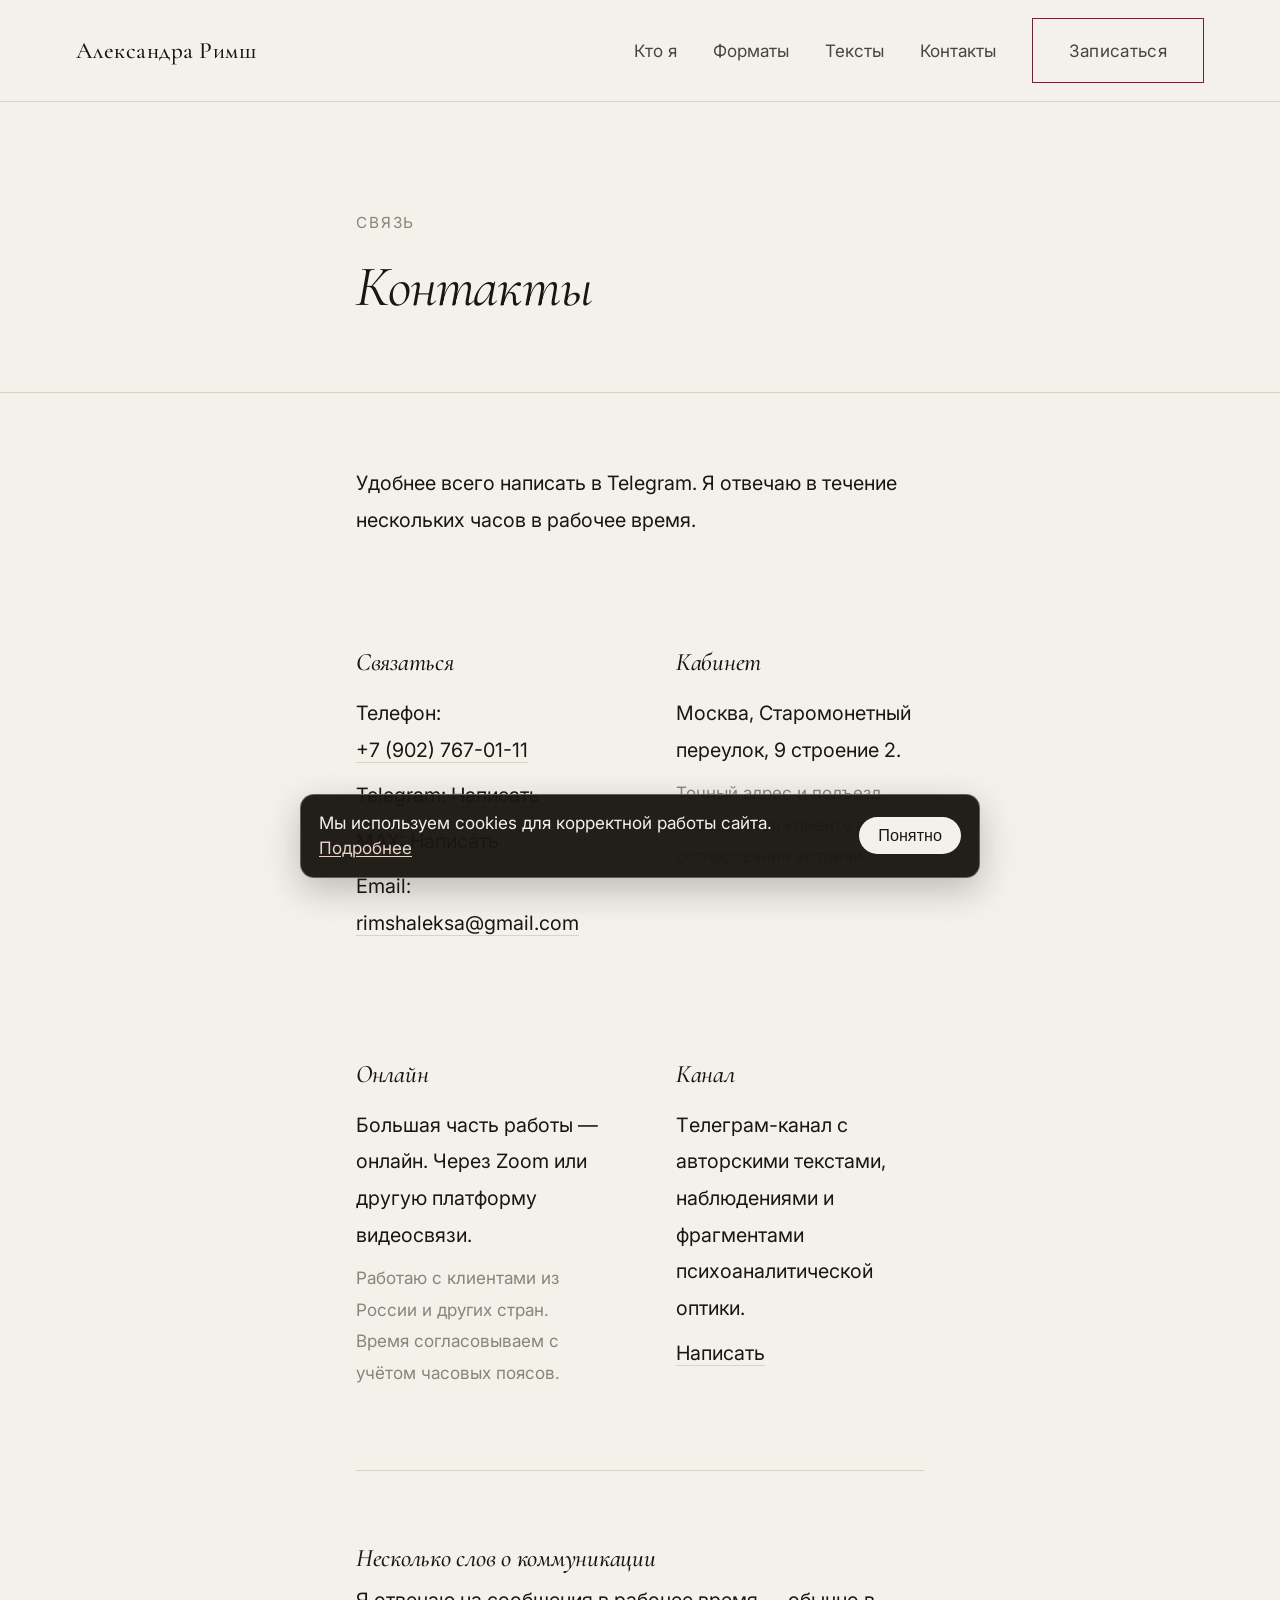
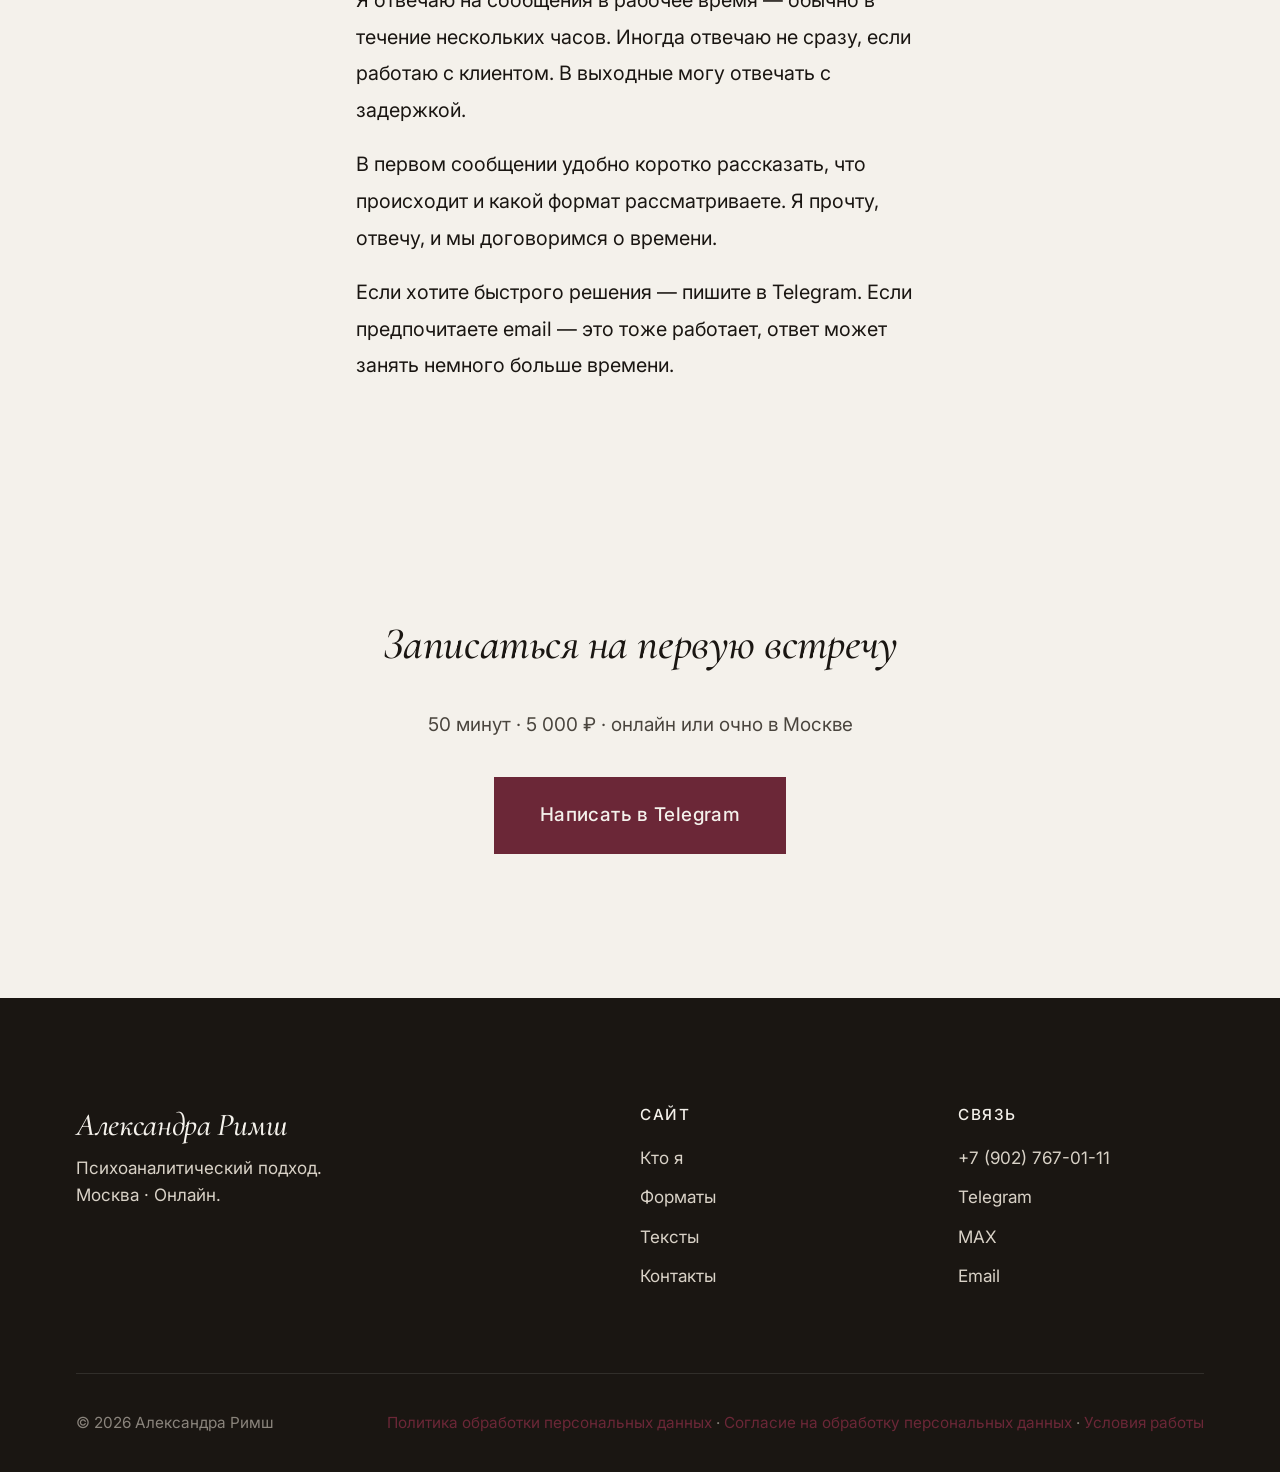
<file: contacts.html>
<!DOCTYPE html>
<html lang="ru">
<head>
  <meta charset="UTF-8">
  <meta name="viewport" content="width=device-width, initial-scale=1.0">

  <title>Контакты — Александра Римш, психоаналитик в Москве</title>
  <meta name="description" content="Связаться с Александрой Римш: Telegram, MAX, email. Кабинет в центре Москвы. Консультации онлайн.">
  <link rel="canonical" href="https://sasharimsh.ru/contacts.html">

  <meta property="og:type" content="website">
  <meta property="og:url" content="https://sasharimsh.ru/contacts.html">
  <meta property="og:title" content="Контакты — Александра Римш">
  <meta property="og:description" content="Связаться с Александрой Римш.">
  <meta property="og:image" content="https://sasharimsh.ru/images/og-cover.jpg">
  <meta property="og:locale" content="ru_RU">

  <link rel="stylesheet" href="css/style.css">
  <link rel="icon" type="image/png" href="images/favicon.png">
</head>
<body>

  <header class="site-header">
    <div class="site-header__inner">
      <a href="/" class="site-header__logo">Александра Римш</a>
      <button class="site-nav__toggle" aria-label="Меню" aria-expanded="false">
        <svg viewBox="0 0 24 24" fill="none" stroke="currentColor" stroke-width="1.5">
          <line x1="3" y1="6" x2="21" y2="6"/>
          <line x1="3" y1="12" x2="21" y2="12"/>
          <line x1="3" y1="18" x2="21" y2="18"/>
        </svg>
      </button>
      <nav class="site-nav">
        <a href="about.html">Кто я</a>
        <a href="services.html">Форматы</a>
        <a href="articles.html">Тексты</a>
        <a href="contacts.html">Контакты</a>
        <a href="index.html#zapis" class="button button--outline">Записаться</a>
      </nav>
    </div>
  </header>

  <section class="page-header">
    <div class="page-header__inner">
      <div class="page-header__label">Связь</div>
      <h1>Контакты</h1>
    </div>
  </section>

  <section class="article-content">
    <div class="article-content__inner">

      <p class="lead">
        Удобнее всего написать в Telegram. Я отвечаю в течение нескольких часов в рабочее время.
      </p>

      <div class="contacts-grid">

        <div class="contact-block">
          <h3>Связаться</h3>
          <p>
            Телефон: <a href="tel:+79027670111" class="contact-phone">+7 (902) 767-01-11</a>
          </p>
          <p>
            Telegram: <a href="https://t.me/rimshsasha" target="_blank" rel="noopener">Написать</a>
          </p>
          <p>
            MAX: <a href="https://max.ru/u/f9LHodD0cOJApQzXgV6zJ4LXHf2I33DKzBzjT7hP4PG8Oo-cxSB2oq-m4-8" target="_blank" rel="noopener">Написать</a>
          </p>
          <p>
            Email: <a href="mailto:rimshaleksa@gmail.com">rimshaleksa@gmail.com</a>
          </p>
        </div>

        <div class="contact-block">
          <h3>Кабинет</h3>
          <p>
            Москва, Старомонетный переулок, 9 строение 2.
          </p>
          <p style="font-size: 0.95rem; color: var(--color-text-muted); margin-top: 0.5rem;">
            Точный адрес и подъезд сообщаются клиенту после согласования встречи.
          </p>
        </div>

        <div class="contact-block">
          <h3>Онлайн</h3>
          <p>
            Большая часть работы — онлайн. Через Zoom или другую платформу видеосвязи.
          </p>
          <p style="font-size: 0.95rem; color: var(--color-text-muted); margin-top: 0.5rem;">
            Работаю с клиентами из России и других стран. Время согласовываем с учётом часовых поясов.
          </p>
        </div>

        <div class="contact-block">
          <h3>Канал</h3>
          <p>
            Tелеграм-канал с авторскими текстами, наблюдениями и фрагментами психоаналитической оптики.
          </p>
          <p>
            <a href="https://t.me/rimsh_sasha" target="_blank" rel="noopener">Написать</a>
          </p>
        </div>

      </div>

      <div style="margin-top: 4rem; padding-top: 2rem; border-top: 1px solid var(--color-line);">
        <h3 style="font-style: italic;">Несколько слов о коммуникации</h3>
        <p>
          Я отвечаю на сообщения в рабочее время — обычно в течение нескольких часов. Иногда отвечаю не сразу, если работаю с клиентом. В выходные могу отвечать с задержкой.
        </p>
        <p>
          В первом сообщении удобно коротко рассказать, что происходит и какой формат рассматриваете. Я прочту, отвечу, и мы договоримся о времени.
        </p>
        <p>
          Если хотите быстрого решения — пишите в Telegram. Если предпочитаете email — это тоже работает, ответ может занять немного больше времени.
        </p>
      </div>

    </div>
  </section>

  <section class="booking">
    <div class="booking__inner">
      <h2>Записаться на первую встречу</h2>
      <p>50 минут · 5 000 ₽ · онлайн или очно в Москве</p>
      <div class="booking__buttons">
        <a href="https://t.me/rimshsasha" class="button button--large" target="_blank" rel="noopener">
          Написать в Telegram
        </a>
      </div>
    </div>
  </section>

  <footer class="site-footer">
    <div class="site-footer__inner">
      <div class="site-footer__main">
        <div class="site-footer__brand">
          <h3>Александра Римш</h3>
          <p>Психоаналитический подход.<br>Москва · Онлайн.</p>
        </div>
        <div class="site-footer__col">
          <h4>Сайт</h4>
          <ul>
            <li><a href="about.html">Кто я</a></li>
            <li><a href="services.html">Форматы</a></li>
            <li><a href="articles.html">Тексты</a></li>
            <li><a href="contacts.html">Контакты</a></li>
          </ul>
        </div>
        <div class="site-footer__col">
          <h4>Связь</h4>
          <ul>
            <li><a href="tel:+79027670111">+7 (902) 767-01-11</a></li>
            <li><a href="https://t.me/rimshsasha" target="_blank" rel="noopener">Telegram</a></li>
            <li><a href="https://max.ru/u/f9LHodD0cOJApQzXgV6zJ4LXHf2I33DKzBzjT7hP4PG8Oo-cxSB2oq-m4-8" target="_blank" rel="noopener">MAX</a></li>
            <li><a href="mailto:rimshaleksa@gmail.com">Email</a></li>
          </ul>
        </div>
      </div>
      <div class="site-footer__bottom">
        <div>© <span id="current-year">2026</span> Александра Римш</div>
        <div><a href="privacy.html">Политика обработки персональных данных</a> · <a href="consent.html">Согласие на обработку персональных данных</a> · <a href="terms.html">Условия работы</a></div>
      </div>
    </div>
  </footer>

  <script src="js/main.js"></script>
</body>
</html>
</file>
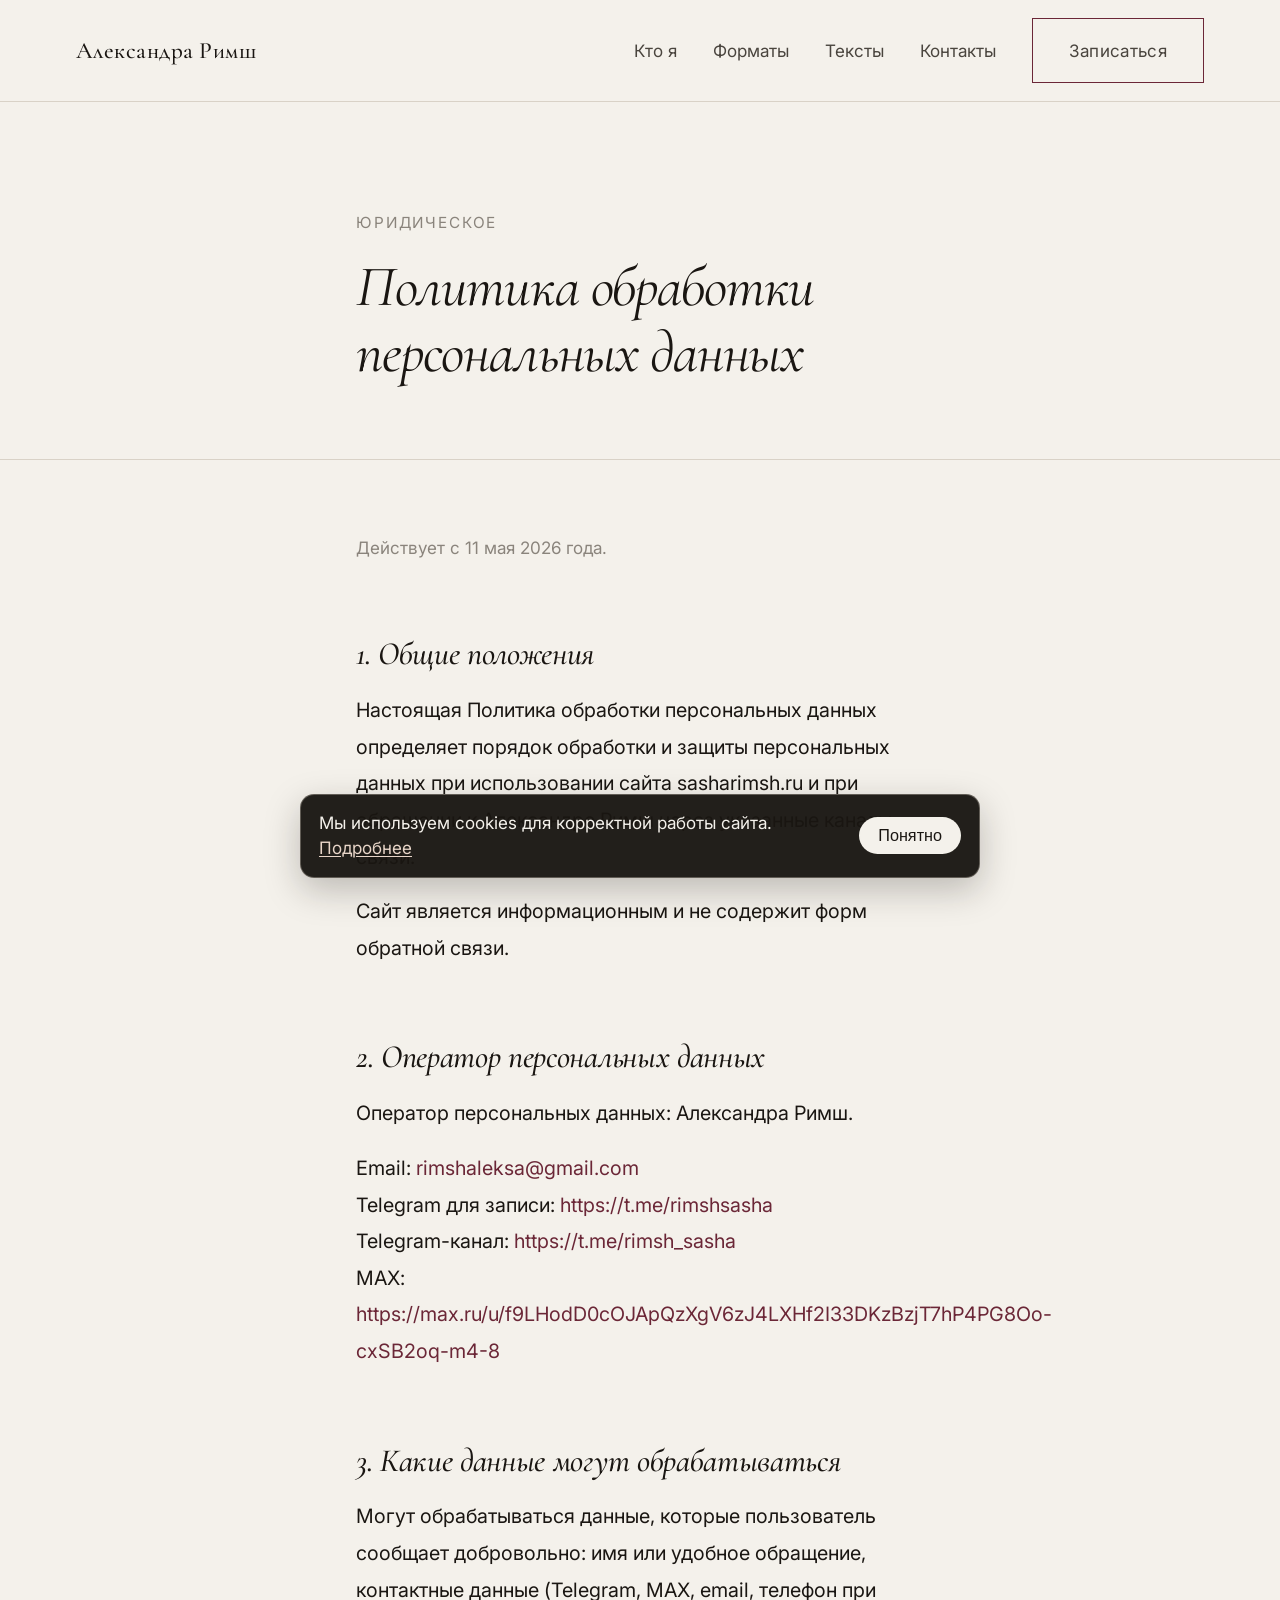
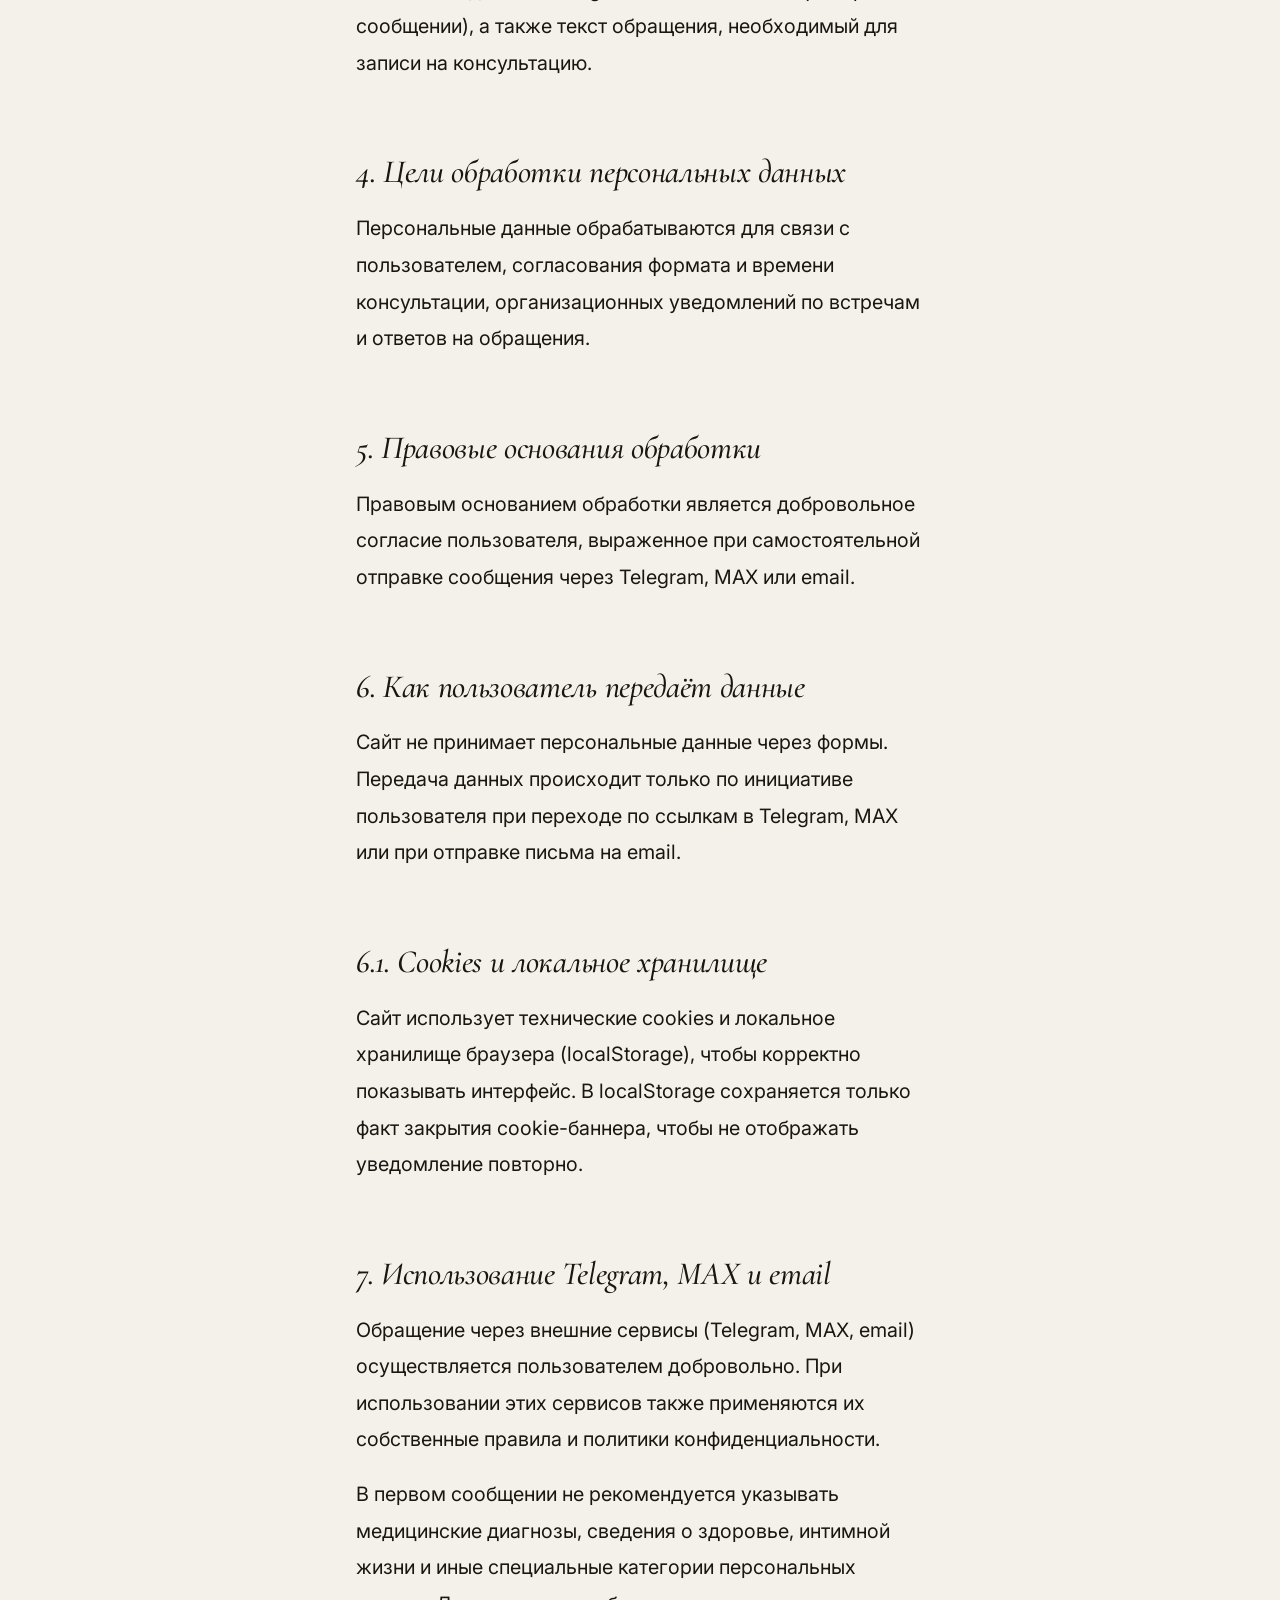
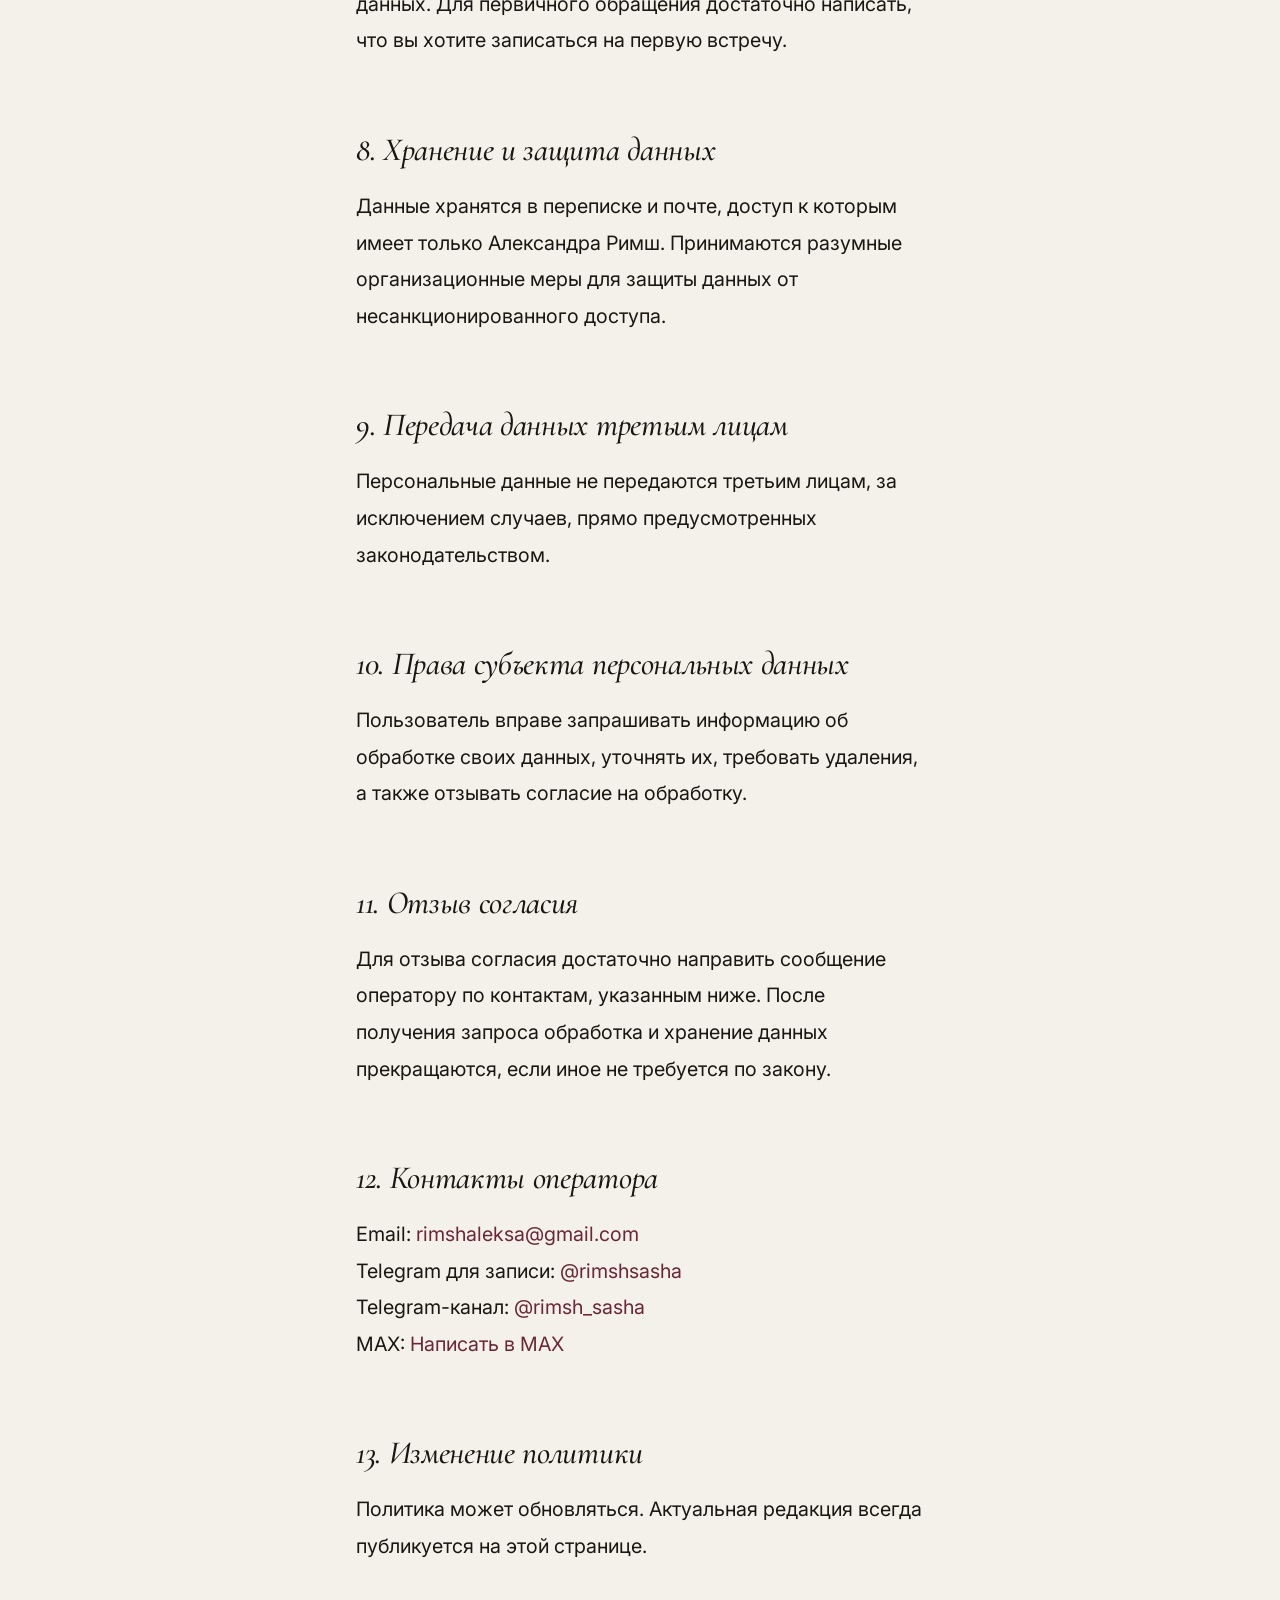
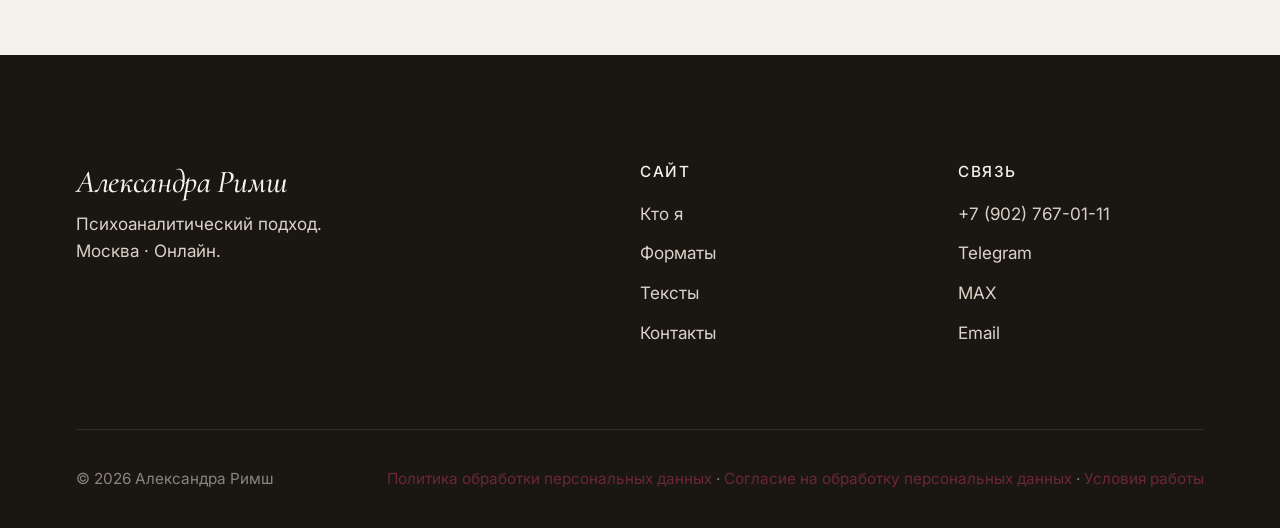
<file: privacy.html>
<!DOCTYPE html>
<html lang="ru">
<head>
  <meta charset="UTF-8">
  <meta name="viewport" content="width=device-width, initial-scale=1.0">

  <title>Политика обработки персональных данных — Александра Римш</title>
  <meta name="description" content="Политика обработки персональных данных при обращении к Александре Римш через сайт, Telegram, MAX и email.">
  <link rel="canonical" href="https://sasharimsh.ru/privacy.html">
  <meta name="robots" content="noindex, follow">

  <link rel="stylesheet" href="css/style.css">
  <link rel="icon" type="image/png" href="images/favicon.png">
</head>
<body>

  <header class="site-header">
    <div class="site-header__inner">
      <a href="/" class="site-header__logo">Александра Римш</a>
      <button class="site-nav__toggle" aria-label="Меню" aria-expanded="false">
        <svg viewBox="0 0 24 24" fill="none" stroke="currentColor" stroke-width="1.5">
          <line x1="3" y1="6" x2="21" y2="6"/>
          <line x1="3" y1="12" x2="21" y2="12"/>
          <line x1="3" y1="18" x2="21" y2="18"/>
        </svg>
      </button>
      <nav class="site-nav">
        <a href="about.html">Кто я</a>
        <a href="services.html">Форматы</a>
        <a href="articles.html">Тексты</a>
        <a href="contacts.html">Контакты</a>
        <a href="index.html#zapis" class="button button--outline">Записаться</a>
      </nav>
    </div>
  </header>

  <section class="page-header">
    <div class="page-header__inner">
      <div class="page-header__label">Юридическое</div>
      <h1>Политика обработки персональных данных</h1>
    </div>
  </section>

  <section class="article-content">
    <div class="article-content__inner">
      <p style="font-size: 0.95rem; color: var(--color-text-muted);">Действует с 11 мая 2026 года.</p>

      <h2>1. Общие положения</h2>
      <p>Настоящая Политика обработки персональных данных определяет порядок обработки и защиты персональных данных при использовании сайта sasharimsh.ru и при обращении к Александре Римш через указанные каналы связи.</p>
      <p>Сайт является информационным и не содержит форм обратной связи.</p>

      <h2>2. Оператор персональных данных</h2>
      <p>Оператор персональных данных: Александра Римш.</p>
      <p>Email: <a href="mailto:rimshaleksa@gmail.com">rimshaleksa@gmail.com</a><br>Telegram для записи: <a href="https://t.me/rimshsasha" target="_blank" rel="noopener">https://t.me/rimshsasha</a><br>Telegram-канал: <a href="https://t.me/rimsh_sasha" target="_blank" rel="noopener">https://t.me/rimsh_sasha</a><br>MAX: <a href="https://max.ru/u/f9LHodD0cOJApQzXgV6zJ4LXHf2I33DKzBzjT7hP4PG8Oo-cxSB2oq-m4-8" target="_blank" rel="noopener">https://max.ru/u/f9LHodD0cOJApQzXgV6zJ4LXHf2I33DKzBzjT7hP4PG8Oo-cxSB2oq-m4-8</a></p>

      <h2>3. Какие данные могут обрабатываться</h2>
      <p>Могут обрабатываться данные, которые пользователь сообщает добровольно: имя или удобное обращение, контактные данные (Telegram, MAX, email, телефон при сообщении), а также текст обращения, необходимый для записи на консультацию.</p>

      <h2>4. Цели обработки персональных данных</h2>
      <p>Персональные данные обрабатываются для связи с пользователем, согласования формата и времени консультации, организационных уведомлений по встречам и ответов на обращения.</p>

      <h2>5. Правовые основания обработки</h2>
      <p>Правовым основанием обработки является добровольное согласие пользователя, выраженное при самостоятельной отправке сообщения через Telegram, MAX или email.</p>

      <h2>6. Как пользователь передаёт данные</h2>
      <p>Сайт не принимает персональные данные через формы. Передача данных происходит только по инициативе пользователя при переходе по ссылкам в Telegram, MAX или при отправке письма на email.</p>

      <h2>6.1. Cookies и локальное хранилище</h2>
      <p>Сайт использует технические cookies и локальное хранилище браузера (localStorage), чтобы корректно показывать интерфейс. В localStorage сохраняется только факт закрытия cookie-баннера, чтобы не отображать уведомление повторно.</p>

      <h2>7. Использование Telegram, MAX и email</h2>
      <p>Обращение через внешние сервисы (Telegram, MAX, email) осуществляется пользователем добровольно. При использовании этих сервисов также применяются их собственные правила и политики конфиденциальности.</p>
      <p>В первом сообщении не рекомендуется указывать медицинские диагнозы, сведения о здоровье, интимной жизни и иные специальные категории персональных данных. Для первичного обращения достаточно написать, что вы хотите записаться на первую встречу.</p>

      <h2>8. Хранение и защита данных</h2>
      <p>Данные хранятся в переписке и почте, доступ к которым имеет только Александра Римш. Принимаются разумные организационные меры для защиты данных от несанкционированного доступа.</p>

      <h2>9. Передача данных третьим лицам</h2>
      <p>Персональные данные не передаются третьим лицам, за исключением случаев, прямо предусмотренных законодательством.</p>

      <h2>10. Права субъекта персональных данных</h2>
      <p>Пользователь вправе запрашивать информацию об обработке своих данных, уточнять их, требовать удаления, а также отзывать согласие на обработку.</p>

      <h2>11. Отзыв согласия</h2>
      <p>Для отзыва согласия достаточно направить сообщение оператору по контактам, указанным ниже. После получения запроса обработка и хранение данных прекращаются, если иное не требуется по закону.</p>

      <h2>12. Контакты оператора</h2>
      <p>Email: <a href="mailto:rimshaleksa@gmail.com">rimshaleksa@gmail.com</a><br>Telegram для записи: <a href="https://t.me/rimshsasha" target="_blank" rel="noopener">@rimshsasha</a><br>Telegram-канал: <a href="https://t.me/rimsh_sasha" target="_blank" rel="noopener">@rimsh_sasha</a><br>MAX: <a href="https://max.ru/u/f9LHodD0cOJApQzXgV6zJ4LXHf2I33DKzBzjT7hP4PG8Oo-cxSB2oq-m4-8" target="_blank" rel="noopener">Написать в MAX</a></p>

      <h2>13. Изменение политики</h2>
      <p>Политика может обновляться. Актуальная редакция всегда публикуется на этой странице.</p>
    </div>
  </section>

  <footer class="site-footer">
    <div class="site-footer__inner">
      <div class="site-footer__main">
        <div class="site-footer__brand">
          <h3>Александра Римш</h3>
          <p>Психоаналитический подход.<br>Москва · Онлайн.</p>
        </div>
        <div class="site-footer__col">
          <h4>Сайт</h4>
          <ul>
            <li><a href="about.html">Кто я</a></li>
            <li><a href="services.html">Форматы</a></li>
            <li><a href="articles.html">Тексты</a></li>
            <li><a href="contacts.html">Контакты</a></li>
          </ul>
        </div>
        <div class="site-footer__col">
          <h4>Связь</h4>
          <ul>
            <li><a href="tel:+79027670111">+7 (902) 767-01-11</a></li>
            <li><a href="https://t.me/rimshsasha" target="_blank" rel="noopener">Telegram</a></li>
            <li><a href="https://max.ru/u/f9LHodD0cOJApQzXgV6zJ4LXHf2I33DKzBzjT7hP4PG8Oo-cxSB2oq-m4-8" target="_blank" rel="noopener">MAX</a></li>
            <li><a href="mailto:rimshaleksa@gmail.com">Email</a></li>
          </ul>
        </div>
      </div>
      <div class="site-footer__bottom">
        <div>© <span id="current-year">2026</span> Александра Римш</div>
        <div><a href="privacy.html">Политика обработки персональных данных</a> · <a href="consent.html">Согласие на обработку персональных данных</a> · <a href="terms.html">Условия работы</a></div>
      </div>
    </div>
  </footer>

  <script src="js/main.js"></script>
</body>
</html>
</file>
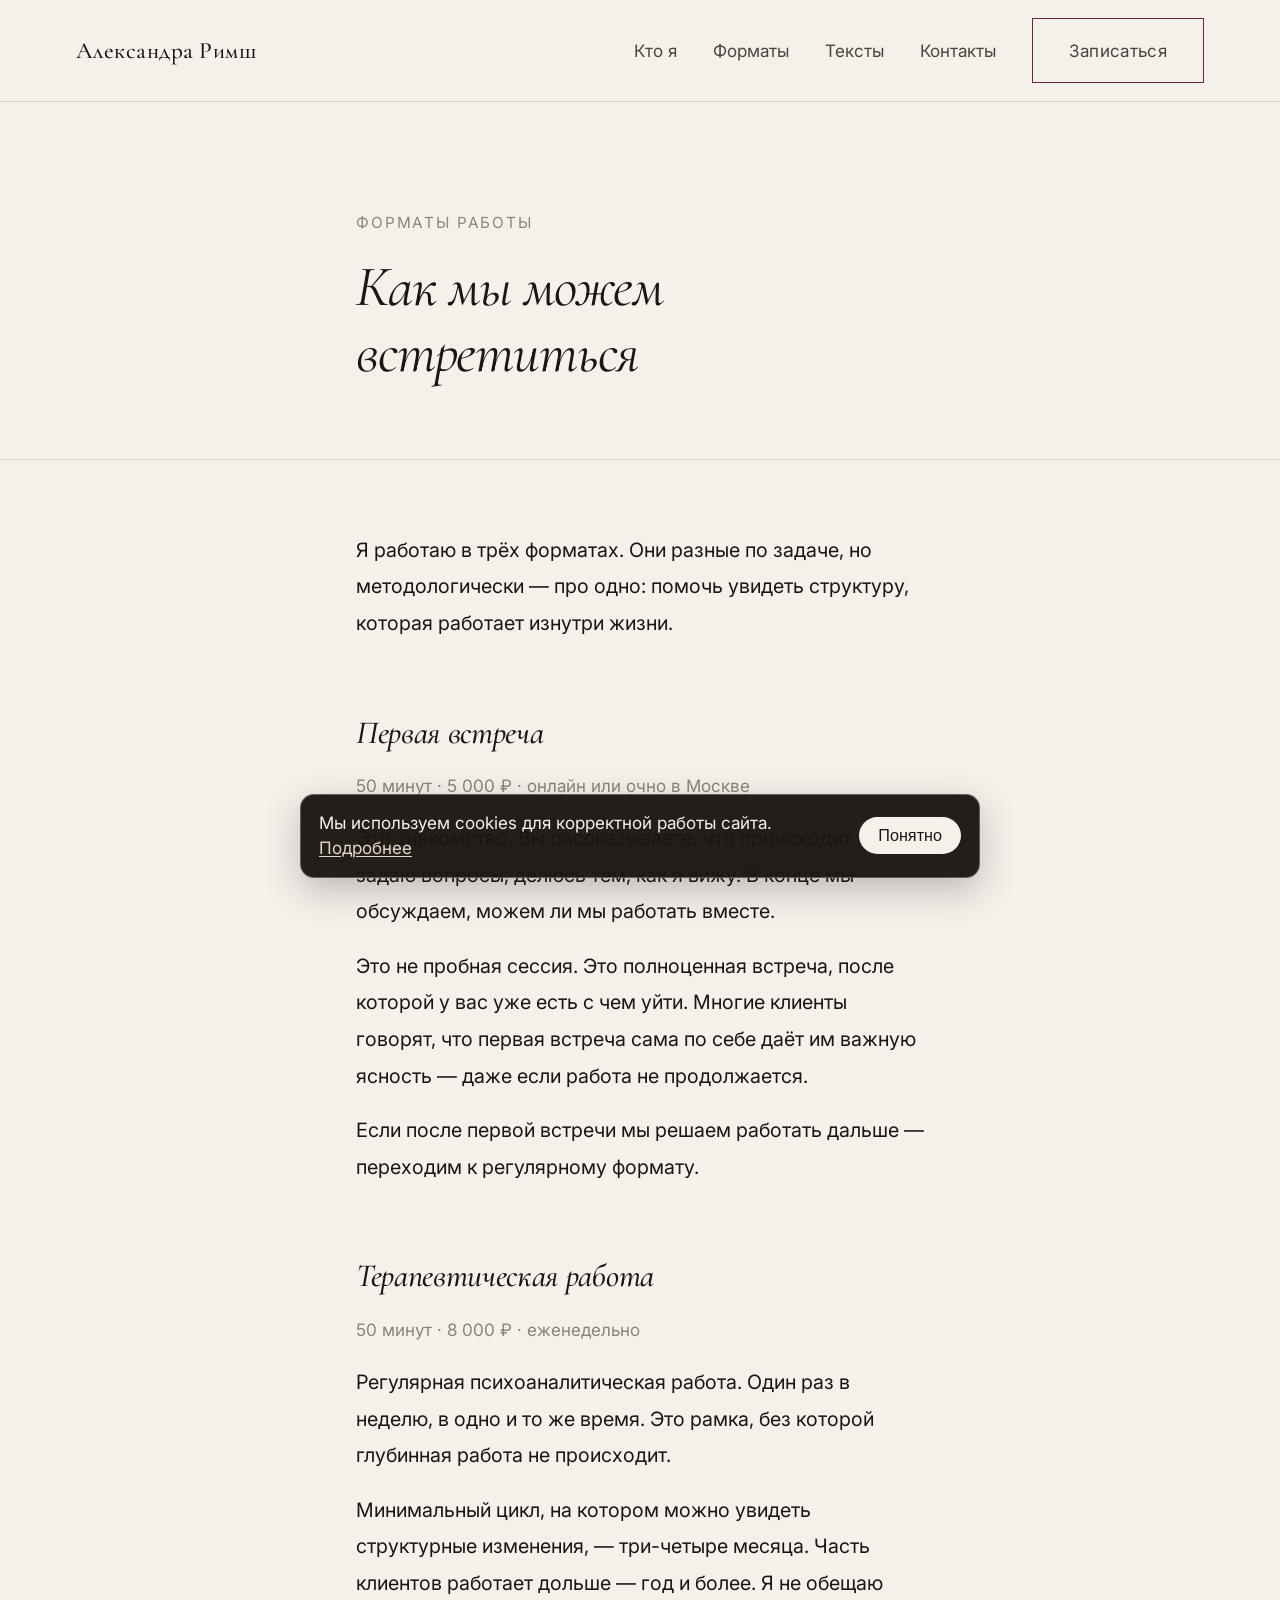
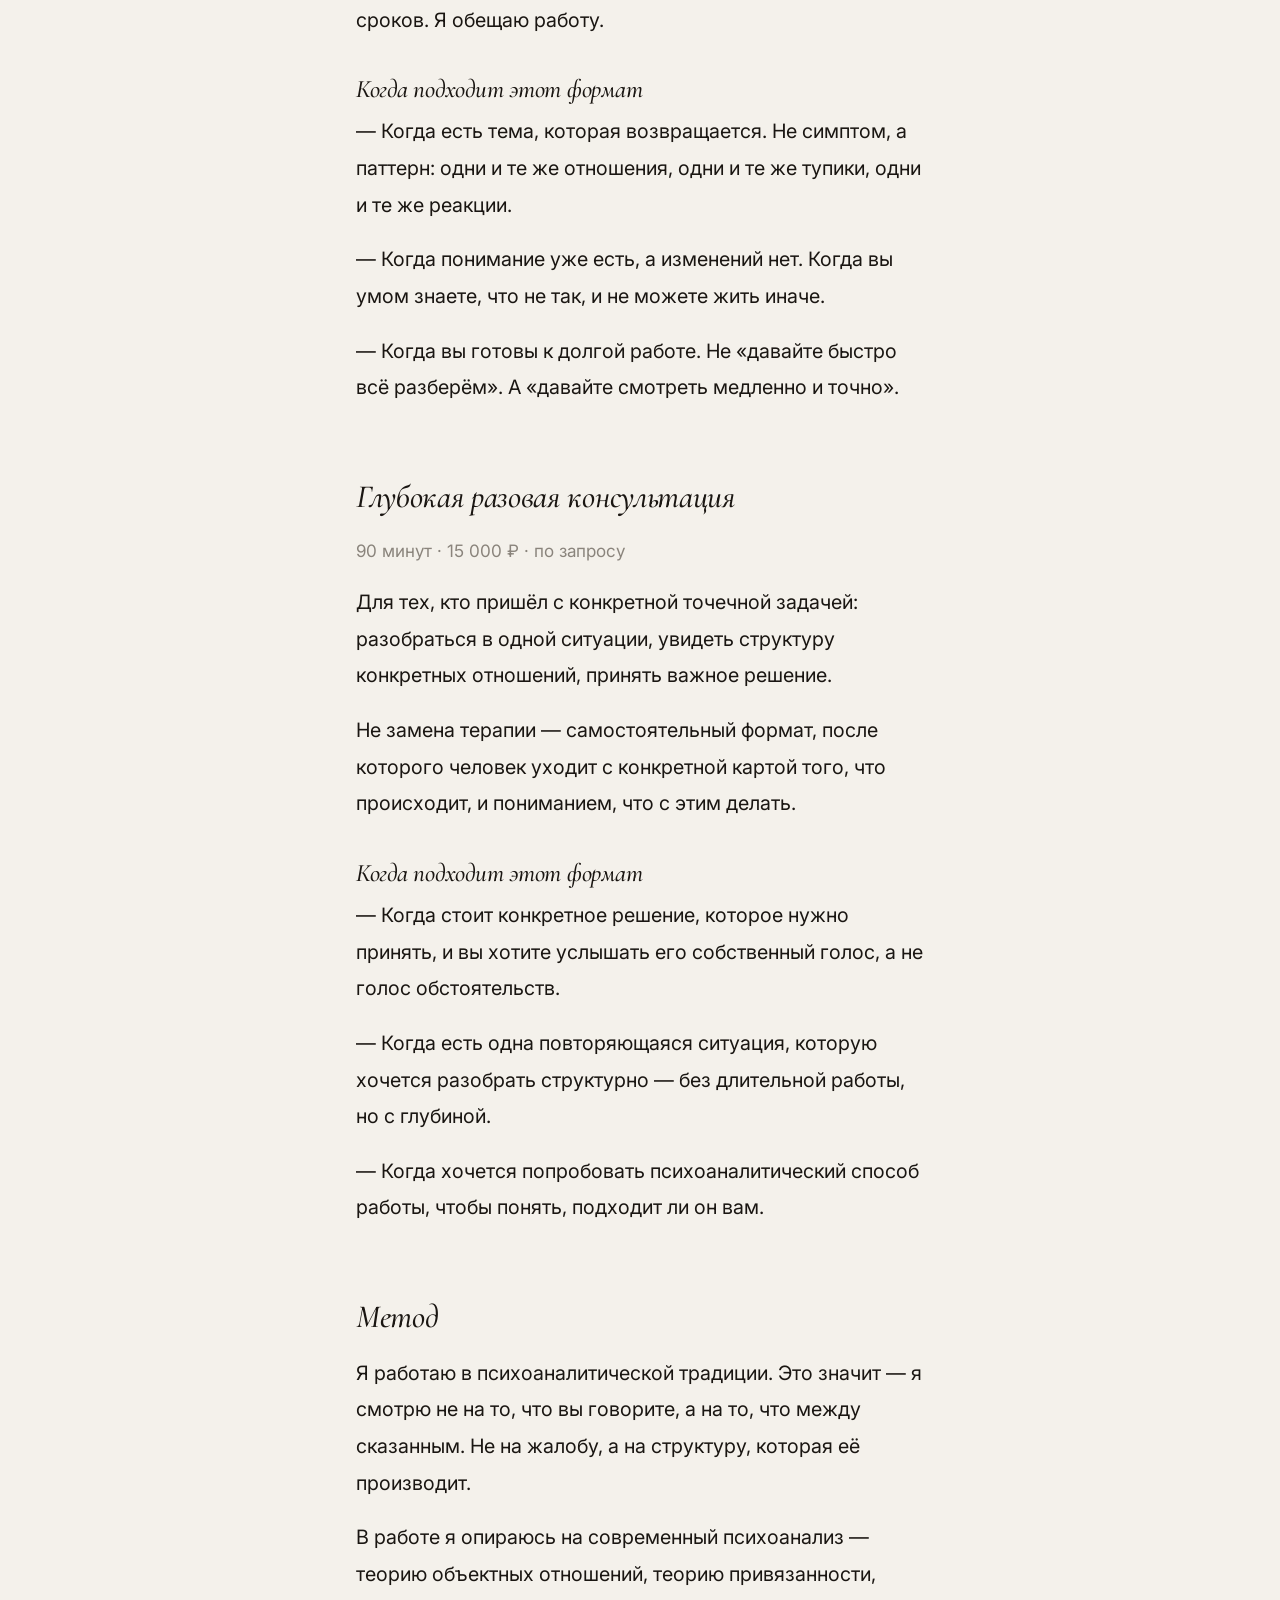
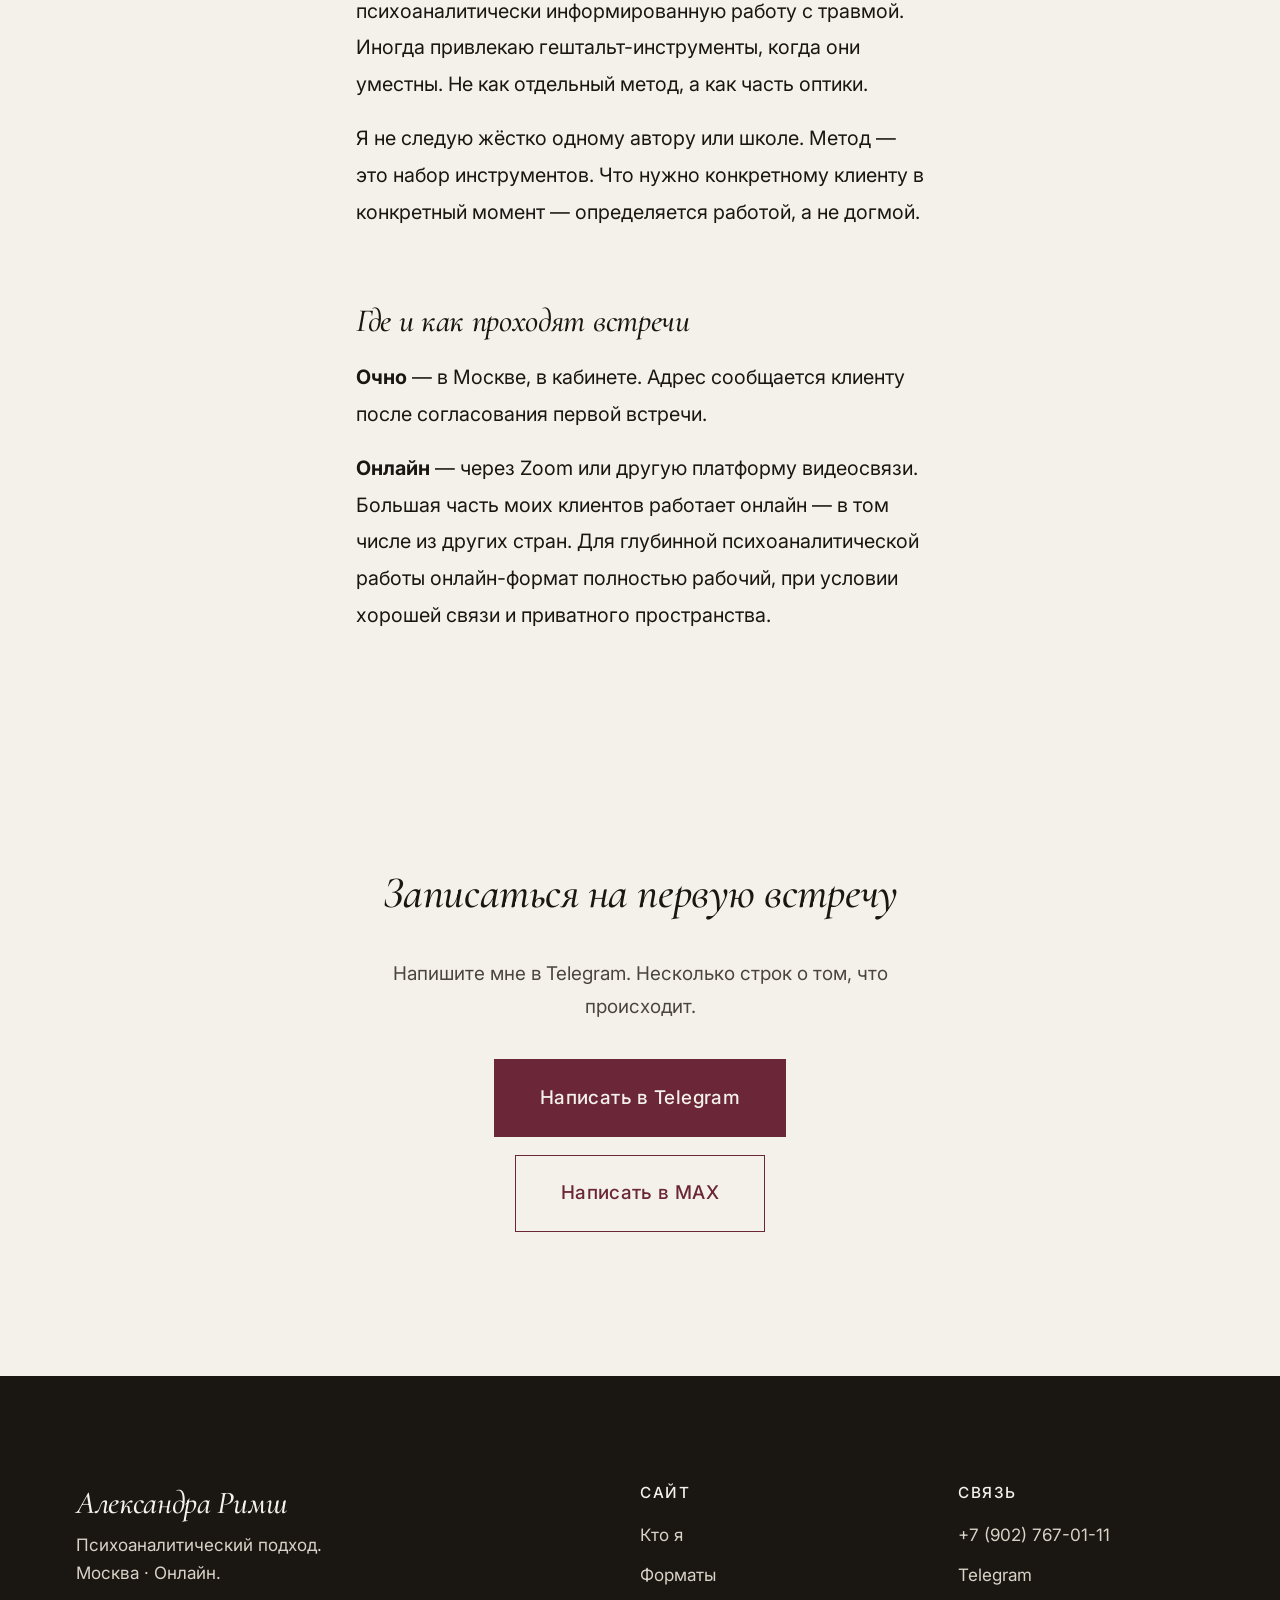
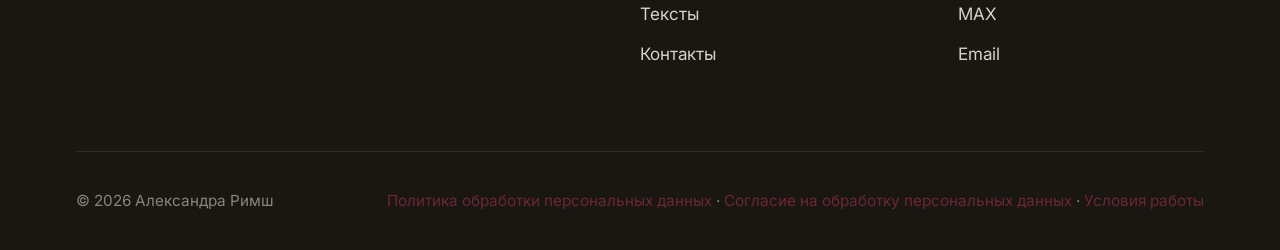
<file: services.html>
<!DOCTYPE html>
<html lang="ru">
<head>
  <meta charset="UTF-8">
  <meta name="viewport" content="width=device-width, initial-scale=1.0">

  <title>Форматы работы — Александра Римш, психоаналитический подход</title>
  <meta name="description" content="Три формата психоаналитической работы: первая встреча, регулярная терапия, разовая глубокая консультация. Очно в Москве и онлайн.">
  <link rel="canonical" href="https://sasharimsh.ru/services.html">

  <meta property="og:type" content="website">
  <meta property="og:url" content="https://sasharimsh.ru/services.html">
  <meta property="og:title" content="Форматы работы — Александра Римш">
  <meta property="og:description" content="Три формата психоаналитической работы: первая встреча, регулярная терапия, разовая глубокая консультация.">
  <meta property="og:image" content="https://sasharimsh.ru/images/og-cover.jpg">
  <meta property="og:locale" content="ru_RU">

  <link rel="stylesheet" href="css/style.css">
  <link rel="icon" type="image/png" href="images/favicon.png">
</head>
<body>

  <header class="site-header">
    <div class="site-header__inner">
      <a href="/" class="site-header__logo">Александра Римш</a>
      <button class="site-nav__toggle" aria-label="Меню" aria-expanded="false">
        <svg viewBox="0 0 24 24" fill="none" stroke="currentColor" stroke-width="1.5">
          <line x1="3" y1="6" x2="21" y2="6"/>
          <line x1="3" y1="12" x2="21" y2="12"/>
          <line x1="3" y1="18" x2="21" y2="18"/>
        </svg>
      </button>
      <nav class="site-nav">
        <a href="about.html">Кто я</a>
        <a href="services.html">Форматы</a>
        <a href="articles.html">Тексты</a>
        <a href="contacts.html">Контакты</a>
        <a href="index.html#zapis" class="button button--outline">Записаться</a>
      </nav>
    </div>
  </header>

  <section class="page-header">
    <div class="page-header__inner">
      <div class="page-header__label">Форматы работы</div>
      <h1>Как мы можем встретиться</h1>
    </div>
  </section>

  <section class="article-content">
    <div class="article-content__inner">
      <p class="lead">
        Я работаю в трёх форматах. Они разные по задаче, но методологически — про одно: помочь увидеть структуру, которая работает изнутри жизни.
      </p>

      <h2>Первая встреча</h2>
      <p style="color: var(--color-text-muted); font-size: 0.95rem;">
        50 минут · 5 000 ₽ · онлайн или очно в Москве
      </p>

      <p>
        Это знакомство. Вы рассказываете, что происходит. Я задаю вопросы, делюсь тем, как я вижу. В конце мы обсуждаем, можем ли мы работать вместе.
      </p>
      <p>
        Это не пробная сессия. Это полноценная встреча, после которой у вас уже есть с чем уйти. Многие клиенты говорят, что первая встреча сама по себе даёт им важную ясность — даже если работа не продолжается.
      </p>
      <p>
        Если после первой встречи мы решаем работать дальше — переходим к регулярному формату.
      </p>

      <h2>Терапевтическая работа</h2>
      <p style="color: var(--color-text-muted); font-size: 0.95rem;">
        50 минут · 8 000 ₽ · еженедельно
      </p>

      <p>
        Регулярная психоаналитическая работа. Один раз в неделю, в одно и то же время. Это рамка, без которой глубинная работа не происходит.
      </p>
      <p>
        Минимальный цикл, на котором можно увидеть структурные изменения, — три-четыре месяца. Часть клиентов работает дольше — год и более. Я не обещаю сроков. Я обещаю работу.
      </p>

      <h3>Когда подходит этот формат</h3>
      <p>
        — Когда есть тема, которая возвращается. Не симптом, а паттерн: одни и те же отношения, одни и те же тупики, одни и те же реакции.
      </p>
      <p>
        — Когда понимание уже есть, а изменений нет. Когда вы умом знаете, что не так, и не можете жить иначе.
      </p>
      <p>
        — Когда вы готовы к долгой работе. Не «давайте быстро всё разберём». А «давайте смотреть медленно и точно».
      </p>

      <h2>Глубокая разовая консультация</h2>
      <p style="color: var(--color-text-muted); font-size: 0.95rem;">
        90 минут · 15 000 ₽ · по запросу
      </p>

      <p>
        Для тех, кто пришёл с конкретной точечной задачей: разобраться в одной ситуации, увидеть структуру конкретных отношений, принять важное решение.
      </p>
      <p>
        Не замена терапии — самостоятельный формат, после которого человек уходит с конкретной картой того, что происходит, и пониманием, что с этим делать.
      </p>

      <h3>Когда подходит этот формат</h3>
      <p>
        — Когда стоит конкретное решение, которое нужно принять, и вы хотите услышать его собственный голос, а не голос обстоятельств.
      </p>
      <p>
        — Когда есть одна повторяющаяся ситуация, которую хочется разобрать структурно — без длительной работы, но с глубиной.
      </p>
      <p>
        — Когда хочется попробовать психоаналитический способ работы, чтобы понять, подходит ли он вам.
      </p>

      <h2>Метод</h2>

      <p>
        Я работаю в психоаналитической традиции. Это значит — я смотрю не на то, что вы говорите, а на то, что между сказанным. Не на жалобу, а на структуру, которая её производит.
      </p>
      <p>
        В работе я опираюсь на современный психоанализ — теорию объектных отношений, теорию привязанности, психоаналитически информированную работу с травмой. Иногда привлекаю гештальт-инструменты, когда они уместны. Не как отдельный метод, а как часть оптики.
      </p>
      <p>
        Я не следую жёстко одному автору или школе. Метод — это набор инструментов. Что нужно конкретному клиенту в конкретный момент — определяется работой, а не догмой.
      </p>

      <h2>Где и как проходят встречи</h2>

      <p>
        <strong>Очно</strong> — в Москве, в кабинете. Адрес сообщается клиенту после согласования первой встречи.
      </p>
      <p>
        <strong>Онлайн</strong> — через Zoom или другую платформу видеосвязи. Большая часть моих клиентов работает онлайн — в том числе из других стран. Для глубинной психоаналитической работы онлайн-формат полностью рабочий, при условии хорошей связи и приватного пространства.
      </p>

    </div>
  </section>

  <section class="booking">
    <div class="booking__inner">
      <h2>Записаться на первую встречу</h2>
      <p>Напишите мне в Telegram. Несколько строк о том, что происходит.</p>
      <div class="booking__buttons">
        <a href="https://t.me/rimshsasha" class="button button--large" target="_blank" rel="noopener">
          Написать в Telegram
        </a>
        <a href="https://max.ru/u/f9LHodD0cOJApQzXgV6zJ4LXHf2I33DKzBzjT7hP4PG8Oo-cxSB2oq-m4-8" class="button button--outline button--large" target="_blank" rel="noopener">
          Написать в MAX
        </a>
      </div>
    </div>
  </section>

  <footer class="site-footer">
    <div class="site-footer__inner">
      <div class="site-footer__main">
        <div class="site-footer__brand">
          <h3>Александра Римш</h3>
          <p>Психоаналитический подход.<br>Москва · Онлайн.</p>
        </div>
        <div class="site-footer__col">
          <h4>Сайт</h4>
          <ul>
            <li><a href="about.html">Кто я</a></li>
            <li><a href="services.html">Форматы</a></li>
            <li><a href="articles.html">Тексты</a></li>
            <li><a href="contacts.html">Контакты</a></li>
          </ul>
        </div>
        <div class="site-footer__col">
          <h4>Связь</h4>
          <ul>
            <li><a href="tel:+79027670111">+7 (902) 767-01-11</a></li>
            <li><a href="https://t.me/rimshsasha" target="_blank" rel="noopener">Telegram</a></li>
            <li><a href="https://max.ru/u/f9LHodD0cOJApQzXgV6zJ4LXHf2I33DKzBzjT7hP4PG8Oo-cxSB2oq-m4-8" target="_blank" rel="noopener">MAX</a></li>
            <li><a href="mailto:rimshaleksa@gmail.com">Email</a></li>
          </ul>
        </div>
      </div>
      <div class="site-footer__bottom">
        <div>© <span id="current-year">2026</span> Александра Римш</div>
        <div><a href="privacy.html">Политика обработки персональных данных</a> · <a href="consent.html">Согласие на обработку персональных данных</a> · <a href="terms.html">Условия работы</a></div>
      </div>
    </div>
  </footer>

  <script src="js/main.js"></script>
</body>
</html>
</file>
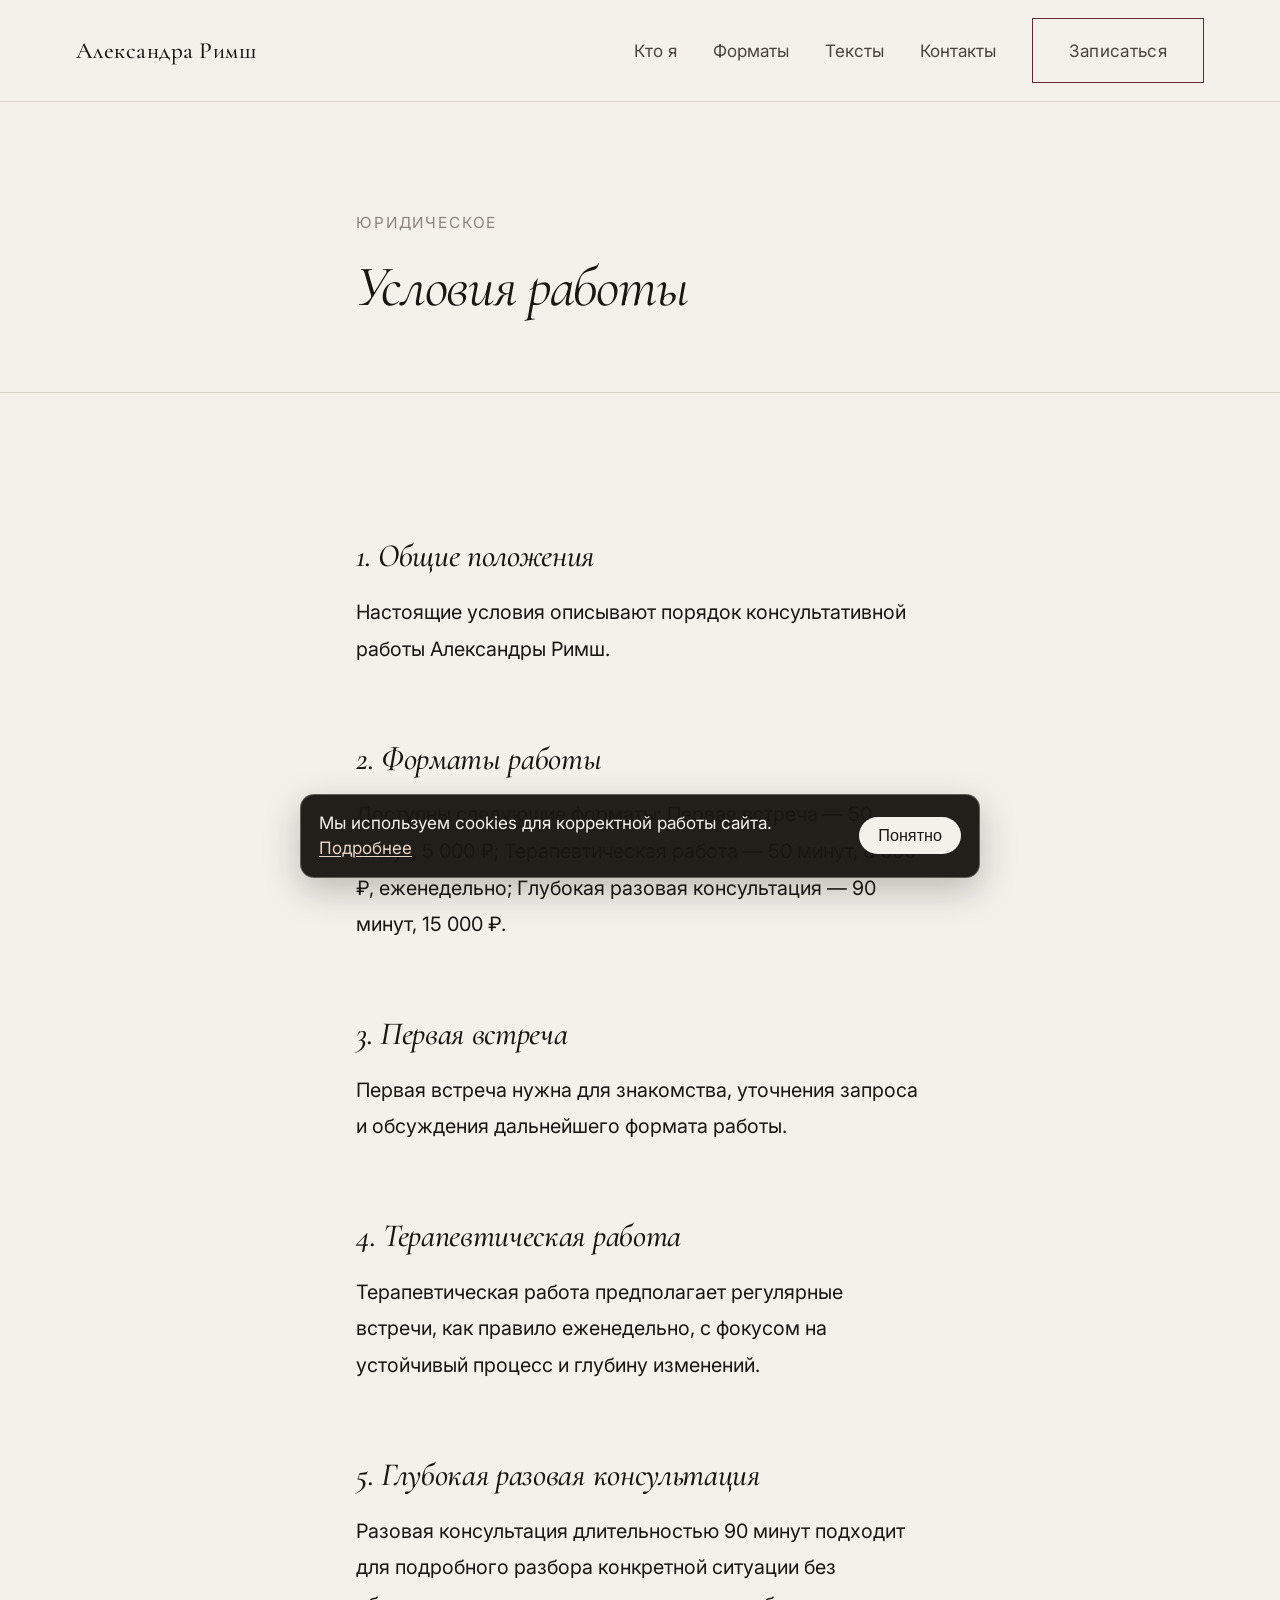
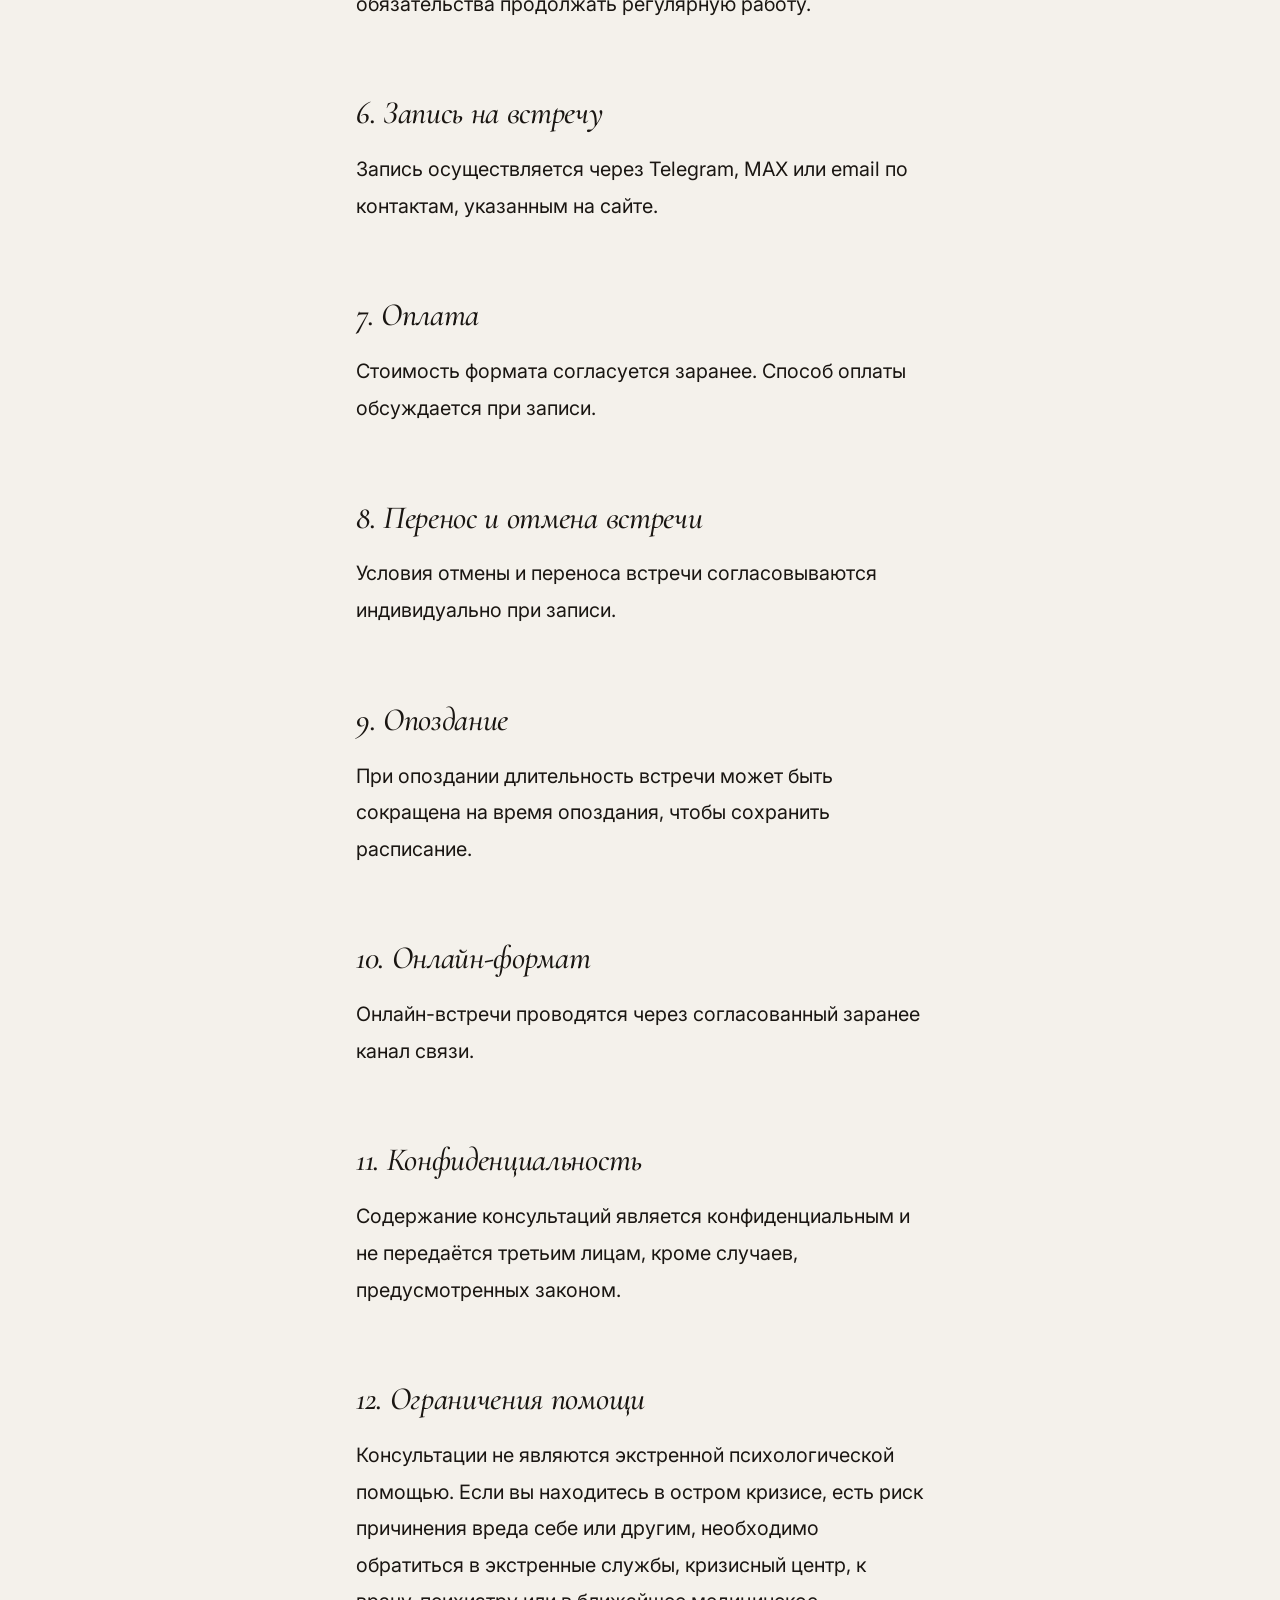
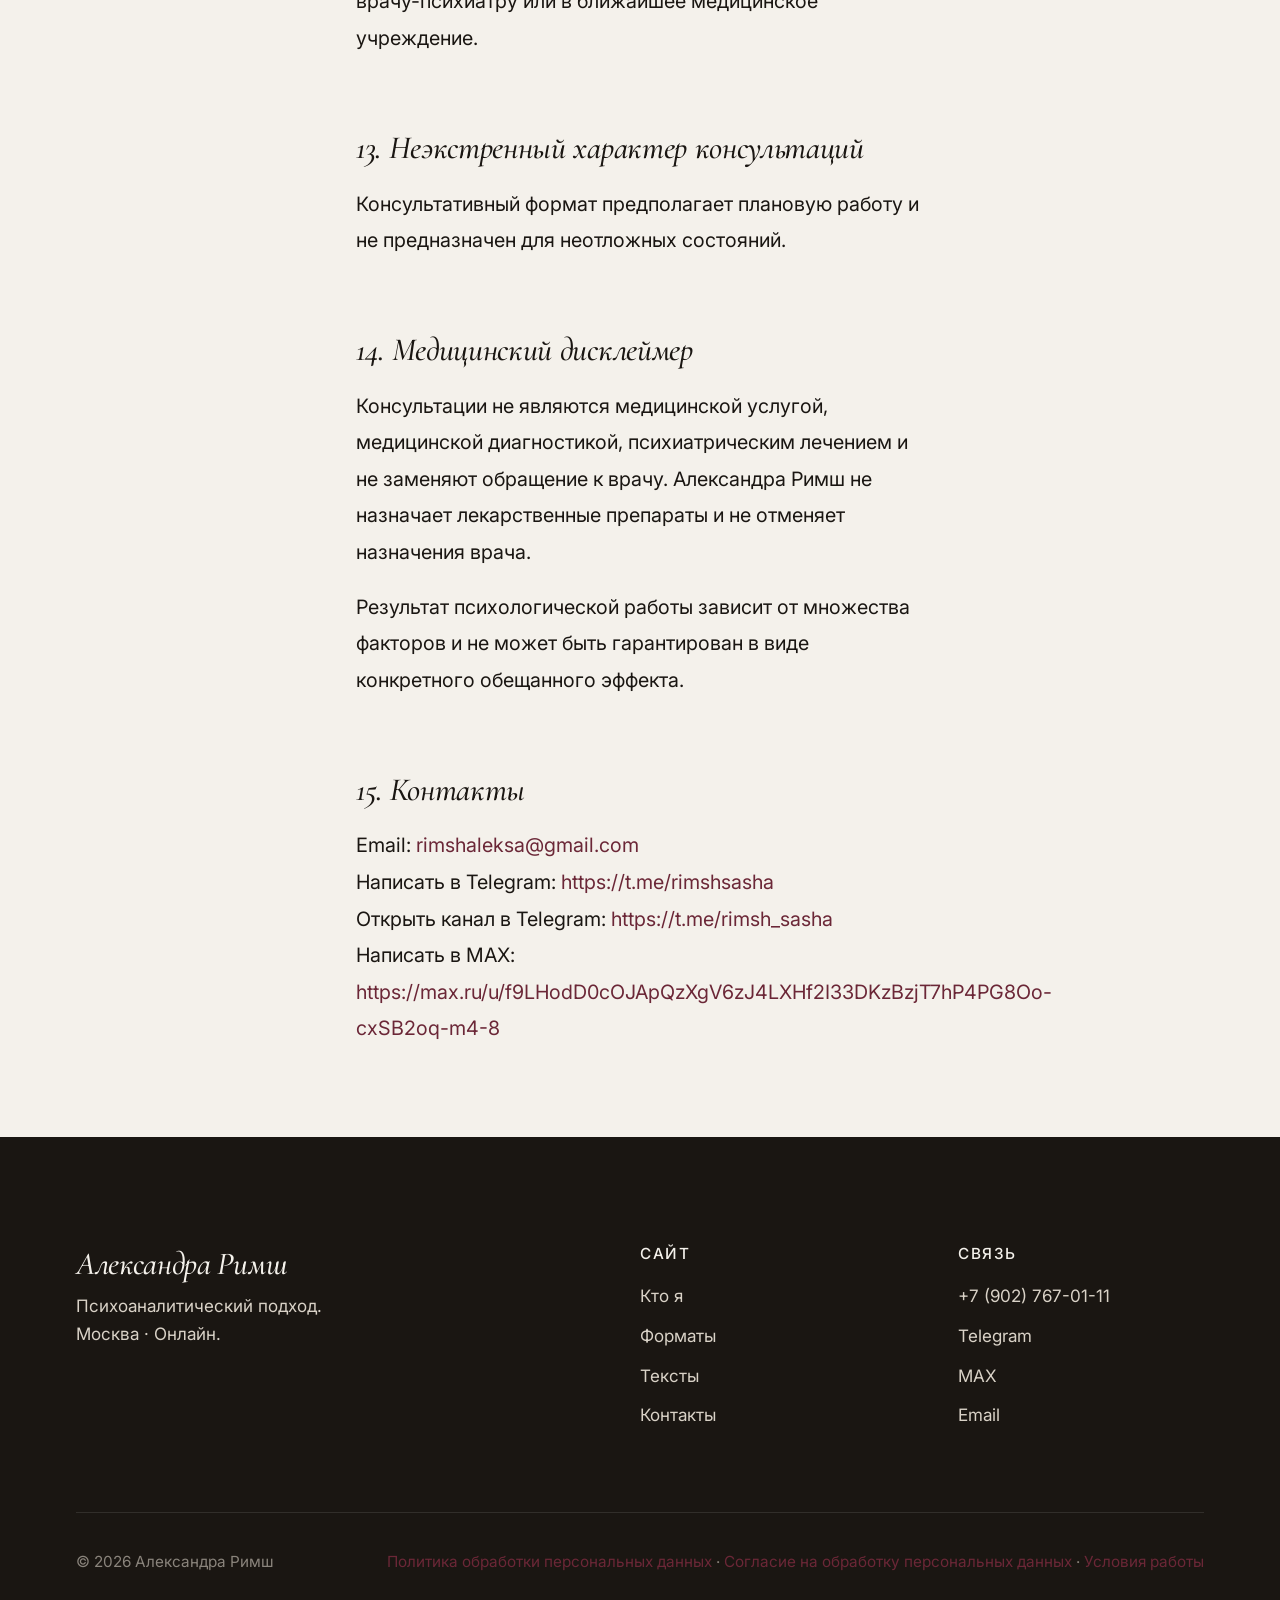
<file: terms.html>
<!DOCTYPE html>
<html lang="ru">
<head>
  <meta charset="UTF-8">
  <meta name="viewport" content="width=device-width, initial-scale=1.0">
  <title>Условия работы — Александра Римш</title>
  <meta name="description" content="Форматы работы, порядок записи, оплаты, переноса встреч, ограничения консультаций и условия конфиденциальности.">
  <link rel="canonical" href="https://sasharimsh.ru/terms.html">
  <meta name="robots" content="noindex, follow">
  <link rel="stylesheet" href="css/style.css">
  <link rel="icon" type="image/png" href="images/favicon.png">
</head>
<body>
<header class="site-header"><div class="site-header__inner"><a href="/" class="site-header__logo">Александра Римш</a><button class="site-nav__toggle" aria-label="Меню" aria-expanded="false"><svg viewBox="0 0 24 24" fill="none" stroke="currentColor" stroke-width="1.5"><line x1="3" y1="6" x2="21" y2="6"/><line x1="3" y1="12" x2="21" y2="12"/><line x1="3" y1="18" x2="21" y2="18"/></svg></button><nav class="site-nav"><a href="about.html">Кто я</a><a href="services.html">Форматы</a><a href="articles.html">Тексты</a><a href="contacts.html">Контакты</a><a href="index.html#zapis" class="button button--outline">Записаться</a></nav></div></header>
<section class="page-header"><div class="page-header__inner"><div class="page-header__label">Юридическое</div><h1>Условия работы</h1></div></section>
<section class="article-content"><div class="article-content__inner">
<h2>1. Общие положения</h2><p>Настоящие условия описывают порядок консультативной работы Александры Римш.</p>
<h2>2. Форматы работы</h2><p>Доступны следующие форматы: Первая встреча — 50 минут, 5 000 ₽; Терапевтическая работа — 50 минут, 8 000 ₽, еженедельно; Глубокая разовая консультация — 90 минут, 15 000 ₽.</p>
<h2>3. Первая встреча</h2><p>Первая встреча нужна для знакомства, уточнения запроса и обсуждения дальнейшего формата работы.</p>
<h2>4. Терапевтическая работа</h2><p>Терапевтическая работа предполагает регулярные встречи, как правило еженедельно, с фокусом на устойчивый процесс и глубину изменений.</p>
<h2>5. Глубокая разовая консультация</h2><p>Разовая консультация длительностью 90 минут подходит для подробного разбора конкретной ситуации без обязательства продолжать регулярную работу.</p>
<h2>6. Запись на встречу</h2><p>Запись осуществляется через Telegram, MAX или email по контактам, указанным на сайте.</p>
<h2>7. Оплата</h2><p>Стоимость формата согласуется заранее. Способ оплаты обсуждается при записи.</p>
<h2>8. Перенос и отмена встречи</h2><p>Условия отмены и переноса встречи согласовываются индивидуально при записи.</p>
<h2>9. Опоздание</h2><p>При опоздании длительность встречи может быть сокращена на время опоздания, чтобы сохранить расписание.</p>
<h2>10. Онлайн-формат</h2><p>Онлайн-встречи проводятся через согласованный заранее канал связи.</p>
<h2>11. Конфиденциальность</h2><p>Содержание консультаций является конфиденциальным и не передаётся третьим лицам, кроме случаев, предусмотренных законом.</p>
<h2>12. Ограничения помощи</h2><p>Консультации не являются экстренной психологической помощью. Если вы находитесь в остром кризисе, есть риск причинения вреда себе или другим, необходимо обратиться в экстренные службы, кризисный центр, к врачу-психиатру или в ближайшее медицинское учреждение.</p>
<h2>13. Неэкстренный характер консультаций</h2><p>Консультативный формат предполагает плановую работу и не предназначен для неотложных состояний.</p>
<h2>14. Медицинский дисклеймер</h2><p>Консультации не являются медицинской услугой, медицинской диагностикой, психиатрическим лечением и не заменяют обращение к врачу. Александра Римш не назначает лекарственные препараты и не отменяет назначения врача.</p><p>Результат психологической работы зависит от множества факторов и не может быть гарантирован в виде конкретного обещанного эффекта.</p>
<h2>15. Контакты</h2><p>Email: <a href="mailto:rimshaleksa@gmail.com">rimshaleksa@gmail.com</a><br>Написать в Telegram: <a href="https://t.me/rimshsasha" target="_blank" rel="noopener">https://t.me/rimshsasha</a><br>Открыть канал в Telegram: <a href="https://t.me/rimsh_sasha" target="_blank" rel="noopener">https://t.me/rimsh_sasha</a><br>Написать в MAX: <a href="https://max.ru/u/f9LHodD0cOJApQzXgV6zJ4LXHf2I33DKzBzjT7hP4PG8Oo-cxSB2oq-m4-8" target="_blank" rel="noopener">https://max.ru/u/f9LHodD0cOJApQzXgV6zJ4LXHf2I33DKzBzjT7hP4PG8Oo-cxSB2oq-m4-8</a></p>
</div></section>
<footer class="site-footer"><div class="site-footer__inner"><div class="site-footer__main"><div class="site-footer__brand"><h3>Александра Римш</h3><p>Психоаналитический подход.<br>Москва · Онлайн.</p></div><div class="site-footer__col"><h4>Сайт</h4><ul><li><a href="about.html">Кто я</a></li><li><a href="services.html">Форматы</a></li><li><a href="articles.html">Тексты</a></li><li><a href="contacts.html">Контакты</a></li></ul></div><div class="site-footer__col"><h4>Связь</h4><ul><li><a href="tel:+79027670111">+7 (902) 767-01-11</a></li><li><a href="https://t.me/rimshsasha" target="_blank" rel="noopener">Telegram</a></li><li><a href="https://max.ru/u/f9LHodD0cOJApQzXgV6zJ4LXHf2I33DKzBzjT7hP4PG8Oo-cxSB2oq-m4-8" target="_blank" rel="noopener">MAX</a></li><li><a href="mailto:rimshaleksa@gmail.com">Email</a></li></ul></div></div><div class="site-footer__bottom"><div>© <span id="current-year">2026</span> Александра Римш</div><div><a href="privacy.html">Политика обработки персональных данных</a> · <a href="consent.html">Согласие на обработку персональных данных</a> · <a href="terms.html">Условия работы</a></div></div></div></footer>
<script src="js/main.js"></script>
</body></html>
</file>
<file: css/style.css>
/* ==========================================================
   sasharimsh.ru — стилевая система
   Эстетика «Кабинет»: тёплый кремовый, винный акцент, serif заголовки
   ========================================================== */

/* --- Шрифты --- */
@import url('https://fonts.googleapis.com/css2?family=Cormorant+Garamond:ital,wght@0,400;0,500;0,600;0,700;1,400;1,500&family=Inter:wght@300;400;500;600&display=swap');

/* --- Переменные --- */
:root {
  --color-bg: #F4F1EB;
  --color-bg-soft: #EDE8E0;
  --color-text: #1A1612;
  --color-text-soft: #4A453E;
  --color-text-muted: #8A847C;
  --color-accent: #6B2737;
  --color-accent-soft: #8B3A3A;
  --color-line: #D9D2C7;

  --font-serif: 'Cormorant Garamond', 'Georgia', serif;
  --font-sans: 'Inter', -apple-system, BlinkMacSystemFont, sans-serif;

  --max-width: 1200px;
  --content-width: 720px;
  --reading-width: 640px;

  --space-xs: 0.5rem;
  --space-sm: 1rem;
  --space-md: 2rem;
  --space-lg: 4rem;
  --space-xl: 6rem;
  --space-2xl: 8rem;
}

/* --- Базовые сбросы --- */
*, *::before, *::after {
  box-sizing: border-box;
  margin: 0;
  padding: 0;
}

html {
  scroll-behavior: smooth;
  -webkit-text-size-adjust: 100%;
  font-size: 18px;
}

body {
  font-family: var(--font-sans);
  font-weight: 400;
  line-height: 1.7;
  color: var(--color-text);
  background-color: var(--color-bg);
  -webkit-font-smoothing: antialiased;
  -moz-osx-font-smoothing: grayscale;
  overflow-x: hidden;
}

img {
  max-width: 100%;
  height: auto;
  display: block;
}

a {
  color: var(--color-accent);
  text-decoration: none;
  transition: color 0.2s ease;
}

a:hover {
  color: var(--color-accent-soft);
}

/* --- Типографика --- */
h1, h2, h3, h4 {
  font-family: var(--font-serif);
  font-weight: 500;
  line-height: 1.2;
  color: var(--color-text);
  letter-spacing: -0.01em;
}

h1 {
  font-size: clamp(2.5rem, 5vw, 4.5rem);
  font-weight: 500;
  line-height: 1.1;
  letter-spacing: -0.02em;
}

h2 {
  font-size: clamp(2rem, 3.5vw, 3rem);
  font-weight: 500;
  margin-bottom: var(--space-md);
}

h3 {
  font-size: clamp(1.5rem, 2.5vw, 2rem);
  font-weight: 500;
  margin-bottom: var(--space-sm);
}

h4 {
  font-size: 1.25rem;
  font-weight: 600;
  margin-bottom: var(--space-xs);
}

p {
  margin-bottom: var(--space-sm);
  font-size: 1.05rem;
  line-height: 1.75;
  color: var(--color-text-soft);
}

p.lead {
  font-size: 1.2rem;
  color: var(--color-text);
  line-height: 1.6;
}

blockquote {
  font-family: var(--font-serif);
  font-style: italic;
  font-size: 1.4rem;
  line-height: 1.5;
  color: var(--color-text);
  border-left: 3px solid var(--color-accent);
  padding-left: var(--space-md);
  margin: var(--space-md) 0;
}

/* --- Контейнеры --- */
.container {
  max-width: var(--max-width);
  margin: 0 auto;
  padding: 0 var(--space-md);
}

.container-narrow {
  max-width: var(--content-width);
  margin: 0 auto;
  padding: 0 var(--space-md);
}

.container-reading {
  max-width: var(--reading-width);
  margin: 0 auto;
  padding: 0 var(--space-md);
}

/* --- Шапка --- */
.site-header {
  position: sticky;
  top: 0;
  background: rgba(244, 241, 235, 0.95);
  backdrop-filter: blur(10px);
  -webkit-backdrop-filter: blur(10px);
  border-bottom: 1px solid var(--color-line);
  z-index: 100;
  padding: 1rem 0;
}

.site-header__inner {
  max-width: var(--max-width);
  margin: 0 auto;
  padding: 0 var(--space-md);
  display: flex;
  justify-content: space-between;
  align-items: center;
}

.site-header__logo {
  font-family: var(--font-serif);
  font-size: 1.3rem;
  font-weight: 500;
  color: var(--color-text);
  letter-spacing: 0.02em;
}

.site-nav {
  display: flex;
  gap: var(--space-md);
  align-items: center;
}

.site-nav a {
  color: var(--color-text-soft);
  font-size: 0.95rem;
  font-weight: 400;
}

.site-nav a:hover {
  color: var(--color-accent);
}

.site-nav__toggle {
  display: none;
  background: none;
  border: none;
  cursor: pointer;
  padding: 0.5rem;
  color: var(--color-text);
}

.site-nav__toggle svg {
  width: 24px;
  height: 24px;
}

/* --- Hero --- */
.hero {
  min-height: 90vh;
  display: flex;
  align-items: center;
  padding: var(--space-xl) 0;
  position: relative;
}

.hero__inner {
  max-width: var(--max-width);
  margin: 0 auto;
  padding: 0 var(--space-md);
  display: grid;
  grid-template-columns: 1fr 1fr;
  gap: var(--space-xl);
  align-items: center;
}

.hero__content h1 {
  font-style: italic;
  font-weight: 400;
  margin-bottom: var(--space-md);
}

.hero__content h1 span {
  display: block;
}

.hero__subtitle {
  font-size: 1.15rem;
  line-height: 1.6;
  color: var(--color-text-soft);
  max-width: 28rem;
  margin-bottom: var(--space-md);
}

.hero__name {
  font-family: var(--font-serif);
  font-size: 1rem;
  color: var(--color-text-muted);
  letter-spacing: 0.05em;
  margin-top: var(--space-md);
  padding-top: var(--space-sm);
  border-top: 1px solid var(--color-line);
  max-width: 28rem;
}

.hero__image {
  position: relative;
  aspect-ratio: 4/5;
  overflow: hidden;
  background: var(--color-bg-soft);
}

.hero__image img {
  width: 100%;
  height: 100%;
  object-fit: cover;
}

.hero__portrait {
  width: 100%;
  height: 100%;
  object-fit: cover;
  object-position: center center;
  display: block;
}

.hero__image-placeholder {
  width: 100%;
  height: 100%;
  display: flex;
  align-items: center;
  justify-content: center;
  background: linear-gradient(135deg, var(--color-bg-soft) 0%, var(--color-line) 100%);
  color: var(--color-text-muted);
  font-family: var(--font-serif);
  font-style: italic;
  font-size: 1.1rem;
  text-align: center;
  padding: var(--space-md);
}

/* --- Секции --- */
.section {
  padding: var(--space-2xl) 0;
}

.section--soft {
  background: var(--color-bg-soft);
}

.section--narrow {
  padding: var(--space-xl) 0;
}

.section__title {
  margin-bottom: var(--space-lg);
}

.section__label {
  font-size: 0.85rem;
  letter-spacing: 0.15em;
  text-transform: uppercase;
  color: var(--color-text-muted);
  margin-bottom: var(--space-sm);
  font-weight: 500;
}

/* --- Узнавание --- */
.recognition__items {
  display: flex;
  flex-direction: column;
  gap: var(--space-md);
}

.recognition__item {
  font-family: var(--font-serif);
  font-size: 1.35rem;
  line-height: 1.5;
  color: var(--color-text);
  font-style: italic;
  padding: var(--space-md) 0;
  border-bottom: 1px solid var(--color-line);
  font-weight: 400;
}

.recognition__item:last-child {
  border-bottom: none;
}

.recognition__connector {
  font-family: var(--font-sans);
  font-size: 1rem;
  font-style: normal;
  color: var(--color-text-muted);
  text-align: center;
  margin-top: var(--space-md);
}

/* --- Обещание --- */
.promise {
  text-align: left;
}

.promise p {
  font-size: 1.15rem;
  line-height: 1.7;
  margin-bottom: var(--space-md);
  color: var(--color-text);
}

/* --- Кто я --- */
.about-block__content p {
  font-size: 1.1rem;
  line-height: 1.75;
  margin-bottom: var(--space-md);
  color: var(--color-text-soft);
}

.about-block__credentials {
  margin-top: var(--space-lg);
  padding-top: var(--space-md);
  border-top: 1px solid var(--color-line);
  font-size: 0.95rem;
  color: var(--color-text-muted);
}

.about-block__credentials li {
  list-style: none;
  margin-bottom: 0.5rem;
  padding-left: 1.2rem;
  position: relative;
}

.about-block__credentials li::before {
  content: "—";
  position: absolute;
  left: 0;
  color: var(--color-accent);
}

.about-block__more {
  margin-top: var(--space-md);
  display: inline-block;
  font-size: 0.95rem;
  border-bottom: 1px solid var(--color-accent);
  padding-bottom: 2px;
}

/* --- Образец оптики (preview) --- */
.essay-preview {
  background: var(--color-bg-soft);
  padding: var(--space-xl) var(--space-md);
}

.essay-preview__inner {
  max-width: var(--reading-width);
  margin: 0 auto;
}

.essay-preview__label {
  font-size: 0.85rem;
  letter-spacing: 0.12em;
  text-transform: uppercase;
  color: var(--color-text-muted);
  margin-bottom: var(--space-sm);
}

.essay-preview h2 {
  font-style: italic;
  font-weight: 500;
  margin-bottom: var(--space-md);
}

.essay-preview p {
  font-size: 1.1rem;
  line-height: 1.8;
  margin-bottom: var(--space-sm);
  color: var(--color-text);
}

.essay-preview__more {
  display: inline-block;
  margin-top: var(--space-md);
  padding: 0.8rem 0;
  font-size: 1rem;
  color: var(--color-accent);
  border-bottom: 1px solid var(--color-accent);
}

/* --- Форматы работы --- */
.formats {
  display: flex;
  flex-direction: column;
  gap: var(--space-md);
}

.format {
  padding: var(--space-md) 0;
  border-bottom: 1px solid var(--color-line);
}

.format:last-child {
  border-bottom: none;
}

.format__header {
  display: flex;
  justify-content: space-between;
  align-items: baseline;
  flex-wrap: wrap;
  gap: var(--space-sm);
  margin-bottom: var(--space-sm);
}

.format__title {
  font-family: var(--font-serif);
  font-size: 1.7rem;
  font-weight: 500;
  color: var(--color-text);
  margin: 0;
}

.format__meta {
  font-size: 0.95rem;
  color: var(--color-text-muted);
  font-family: var(--font-sans);
}

.format__price {
  color: var(--color-accent);
  font-weight: 500;
}

.format__description {
  font-size: 1.05rem;
  line-height: 1.7;
  color: var(--color-text-soft);
  max-width: 38rem;
}

/* --- Истории работы --- */
.stories {
  display: flex;
  flex-direction: column;
  gap: var(--space-lg);
}

.story {
  padding-left: var(--space-md);
  border-left: 2px solid var(--color-accent);
}

.story p {
  font-size: 1.05rem;
  line-height: 1.75;
  color: var(--color-text);
  margin: 0;
}

.story__meta {
  font-size: 0.85rem;
  color: var(--color-text-muted);
  margin-top: var(--space-sm);
  letter-spacing: 0.05em;
}

/* --- Telegram блок --- */
.telegram-block {
  text-align: center;
  padding: var(--space-xl) 0;
  background: var(--color-bg-soft);
}

.telegram-block__inner {
  max-width: 36rem;
  margin: 0 auto;
  padding: 0 var(--space-md);
}

.telegram-block h2 {
  font-style: italic;
  font-weight: 500;
}

.telegram-block p {
  font-size: 1.05rem;
  margin-bottom: var(--space-md);
  color: var(--color-text-soft);
}

/* --- CTA / Кнопки --- */
.button {
  display: inline-block;
  padding: 0.95rem 2rem;
  background: var(--color-accent);
  color: var(--color-bg);
  font-family: var(--font-sans);
  font-size: 1rem;
  font-weight: 500;
  letter-spacing: 0.02em;
  text-decoration: none;
  border: 1px solid var(--color-accent);
  border-radius: 0;
  cursor: pointer;
  transition: all 0.2s ease;
}

.button:hover {
  background: var(--color-accent-soft);
  border-color: var(--color-accent-soft);
  color: var(--color-bg);
}

.button--outline {
  background: transparent;
  color: var(--color-accent);
}

.button--outline:hover {
  background: var(--color-accent);
  color: var(--color-bg);
}

.button--large {
  padding: 1.2rem 2.5rem;
  font-size: 1.05rem;
}

/* --- Запись --- */
.booking {
  text-align: center;
  padding: var(--space-2xl) 0;
}

.booking__inner {
  max-width: 36rem;
  margin: 0 auto;
  padding: 0 var(--space-md);
}

.booking h2 {
  font-style: italic;
  font-weight: 500;
}

.booking p {
  font-size: 1.05rem;
  margin-bottom: var(--space-md);
  color: var(--color-text-soft);
}

.booking__buttons {
  display: flex;
  flex-direction: column;
  align-items: center;
  gap: var(--space-sm);
  margin-top: var(--space-md);
}

.booking__alternative {
  font-size: 0.9rem;
  color: var(--color-text-muted);
  margin-top: var(--space-md);
}

.booking__alternative a {
  color: var(--color-text-muted);
  border-bottom: 1px solid var(--color-line);
}

.booking__alternative a:hover {
  color: var(--color-accent);
  border-bottom-color: var(--color-accent);
}

/* --- Подвал --- */
.site-footer {
  padding: var(--space-xl) 0 var(--space-md);
  background: var(--color-text);
  color: var(--color-bg);
}

.site-footer__inner {
  max-width: var(--max-width);
  margin: 0 auto;
  padding: 0 var(--space-md);
}

.site-footer__main {
  display: grid;
  grid-template-columns: 2fr 1fr 1fr;
  gap: var(--space-lg);
  margin-bottom: var(--space-lg);
}

.site-footer__brand h3 {
  color: var(--color-bg);
  font-style: italic;
  font-weight: 500;
  margin-bottom: 0.5rem;
}

.site-footer__brand p {
  font-size: 0.95rem;
  color: var(--color-line);
  line-height: 1.6;
}

.site-footer__col h4 {
  color: var(--color-bg);
  font-family: var(--font-sans);
  font-size: 0.85rem;
  font-weight: 500;
  text-transform: uppercase;
  letter-spacing: 0.1em;
  margin-bottom: var(--space-sm);
}

.site-footer__col ul {
  list-style: none;
}

.site-footer__col li {
  margin-bottom: 0.5rem;
}

.site-footer__col a {
  color: var(--color-line);
  font-size: 0.95rem;
}

.site-footer__col a:hover {
  color: var(--color-bg);
}

.site-footer__bottom {
  padding-top: var(--space-md);
  border-top: 1px solid rgba(255, 255, 255, 0.1);
  display: flex;
  justify-content: space-between;
  flex-wrap: wrap;
  gap: var(--space-sm);
  font-size: 0.85rem;
  color: var(--color-text-muted);
}

/* --- Текстовые страницы (article, about) --- */
.page-header {
  padding: var(--space-xl) 0 var(--space-lg);
  border-bottom: 1px solid var(--color-line);
}

.page-header__inner {
  max-width: var(--reading-width);
  margin: 0 auto;
  padding: 0 var(--space-md);
}

.page-header__label {
  font-size: 0.85rem;
  letter-spacing: 0.12em;
  text-transform: uppercase;
  color: var(--color-text-muted);
  margin-bottom: var(--space-sm);
}

.page-header h1 {
  font-style: italic;
  font-weight: 400;
  font-size: clamp(2rem, 4.5vw, 3.5rem);
  line-height: 1.15;
}

.page-header__meta {
  margin-top: var(--space-md);
  font-size: 0.95rem;
  color: var(--color-text-muted);
}

.article-content {
  padding: var(--space-lg) 0;
}

.article-content__inner {
  max-width: var(--reading-width);
  margin: 0 auto;
  padding: 0 var(--space-md);
}

.article-content h2 {
  font-style: italic;
  font-weight: 500;
  font-size: 1.8rem;
  margin-top: var(--space-lg);
  margin-bottom: var(--space-sm);
}

.article-content h3 {
  font-style: italic;
  font-size: 1.4rem;
  margin-top: var(--space-md);
  margin-bottom: var(--space-xs);
  color: var(--color-text);
}

.article-content p {
  font-size: 1.1rem;
  line-height: 1.85;
  margin-bottom: var(--space-sm);
  color: var(--color-text);
}

.article-content blockquote {
  margin: var(--space-md) 0;
  font-size: 1.3rem;
}

/* --- Статьи (список) --- */
.articles-list {
  display: flex;
  flex-direction: column;
  gap: var(--space-lg);
  max-width: var(--reading-width);
  margin: 0 auto;
}

.article-card {
  padding-bottom: var(--space-lg);
  border-bottom: 1px solid var(--color-line);
}

.article-card:last-child {
  border-bottom: none;
}

.article-card__label {
  font-size: 0.8rem;
  letter-spacing: 0.12em;
  text-transform: uppercase;
  color: var(--color-text-muted);
  margin-bottom: 0.5rem;
}

.article-card h2 {
  font-family: var(--font-serif);
  font-size: 1.7rem;
  font-style: italic;
  font-weight: 500;
  margin-bottom: var(--space-xs);
}

.article-card h2 a {
  color: var(--color-text);
}

.article-card h2 a:hover {
  color: var(--color-accent);
}

.article-card p {
  font-size: 1.05rem;
  margin-bottom: var(--space-xs);
}

.article-card__meta {
  font-size: 0.85rem;
  color: var(--color-text-muted);
}

.article-card__upcoming {
  font-style: italic;
  color: var(--color-text-muted);
}

/* --- Контакты --- */
.contacts-grid {
  display: grid;
  grid-template-columns: 1fr 1fr;
  gap: var(--space-lg);
  margin-top: var(--space-lg);
}

.contact-block h3 {
  font-style: italic;
  font-weight: 500;
  margin-bottom: var(--space-sm);
}

.contact-block p {
  margin-bottom: 0.5rem;
}

.contact-block a {
  color: var(--color-text);
  border-bottom: 1px solid var(--color-line);
}

.contact-block a:hover {
  color: var(--color-accent);
  border-bottom-color: var(--color-accent);
}

/* --- 404 --- */
.error-page {
  min-height: 70vh;
  display: flex;
  align-items: center;
  justify-content: center;
  text-align: center;
  padding: var(--space-xl) var(--space-md);
}

.error-page h1 {
  font-style: italic;
  font-size: clamp(3rem, 6vw, 5rem);
  margin-bottom: var(--space-sm);
}

.error-page p {
  font-size: 1.1rem;
  margin-bottom: var(--space-md);
  color: var(--color-text-soft);
}

/* --- Анимации появления --- */
.fade-in {
  opacity: 0;
  transform: translateY(20px);
  transition: opacity 0.8s ease, transform 0.8s ease;
}

.fade-in.is-visible {
  opacity: 1;
  transform: translateY(0);
}

/* --- Адаптивность --- */
@media (max-width: 900px) {
  .hero__inner {
    grid-template-columns: 1fr;
    gap: var(--space-md);
  }

  .hero__image {
    order: -1;
    aspect-ratio: 4/3;
    max-height: 50vh;
  }

  .site-footer__main {
    grid-template-columns: 1fr;
    gap: var(--space-md);
  }

  .contacts-grid {
    grid-template-columns: 1fr;
  }
}

@media (max-width: 700px) {
  html {
    font-size: 17px;
  }

  .section {
    padding: var(--space-xl) 0;
  }

  .section--narrow {
    padding: var(--space-lg) 0;
  }

  .site-nav {
    display: none;
    position: absolute;
    top: 100%;
    left: 0;
    right: 0;
    background: var(--color-bg);
    border-bottom: 1px solid var(--color-line);
    flex-direction: column;
    align-items: flex-start;
    padding: var(--space-md);
    gap: var(--space-sm);
  }

  .site-nav.is-open {
    display: flex;
  }

  .site-nav__toggle {
    display: block;
  }

  .recognition__item {
    font-size: 1.15rem;
  }

  .essay-preview p {
    font-size: 1.05rem;
  }

  .article-content p {
    font-size: 1.05rem;
  }

  .format__header {
    flex-direction: column;
    align-items: flex-start;
    gap: 0.3rem;
  }

  .format__title {
    font-size: 1.5rem;
  }

  blockquote {
    font-size: 1.2rem;
    padding-left: var(--space-sm);
  }
}

@media (max-width: 480px) {
  .container,
  .container-narrow,
  .container-reading {
    padding: 0 var(--space-sm);
  }

  .booking__buttons {
    width: 100%;
  }

  .button--large {
    width: 100%;
    text-align: center;
  }
}

/* --- Печать --- */
@media print {
  .site-header,
  .site-footer,
  .booking,
  .telegram-block {
    display: none;
  }

  body {
    background: white;
    color: black;
  }
}


.contact-phone {
  white-space: nowrap;
}


/* --- Cookie banner --- */
.cookie-banner {
  position: fixed;
  left: 50%;
  bottom: 1.25rem;
  transform: translateX(-50%) translateY(20px);
  width: min(680px, calc(100% - 2rem));
  background: rgba(26, 22, 18, 0.96);
  color: #F4F1EB;
  border: 1px solid rgba(217, 210, 199, 0.35);
  border-radius: 14px;
  padding: 0.9rem 1rem;
  display: flex;
  align-items: center;
  justify-content: space-between;
  gap: 0.75rem;
  z-index: 300;
  box-shadow: 0 12px 35px rgba(26, 22, 18, 0.25);
  opacity: 0;
  pointer-events: none;
  transition: opacity 0.25s ease, transform 0.25s ease;
}

.cookie-banner.is-visible {
  opacity: 1;
  pointer-events: auto;
  transform: translateX(-50%) translateY(0);
}

.cookie-banner.is-hidden {
  opacity: 0;
  transform: translateX(-50%) translateY(14px);
}

.cookie-banner__text {
  margin: 0;
  color: #F4F1EB;
  font-size: 0.95rem;
  line-height: 1.45;
}

.cookie-banner__link {
  color: #E8D5C8;
  text-decoration: underline;
  text-underline-offset: 2px;
}

.cookie-banner__link:hover {
  color: #ffffff;
}

.cookie-banner__button {
  border: 1px solid rgba(244, 241, 235, 0.45);
  background: #F4F1EB;
  color: var(--color-text);
  border-radius: 999px;
  padding: 0.45rem 1rem;
  font-size: 0.9rem;
  cursor: pointer;
  white-space: nowrap;
}

.cookie-banner__button:hover {
  background: #fff;
}

@media (max-width: 700px) {
  .cookie-banner {
    flex-direction: column;
    align-items: flex-start;
  }

  .cookie-banner__button {
    align-self: flex-end;
  }
}
</file>
